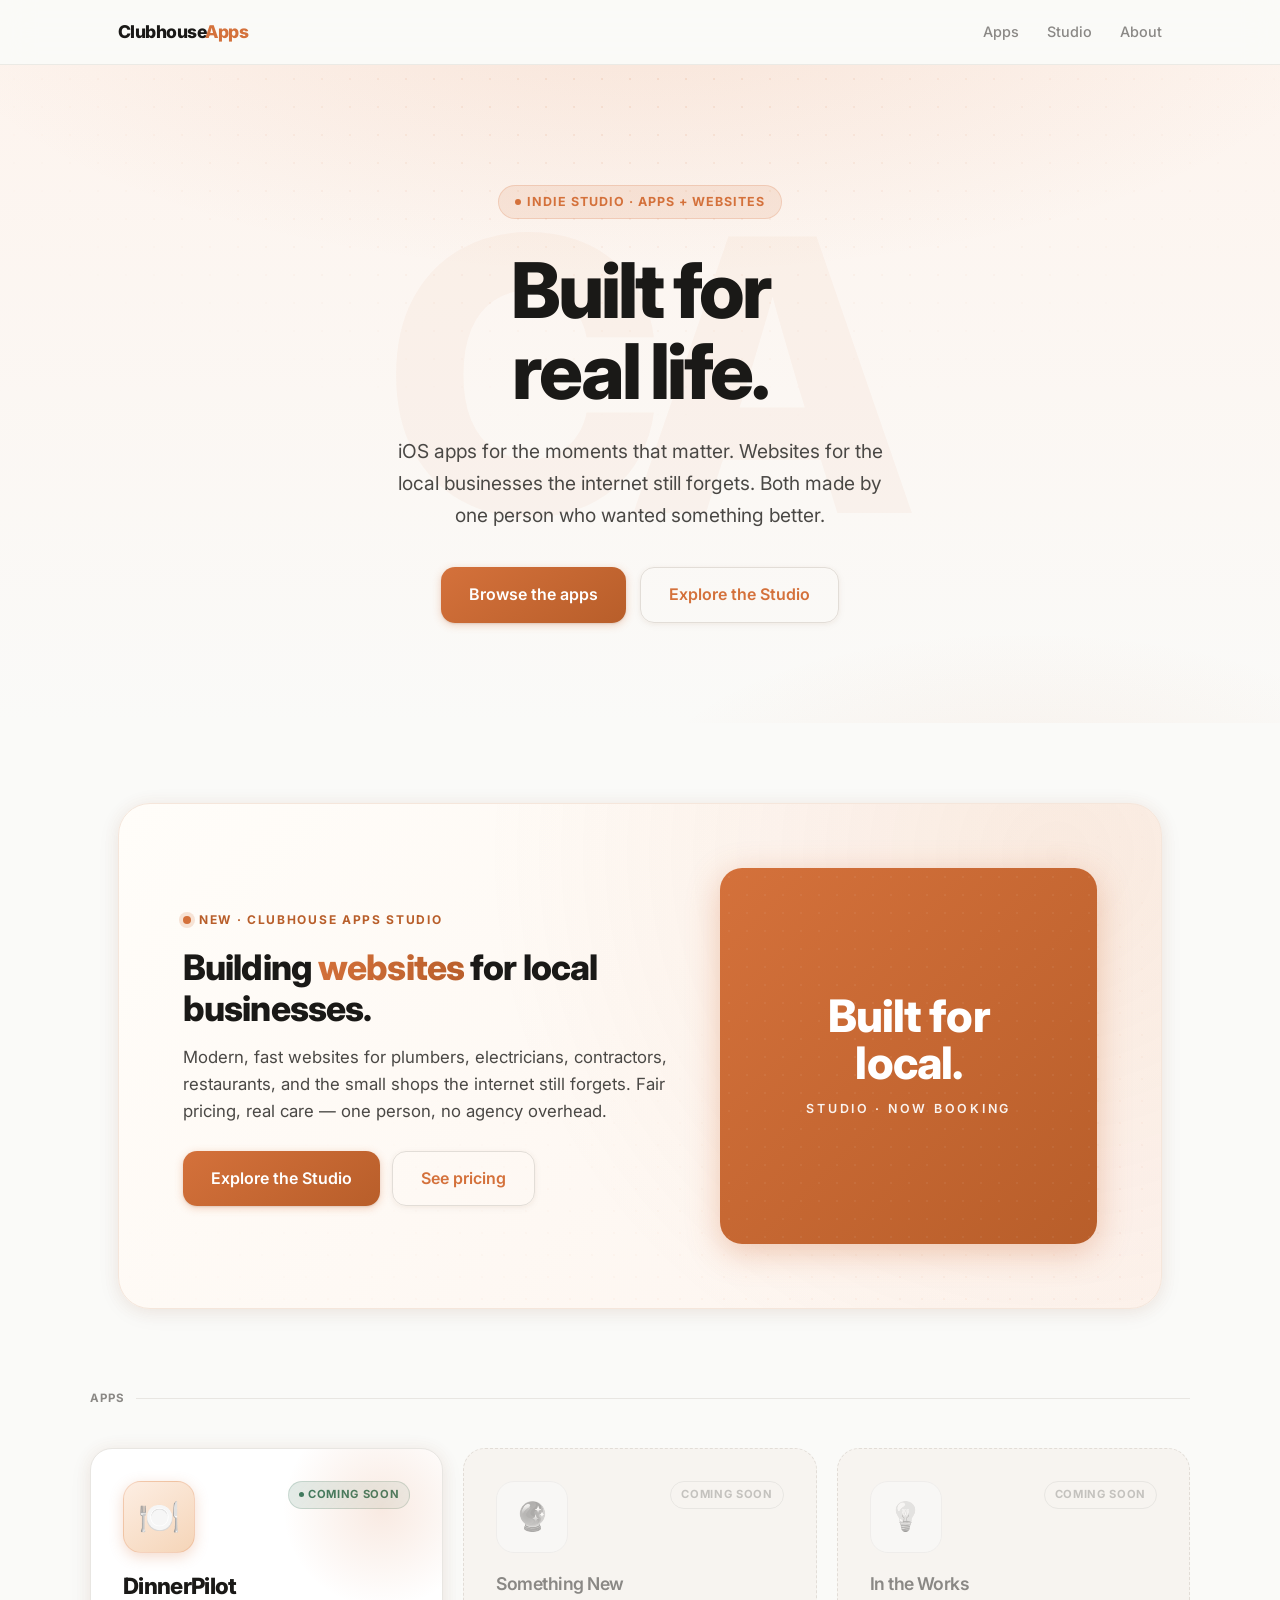
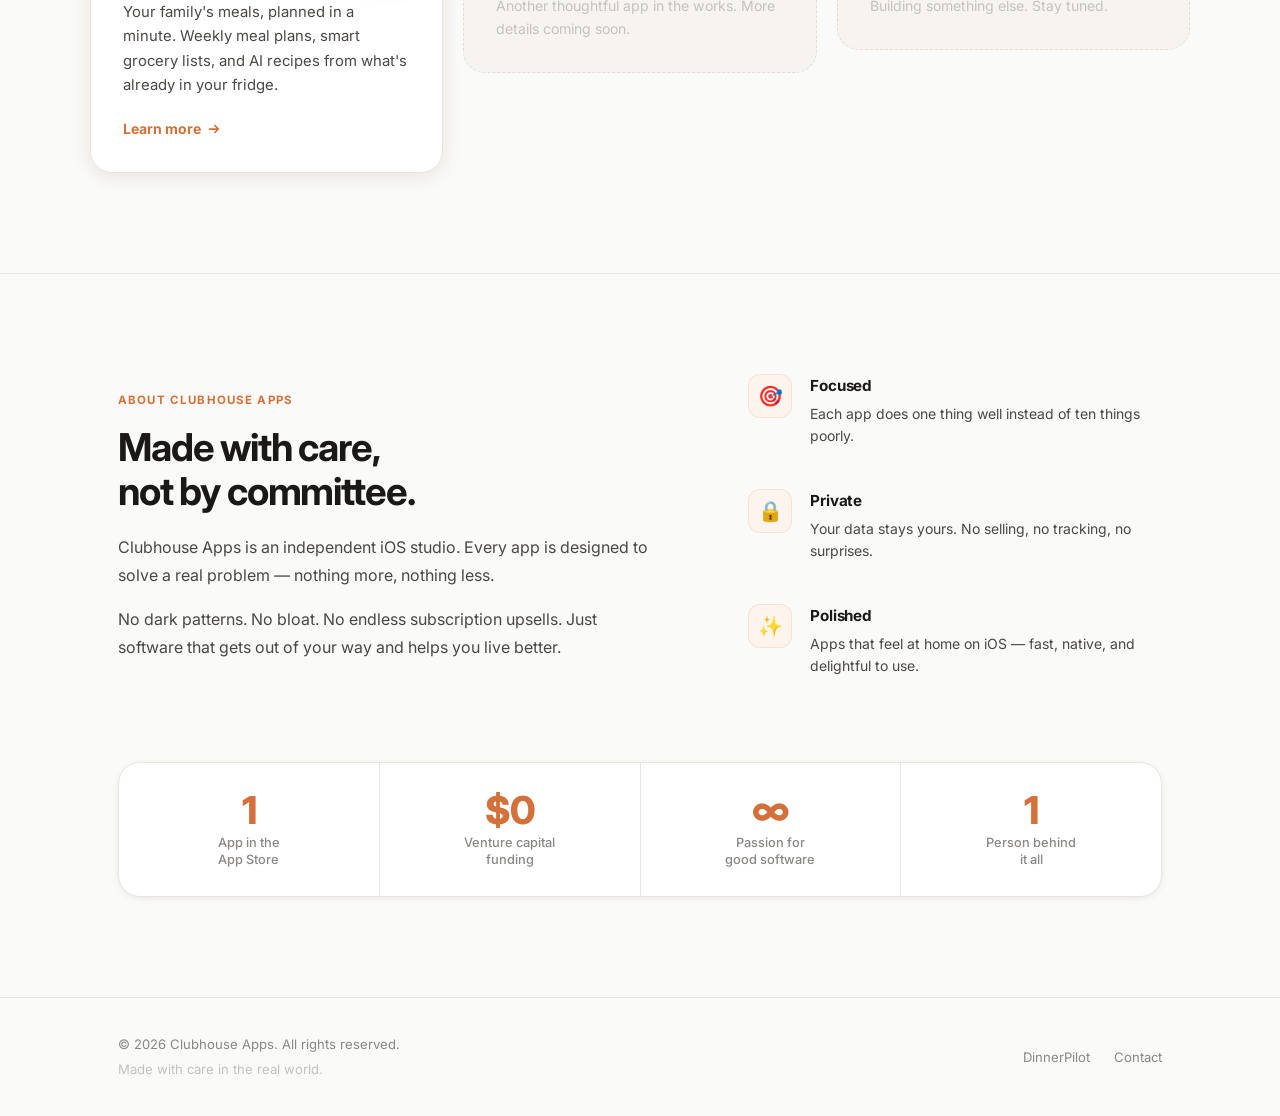
<file: index.html>
<!DOCTYPE html>
<html lang="en">
<head>
  <meta charset="UTF-8" />
  <meta name="viewport" content="width=device-width, initial-scale=1.0" />
  <title>Clubhouse Apps — Apps built for real life</title>
  <meta name="description" content="Clubhouse Apps makes thoughtful iOS apps designed to simplify everyday life for families." />
  <link rel="preconnect" href="https://fonts.googleapis.com" />
  <link rel="preconnect" href="https://fonts.gstatic.com" crossorigin />
  <link href="https://fonts.googleapis.com/css2?family=Inter:wght@400;500;600;700;800&display=swap" rel="stylesheet" />
  <link rel="stylesheet" href="assets/shared.css" />
  <style>

    /* ── Nav ── */
    .wordmark {
      font-size: 1.1rem; font-weight: 800;
      letter-spacing: -0.03em; color: var(--ink);
    }
    .wordmark span { color: var(--dp-orange); }
    .nav-links { display: flex; gap: 28px; }
    .nav-links a {
      font-size: 0.9rem; font-weight: 500;
      color: var(--ink-soft); transition: color 0.15s;
    }
    .nav-links a:hover { color: var(--ink); }

    /* ── Hero ── */
    .hero {
      position: relative; overflow: hidden;
      padding: 120px 0 100px;
      text-align: center;
    }

    /* Warm gradient backdrop */
    .hero::before {
      content: '';
      position: absolute; inset: 0;
      background:
        radial-gradient(ellipse 80% 60% at 50% -10%, rgba(212,113,59,0.12) 0%, transparent 70%),
        radial-gradient(ellipse 50% 40% at 80% 110%, rgba(212,113,59,0.07) 0%, transparent 60%),
        linear-gradient(180deg, var(--dp-orange-pale) 0%, var(--surface) 100%);
      z-index: 0;
    }

    /* Decorative dot-grid */
    .hero::after {
      content: '';
      position: absolute; inset: 0;
      background-image: radial-gradient(circle, rgba(212,113,59,0.12) 1px, transparent 1px);
      background-size: 28px 28px;
      mask-image: radial-gradient(ellipse 70% 70% at 50% 0%, black 0%, transparent 80%);
      -webkit-mask-image: radial-gradient(ellipse 70% 70% at 50% 0%, black 0%, transparent 80%);
      z-index: 0;
    }

    .hero-inner {
      position: relative; z-index: 1;
      max-width: 1100px; margin: 0 auto; padding: 0 28px;
    }

    /* Faint "CA" monogram */
    .hero-monogram {
      position: absolute;
      top: 50%; left: 50%;
      transform: translate(-50%, -55%);
      font-size: clamp(220px, 30vw, 380px);
      font-weight: 800;
      letter-spacing: -0.05em;
      color: rgba(212,113,59,0.05);
      line-height: 1;
      user-select: none;
      pointer-events: none;
      z-index: 0;
    }

    .hero-eyebrow {
      display: inline-flex; align-items: center; gap: 6px;
      background: rgba(212,113,59,0.12);
      border: 1px solid rgba(212,113,59,0.2);
      color: var(--dp-orange);
      font-size: 0.78rem; font-weight: 700;
      letter-spacing: 0.08em; text-transform: uppercase;
      padding: 6px 16px; border-radius: 100px; margin-bottom: 32px;
    }
    .hero-eyebrow::before {
      content: '';
      width: 6px; height: 6px;
      border-radius: 50%;
      background: var(--dp-orange);
    }

    .hero h1 {
      max-width: 780px;
      margin: 0 auto 24px;
    }

    .hero-sub {
      font-size: 1.2rem;
      color: var(--ink-mid);
      max-width: 500px;
      margin: 0 auto 0;
      line-height: 1.65;
    }

    /* ── Section label ── */
    .section-label {
      display: flex; align-items: center; gap: 10px;
      margin-bottom: 40px;
    }
    .section-label span {
      font-size: 0.72rem; font-weight: 700;
      letter-spacing: 0.1em; text-transform: uppercase;
      color: var(--ink-soft);
    }
    .section-label::after {
      content: ''; flex: 1;
      height: 1px; background: var(--border);
    }

    /* ── Apps section ── */
    .apps-section { padding: 80px 0 100px; }

    .apps-grid {
      display: grid;
      grid-template-columns: 1fr 1fr 1fr;
      gap: 20px;
      align-items: start;
    }

    /* Live app card — prominent */
    .app-card {
      padding: 32px;
      display: flex; flex-direction: column; gap: 20px;
      transition: transform 0.22s var(--ease-out), box-shadow 0.22s var(--ease-out);
      position: relative; overflow: hidden;
    }
    .app-card:hover {
      transform: translateY(-6px);
      box-shadow: var(--shadow-float);
    }
    .app-card-live {
      grid-column: 1;
      grid-row: 1;
    }

    /* Warm illustrated bg inside the DinnerPilot card */
    .app-card-live::before {
      content: '';
      position: absolute; top: -40px; right: -40px;
      width: 200px; height: 200px;
      border-radius: 50%;
      background: radial-gradient(circle, rgba(212,113,59,0.15) 0%, transparent 70%);
      pointer-events: none;
    }

    .app-icon-wrap {
      display: flex; align-items: flex-start; justify-content: space-between;
    }
    .app-icon {
      width: 72px; height: 72px; border-radius: 18px;
      display: flex; align-items: center; justify-content: center;
      font-size: 34px; flex-shrink: 0;
      box-shadow: 0 4px 14px rgba(212,113,59,0.25);
    }
    .app-icon.dp {
      background: linear-gradient(145deg, #FDEEE3 0%, #F5D5B8 100%);
      border: 1px solid rgba(212,113,59,0.2);
    }

    .badge {
      display: inline-flex; align-items: center; gap: 4px;
      font-size: 0.7rem; font-weight: 700;
      letter-spacing: 0.06em; text-transform: uppercase;
      padding: 4px 10px; border-radius: 100px;
    }
    .badge-live {
      background: linear-gradient(135deg, rgba(61,122,95,0.15) 0%, rgba(61,122,95,0.08) 100%);
      color: var(--dp-green);
      border: 1px solid rgba(61,122,95,0.2);
    }
    .badge-live::before {
      content: '';
      width: 5px; height: 5px;
      border-radius: 50%;
      background: var(--dp-green);
    }
    .badge-soon {
      background: var(--surface-warm);
      color: var(--ink-faint);
      border: 1px solid var(--border);
    }

    .app-card h2 {
      font-size: 1.4rem; font-weight: 800;
      letter-spacing: -0.03em; line-height: 1.2;
    }
    .app-card p { font-size: 0.93rem; color: var(--ink-mid); line-height: 1.65; flex: 1; }

    .app-card-link {
      display: inline-flex; align-items: center; gap: 6px;
      font-size: 0.88rem; font-weight: 700;
      color: var(--dp-orange);
    }
    .app-card-link svg { transition: transform 0.18s var(--ease-out); }
    .app-card:hover .app-card-link svg { transform: translateX(4px); }

    /* Placeholder cards — clearly secondary */
    .app-card-placeholder {
      opacity: 1;
      background: var(--surface-warm);
      border: 1px dashed var(--border-warm);
      box-shadow: none;
    }
    .app-card-placeholder h2 { color: var(--ink-soft); font-size: 1.1rem; font-weight: 600; }
    .app-card-placeholder p { color: var(--ink-faint); font-size: 0.88rem; }
    .app-card-placeholder .app-icon {
      background: var(--surface);
      border: 1px solid var(--border);
      box-shadow: none;
      filter: saturate(0) opacity(0.5);
    }
    .app-card-placeholder:hover {
      transform: none;
      box-shadow: none;
    }

    /* ── Stats row ── */
    .stats-row {
      display: flex; gap: 0;
      border: 1px solid var(--border);
      border-radius: var(--radius-lg);
      overflow: hidden;
      background: var(--card);
      box-shadow: var(--shadow-soft);
    }
    .stat {
      flex: 1; padding: 28px 24px;
      text-align: center;
      border-right: 1px solid var(--border);
    }
    .stat:last-child { border-right: none; }
    .stat-value {
      font-size: clamp(1.8rem, 3vw, 2.4rem);
      font-weight: 800;
      letter-spacing: -0.04em;
      color: var(--dp-orange);
      line-height: 1;
      margin-bottom: 6px;
    }
    .stat-label {
      font-size: 0.8rem; font-weight: 500;
      color: var(--ink-soft);
      line-height: 1.3;
    }

    /* ── About ── */
    .about-section {
      padding: 80px 0 100px;
      border-top: 1px solid var(--border);
    }
    .about-grid {
      display: grid;
      grid-template-columns: 1.1fr 0.9fr;
      gap: 80px;
      align-items: center;
      margin-bottom: 64px;
    }
    .about-eyebrow {
      font-size: 0.72rem; font-weight: 700;
      letter-spacing: 0.1em; text-transform: uppercase;
      color: var(--dp-orange); margin-bottom: 16px;
    }
    .about-grid h2 { margin-bottom: 20px; }
    .about-grid p { color: var(--ink-mid); margin-bottom: 16px; font-size: 1rem; line-height: 1.75; }
    .about-grid p:last-child { margin-bottom: 0; }

    .values { display: flex; flex-direction: column; gap: 2px; }
    .value {
      display: flex; gap: 18px; align-items: flex-start;
      padding: 20px; border-radius: var(--radius-md);
      transition: background 0.15s;
    }
    .value:hover { background: var(--dp-orange-pale); }
    .value-icon {
      width: 44px; height: 44px; border-radius: 12px;
      background: var(--dp-orange-pale);
      border: 1px solid rgba(212,113,59,0.15);
      color: var(--dp-orange);
      display: flex; align-items: center; justify-content: center;
      font-size: 20px; flex-shrink: 0;
    }
    .value h3 { font-size: 0.95rem; font-weight: 700; margin-bottom: 4px; letter-spacing: -0.01em; }
    .value p { font-size: 0.875rem; color: var(--ink-mid); margin: 0; line-height: 1.6; }

    /* ── Footer ── */
    footer {
      border-top: 1px solid var(--border);
      padding: 36px 0;
    }
    .footer-inner {
      max-width: 1100px; margin: 0 auto; padding: 0 28px;
      display: flex; justify-content: space-between; align-items: center;
      flex-wrap: wrap; gap: 14px;
    }
    .footer-left { display: flex; flex-direction: column; gap: 4px; }
    footer p { font-size: 0.82rem; color: var(--ink-soft); }
    .footer-made {
      font-size: 0.82rem; color: var(--ink-faint);
    }
    .footer-links { display: flex; gap: 24px; align-items: center; }
    .footer-links a {
      font-size: 0.82rem; color: var(--ink-soft);
      transition: color 0.15s;
    }
    .footer-links a:hover { color: var(--ink); }

    /* ── Responsive ── */
    @media (max-width: 860px) {
      .apps-grid { grid-template-columns: 1fr; }
      .about-grid { grid-template-columns: 1fr; gap: 48px; }
      .stats-row { flex-direction: column; border-radius: var(--radius-md); }
      .stat { border-right: none; border-bottom: 1px solid var(--border); }
      .stat:last-child { border-bottom: none; }
    }
    @media (max-width: 600px) {
      .nav-links { display: none; }
      .hero { padding: 80px 0 72px; }
      .footer-inner { flex-direction: column; align-items: flex-start; }
    }
  </style>
</head>
<body>

  <nav>
    <div class="nav-inner">
      <a href="/" class="wordmark">Clubhouse<span>Apps</span></a>
      <div class="nav-links">
        <a href="#apps">Apps</a>
        <a href="/studio/">Studio</a>
        <a href="#about">About</a>
      </div>
    </div>
  </nav>

  <!-- Hero -->
  <section class="hero">
    <div class="hero-monogram">CA</div>
    <div class="hero-inner">
      <div class="hero-eyebrow">Indie Studio · Apps + Websites</div>
      <h1 class="display">Built for<br>real life.</h1>
      <p class="hero-sub">iOS apps for the moments that matter. Websites for the local businesses the internet still forgets. Both made by one person who wanted something better.</p>
      <div class="hero-actions" style="margin-top: 36px; display: flex; gap: 14px; justify-content: center; flex-wrap: wrap;">
        <a href="#apps" class="btn btn-primary">Browse the apps</a>
        <a href="/studio/" class="btn btn-outline">Explore the Studio</a>
      </div>
    </div>
  </section>

  <!-- Studio promo (added 2026-05-30) -->
  <style>
    .studio-promo {
      position: relative;
      margin-top: 80px;
      padding: 64px;
      background:
        radial-gradient(circle at 90% 10%, rgba(212,113,59,.10), transparent 55%),
        linear-gradient(135deg, #FFFDF9 0%, #FDF4EE 100%);
      border: 1px solid var(--dp-orange-light);
      border-radius: var(--radius-xl);
      overflow: hidden;
      display: grid;
      grid-template-columns: 1.3fr 1fr;
      gap: 48px;
      align-items: center;
      box-shadow: var(--shadow-card);
    }
    .studio-promo::before {
      content: "";
      position: absolute;
      inset: 0;
      background-image: radial-gradient(circle, rgba(212,113,59,.06) 1px, transparent 1px);
      background-size: 22px 22px;
      mask-image: linear-gradient(to bottom right, transparent 40%, black 100%);
      -webkit-mask-image: linear-gradient(to bottom right, transparent 40%, black 100%);
      pointer-events: none;
    }
    .studio-promo > * { position: relative; }
    .studio-promo .promo-eyebrow {
      display: inline-flex;
      align-items: center;
      gap: 8px;
      font-size: 0.75rem;
      font-weight: 700;
      letter-spacing: .14em;
      text-transform: uppercase;
      color: var(--dp-orange-deep);
      margin-bottom: 18px;
    }
    .studio-promo .promo-eyebrow .dot {
      width: 8px; height: 8px;
      border-radius: 50%;
      background: var(--dp-orange);
      box-shadow: 0 0 0 4px rgba(212,113,59,.18);
    }
    .studio-promo h3 {
      font-size: clamp(1.6rem, 3vw, 2.2rem);
      font-weight: 800;
      letter-spacing: -0.025em;
      color: var(--ink);
      margin: 0 0 16px;
      line-height: 1.15;
    }
    .studio-promo h3 em {
      font-style: normal;
      background: linear-gradient(120deg, var(--dp-orange), var(--dp-orange-deep));
      -webkit-background-clip: text;
      background-clip: text;
      color: transparent;
    }
    .studio-promo p {
      color: var(--ink-mid);
      margin: 0 0 26px;
      font-size: 1.05rem;
      line-height: 1.6;
      max-width: 520px;
    }
    .studio-promo .promo-actions {
      display: flex;
      gap: 12px;
      flex-wrap: wrap;
    }
    .studio-promo .promo-visual {
      aspect-ratio: 1 / 1;
      background:
        linear-gradient(135deg, var(--dp-orange) 0%, var(--dp-orange-deep) 100%);
      border-radius: var(--radius-lg);
      display: grid;
      place-items: center;
      color: #fff;
      text-align: center;
      padding: 32px;
      box-shadow: var(--shadow-orange);
      position: relative;
      overflow: hidden;
    }
    .studio-promo .promo-visual::after {
      content: "";
      position: absolute;
      inset: 0;
      background-image: radial-gradient(circle, rgba(255,255,255,.10) 1px, transparent 1px);
      background-size: 18px 18px;
      opacity: .5;
    }
    .studio-promo .promo-visual > * { position: relative; }
    .studio-promo .promo-visual .big {
      font-size: clamp(2rem, 4vw, 2.8rem);
      font-weight: 800;
      letter-spacing: -0.02em;
      line-height: 1.05;
      margin-bottom: 12px;
    }
    .studio-promo .promo-visual .sml {
      font-size: 0.78rem;
      letter-spacing: .22em;
      text-transform: uppercase;
      font-weight: 600;
      opacity: .92;
    }
    @media (max-width: 860px) {
      .studio-promo {
        grid-template-columns: 1fr;
        padding: 40px 32px;
        gap: 32px;
      }
      .studio-promo .promo-visual { aspect-ratio: 16/10; order: -1; }
    }
  </style>

  <section>
    <div class="container">
      <div class="studio-promo">
        <div>
          <span class="promo-eyebrow">
            <span class="dot"></span>
            New · Clubhouse Apps Studio
          </span>
          <h3>Building <em>websites</em> for local businesses.</h3>
          <p>Modern, fast websites for plumbers, electricians, contractors, restaurants, and the small shops the internet still forgets. Fair pricing, real care — one person, no agency overhead.</p>
          <div class="promo-actions">
            <a href="studio/" class="btn btn-primary">Explore the Studio</a>
            <a href="studio/#pricing" class="btn btn-outline">See pricing</a>
          </div>
        </div>
        <div class="promo-visual" aria-hidden="true">
          <div>
            <div class="big">Built for<br>local.</div>
            <div class="sml">Studio · Now booking</div>
          </div>
        </div>
      </div>
    </div>
  </section>

  <!-- Apps -->
  <section id="apps" class="apps-section container">
    <div class="section-label">
      <span>Apps</span>
    </div>
    <div class="apps-grid">

      <!-- DinnerPilot — live card -->
      <a href="/dinnerpilot" class="card app-card app-card-live">
        <div class="app-icon-wrap">
          <div class="app-icon dp">🍽️</div>
          <span class="badge badge-live">Coming Soon</span>
        </div>
        <div>
          <h2>DinnerPilot</h2>
          <p>Your family's meals, planned in a minute. Weekly meal plans, smart grocery lists, and AI recipes from what's already in your fridge.</p>
        </div>
        <span class="app-card-link">
          Learn more
          <svg width="14" height="14" fill="none" viewBox="0 0 16 16">
            <path d="M3 8h10M9 4l4 4-4 4" stroke="currentColor" stroke-width="2" stroke-linecap="round" stroke-linejoin="round"/>
          </svg>
        </span>
      </a>

      <!-- Placeholder 2 -->
      <div class="card app-card app-card-placeholder">
        <div class="app-icon-wrap">
          <div class="app-icon" style="font-size:28px;">🔮</div>
          <span class="badge badge-soon">Coming Soon</span>
        </div>
        <div>
          <h2>Something New</h2>
          <p>Another thoughtful app in the works. More details coming soon.</p>
        </div>
      </div>

      <!-- Placeholder 3 -->
      <div class="card app-card app-card-placeholder">
        <div class="app-icon-wrap">
          <div class="app-icon" style="font-size:28px;">💡</div>
          <span class="badge badge-soon">Coming Soon</span>
        </div>
        <div>
          <h2>In the Works</h2>
          <p>Building something else. Stay tuned.</p>
        </div>
      </div>

    </div>
  </section>

  <!-- About -->
  <section id="about" class="about-section">
    <div class="container">

      <div class="about-grid">
        <div>
          <div class="about-eyebrow">About Clubhouse Apps</div>
          <h2 class="headline">Made with care,<br>not by committee.</h2>
          <p>Clubhouse Apps is an independent iOS studio. Every app is designed to solve a real problem — nothing more, nothing less.</p>
          <p>No dark patterns. No bloat. No endless subscription upsells. Just software that gets out of your way and helps you live better.</p>
        </div>
        <div class="values">
          <div class="value">
            <div class="value-icon">🎯</div>
            <div>
              <h3>Focused</h3>
              <p>Each app does one thing well instead of ten things poorly.</p>
            </div>
          </div>
          <div class="value">
            <div class="value-icon">🔒</div>
            <div>
              <h3>Private</h3>
              <p>Your data stays yours. No selling, no tracking, no surprises.</p>
            </div>
          </div>
          <div class="value">
            <div class="value-icon">✨</div>
            <div>
              <h3>Polished</h3>
              <p>Apps that feel at home on iOS — fast, native, and delightful to use.</p>
            </div>
          </div>
        </div>
      </div>

      <!-- Stats row -->
      <div class="stats-row">
        <div class="stat">
          <div class="stat-value">1</div>
          <div class="stat-label">App in the<br>App Store</div>
        </div>
        <div class="stat">
          <div class="stat-value">$0</div>
          <div class="stat-label">Venture capital<br>funding</div>
        </div>
        <div class="stat">
          <div class="stat-value">∞</div>
          <div class="stat-label">Passion for<br>good software</div>
        </div>
        <div class="stat">
          <div class="stat-value">1</div>
          <div class="stat-label">Person behind<br>it all</div>
        </div>
      </div>

    </div>
  </section>

  <footer>
    <div class="footer-inner">
      <div class="footer-left">
        <p>© 2026 Clubhouse Apps. All rights reserved.</p>
        <span class="footer-made">Made with care in the real world.</span>
      </div>
      <div class="footer-links">
        <a href="/dinnerpilot">DinnerPilot</a>
        <a href="mailto:dave@clubhouseapps.com">Contact</a>
      </div>
    </div>
  </footer>

</body>
</html>
</file>
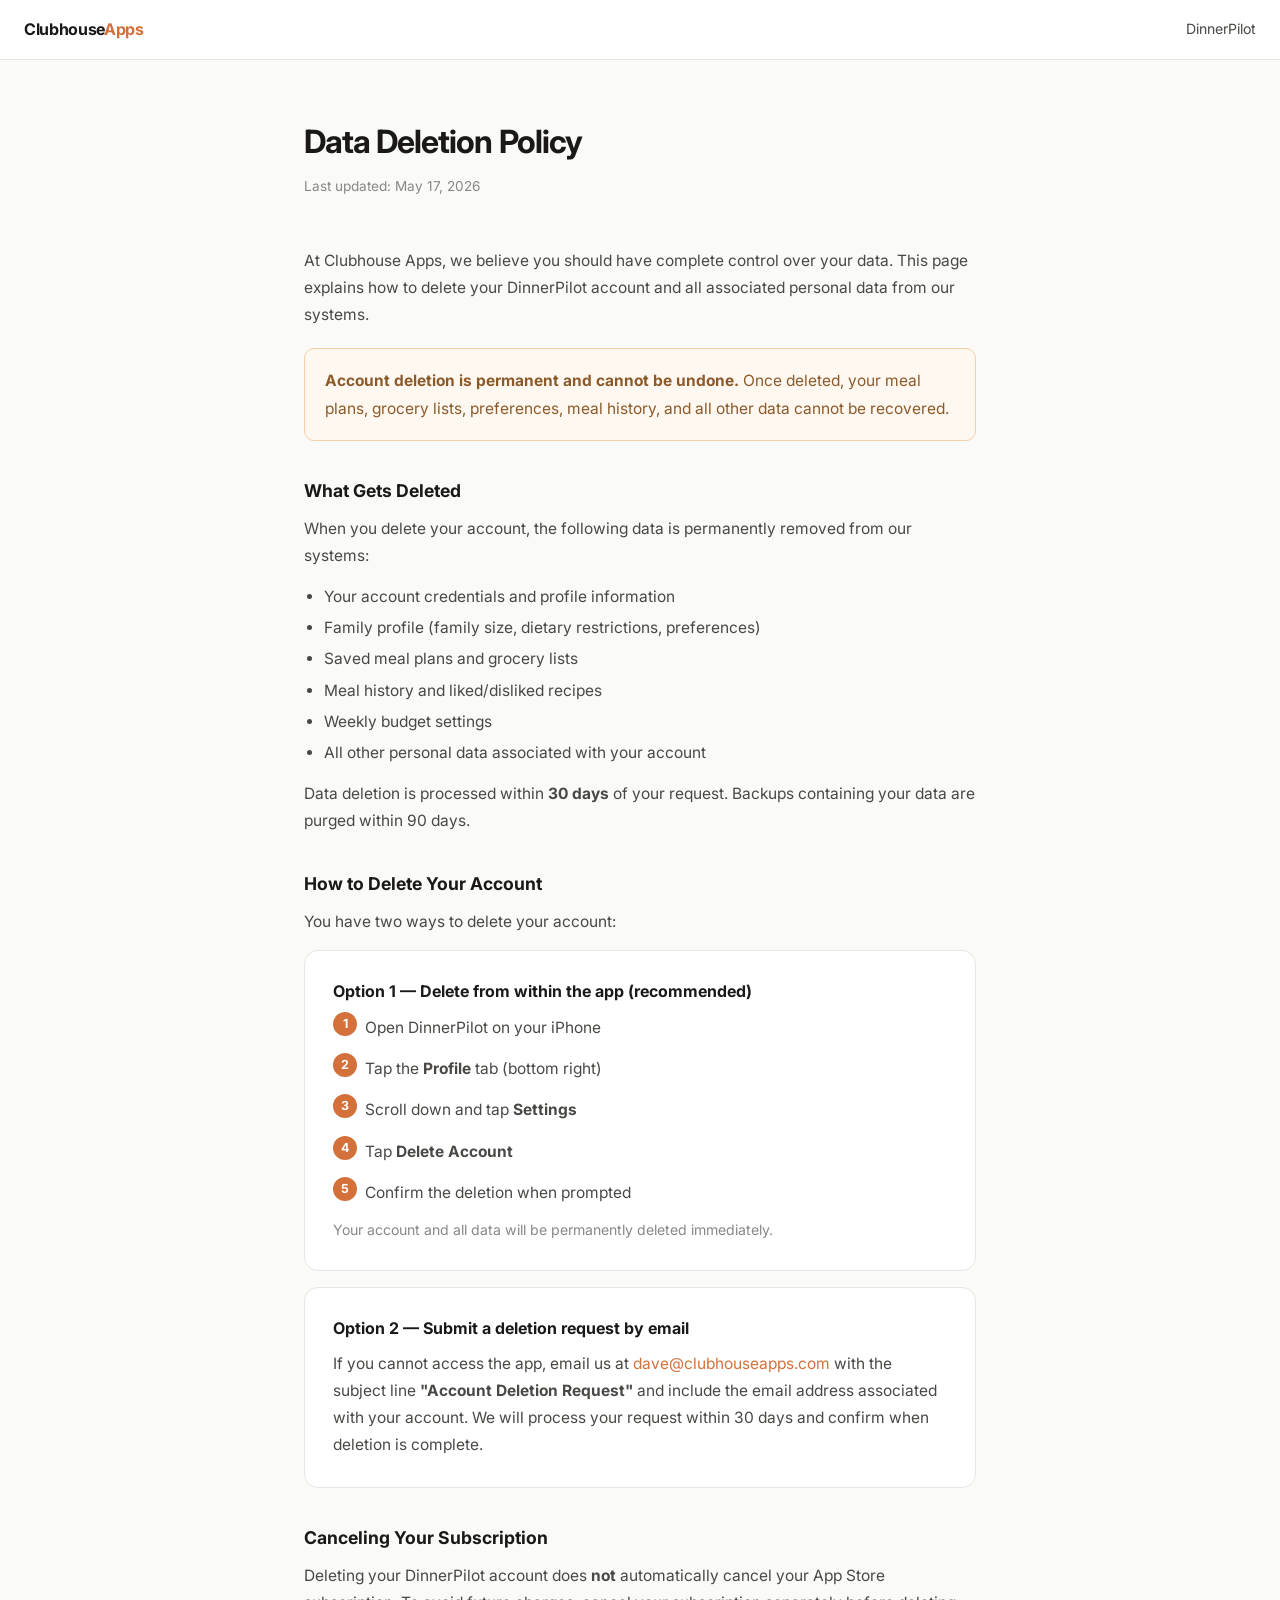
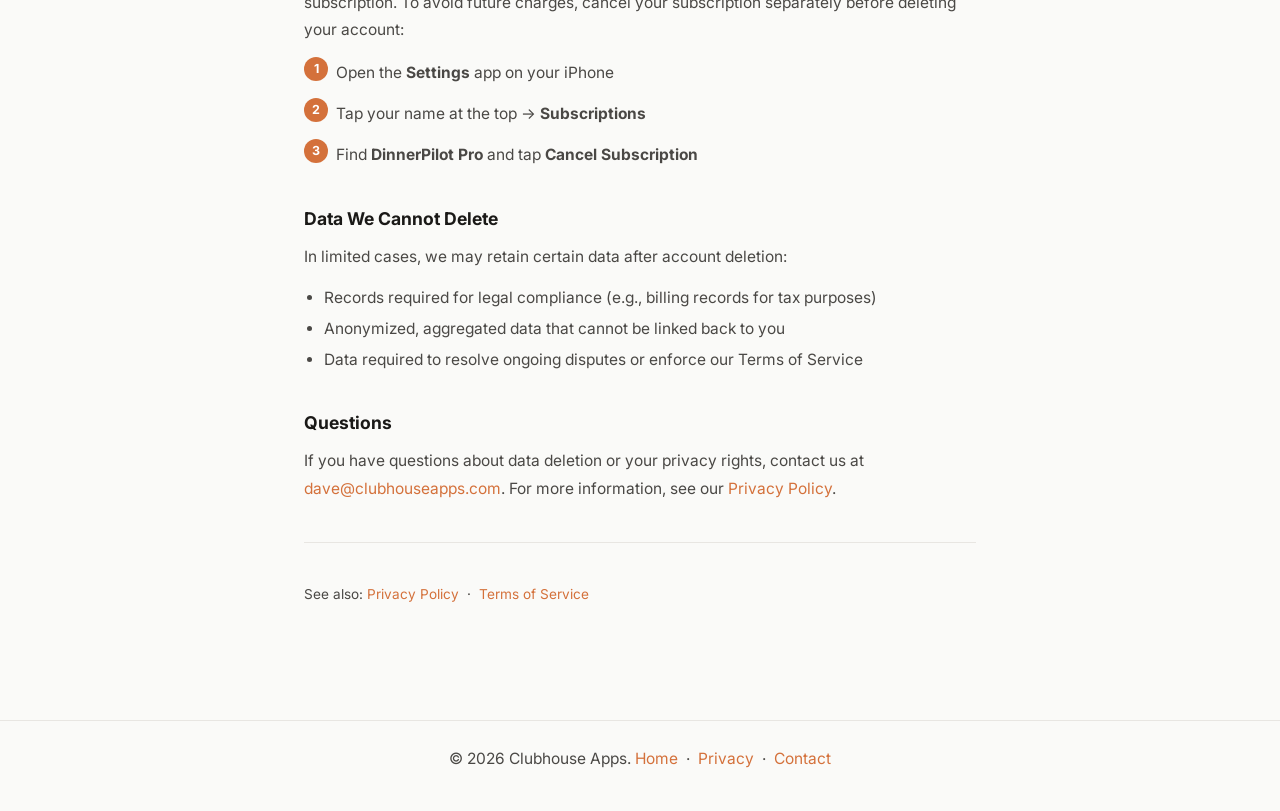
<file: data-deletion/index.html>
<!DOCTYPE html>
<html lang="en">
<head>
  <meta charset="UTF-8" />
  <meta name="viewport" content="width=device-width, initial-scale=1.0" />
  <title>Data Deletion — DinnerPilot &amp; Clubhouse Apps</title>
  <link rel="preconnect" href="https://fonts.googleapis.com" />
  <link href="https://fonts.googleapis.com/css2?family=Inter:wght@400;500;600;700&display=swap" rel="stylesheet" />
  <link rel="stylesheet" href="../assets/shared.css" />
  <style>
    nav { border-bottom: 1px solid var(--border); padding: 0 24px; height: 60px; display: flex; align-items: center; justify-content: space-between; background: var(--card); }
    .wordmark { font-weight: 700; font-size: 1rem; letter-spacing: -0.02em; color: var(--ink); }
    .wordmark span { color: var(--dp-orange); }
    nav a { font-size: 0.88rem; color: var(--ink-mid); }
    .legal-wrap { max-width: 720px; margin: 0 auto; padding: 56px 24px 100px; }
    .legal-wrap h1 { font-size: 2rem; font-weight: 700; letter-spacing: -0.03em; margin-bottom: 8px; }
    .updated { font-size: 0.85rem; color: var(--ink-soft); margin-bottom: 48px; }
    h2 { font-size: 1.1rem; font-weight: 700; margin: 36px 0 10px; color: var(--ink); }
    p { font-size: 0.97rem; color: var(--ink-mid); line-height: 1.75; margin-bottom: 14px; }
    ul { padding-left: 20px; margin-bottom: 14px; }
    li { font-size: 0.97rem; color: var(--ink-mid); line-height: 1.75; margin-bottom: 4px; }
    a { color: var(--dp-orange); text-decoration: none; }
    a:hover { text-decoration: underline; }
    .divider { border: none; border-top: 1px solid var(--border); margin: 40px 0; }
    .method-card { background: var(--card); border: 1px solid var(--border); border-radius: 14px; padding: 28px; margin-bottom: 16px; }
    .method-card h3 { font-size: 1rem; font-weight: 700; margin-bottom: 8px; }
    .method-card p { margin-bottom: 0; }
    .step-num { display: inline-flex; align-items: center; justify-content: center; width: 24px; height: 24px; border-radius: 50%; background: var(--dp-orange); color: #fff; font-size: 0.78rem; font-weight: 700; margin-right: 8px; flex-shrink: 0; }
    .step { display: flex; align-items: flex-start; margin-bottom: 12px; }
    .step p { margin-bottom: 0; padding-top: 2px; }
    .warning-box { background: #FFF8F0; border: 1px solid #F5D0A9; border-radius: 10px; padding: 18px 20px; margin: 20px 0; }
    .warning-box p { margin: 0; color: #8B5A2B; }
    footer { border-top: 1px solid var(--border); padding: 24px; text-align: center; font-size: 0.82rem; color: var(--ink-soft); }
  </style>
</head>
<body>
<nav>
  <a href="/" class="wordmark">Clubhouse<span>Apps</span></a>
  <a href="/dinnerpilot">DinnerPilot</a>
</nav>

<div class="legal-wrap">
  <h1>Data Deletion Policy</h1>
  <p class="updated">Last updated: May 17, 2026</p>

  <p>At Clubhouse Apps, we believe you should have complete control over your data. This page explains how to delete your DinnerPilot account and all associated personal data from our systems.</p>

  <div class="warning-box">
    <p><strong>Account deletion is permanent and cannot be undone.</strong> Once deleted, your meal plans, grocery lists, preferences, meal history, and all other data cannot be recovered.</p>
  </div>

  <h2>What Gets Deleted</h2>
  <p>When you delete your account, the following data is permanently removed from our systems:</p>
  <ul>
    <li>Your account credentials and profile information</li>
    <li>Family profile (family size, dietary restrictions, preferences)</li>
    <li>Saved meal plans and grocery lists</li>
    <li>Meal history and liked/disliked recipes</li>
    <li>Weekly budget settings</li>
    <li>All other personal data associated with your account</li>
  </ul>
  <p>Data deletion is processed within <strong>30 days</strong> of your request. Backups containing your data are purged within 90 days.</p>

  <h2>How to Delete Your Account</h2>
  <p>You have two ways to delete your account:</p>

  <div class="method-card">
    <h3>Option 1 — Delete from within the app (recommended)</h3>
    <div class="step"><span class="step-num">1</span><p>Open DinnerPilot on your iPhone</p></div>
    <div class="step"><span class="step-num">2</span><p>Tap the <strong>Profile</strong> tab (bottom right)</p></div>
    <div class="step"><span class="step-num">3</span><p>Scroll down and tap <strong>Settings</strong></p></div>
    <div class="step"><span class="step-num">4</span><p>Tap <strong>Delete Account</strong></p></div>
    <div class="step"><span class="step-num">5</span><p>Confirm the deletion when prompted</p></div>
    <p style="margin-top:12px; font-size:0.88rem; color:var(--ink-soft);">Your account and all data will be permanently deleted immediately.</p>
  </div>

  <div class="method-card">
    <h3>Option 2 — Submit a deletion request by email</h3>
    <p>If you cannot access the app, email us at <a href="mailto:dave@clubhouseapps.com">dave@clubhouseapps.com</a> with the subject line <strong>"Account Deletion Request"</strong> and include the email address associated with your account. We will process your request within 30 days and confirm when deletion is complete.</p>
  </div>

  <h2>Canceling Your Subscription</h2>
  <p>Deleting your DinnerPilot account does <strong>not</strong> automatically cancel your App Store subscription. To avoid future charges, cancel your subscription separately before deleting your account:</p>
  <div class="step"><span class="step-num">1</span><p>Open the <strong>Settings</strong> app on your iPhone</p></div>
  <div class="step"><span class="step-num">2</span><p>Tap your name at the top → <strong>Subscriptions</strong></p></div>
  <div class="step"><span class="step-num">3</span><p>Find <strong>DinnerPilot Pro</strong> and tap <strong>Cancel Subscription</strong></p></div>

  <h2>Data We Cannot Delete</h2>
  <p>In limited cases, we may retain certain data after account deletion:</p>
  <ul>
    <li>Records required for legal compliance (e.g., billing records for tax purposes)</li>
    <li>Anonymized, aggregated data that cannot be linked back to you</li>
    <li>Data required to resolve ongoing disputes or enforce our Terms of Service</li>
  </ul>

  <h2>Questions</h2>
  <p>If you have questions about data deletion or your privacy rights, contact us at <a href="mailto:dave@clubhouseapps.com">dave@clubhouseapps.com</a>. For more information, see our <a href="/privacy">Privacy Policy</a>.</p>

  <hr class="divider" />
  <p style="font-size:0.85rem;">See also: <a href="/privacy">Privacy Policy</a> &nbsp;·&nbsp; <a href="/terms">Terms of Service</a></p>
</div>

<footer>
  <p>© 2026 Clubhouse Apps. <a href="/">Home</a> &nbsp;·&nbsp; <a href="/privacy">Privacy</a> &nbsp;·&nbsp; <a href="mailto:dave@clubhouseapps.com">Contact</a></p>
</footer>
</body>
</html>
</file>
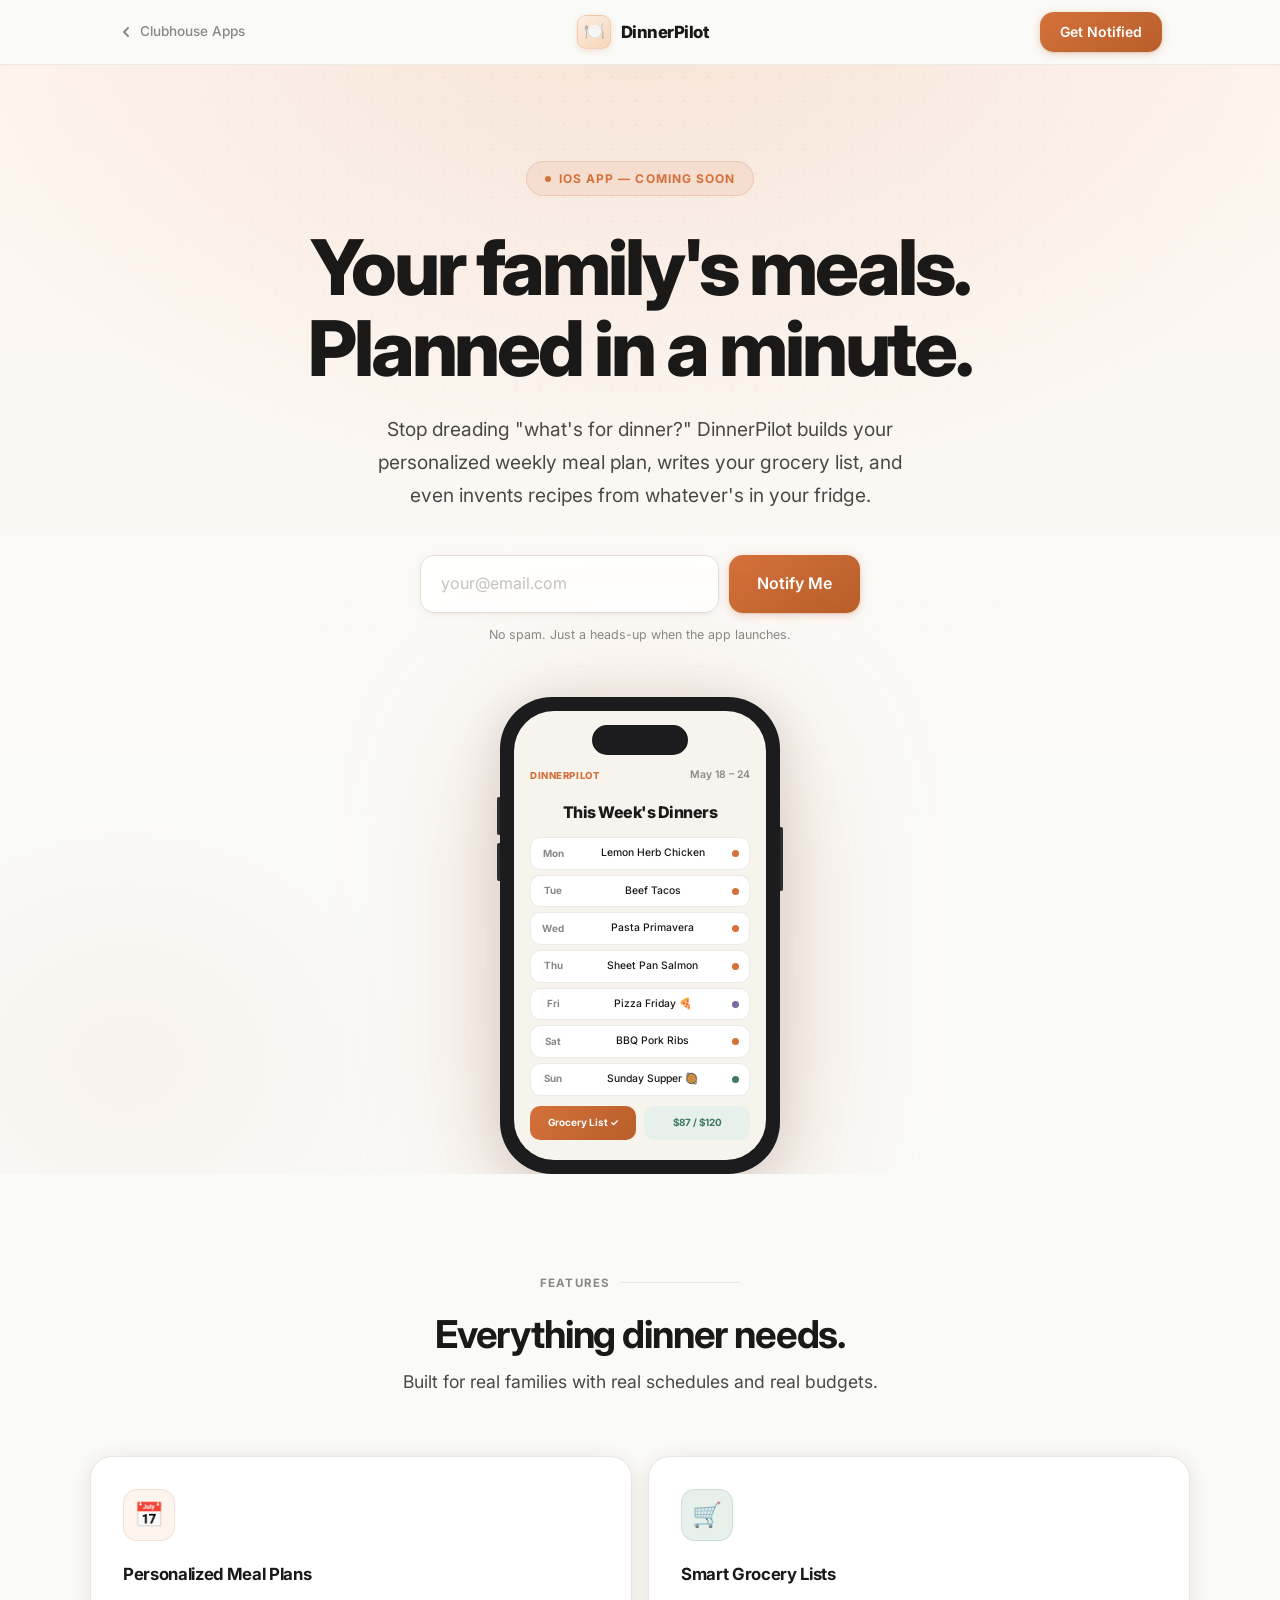
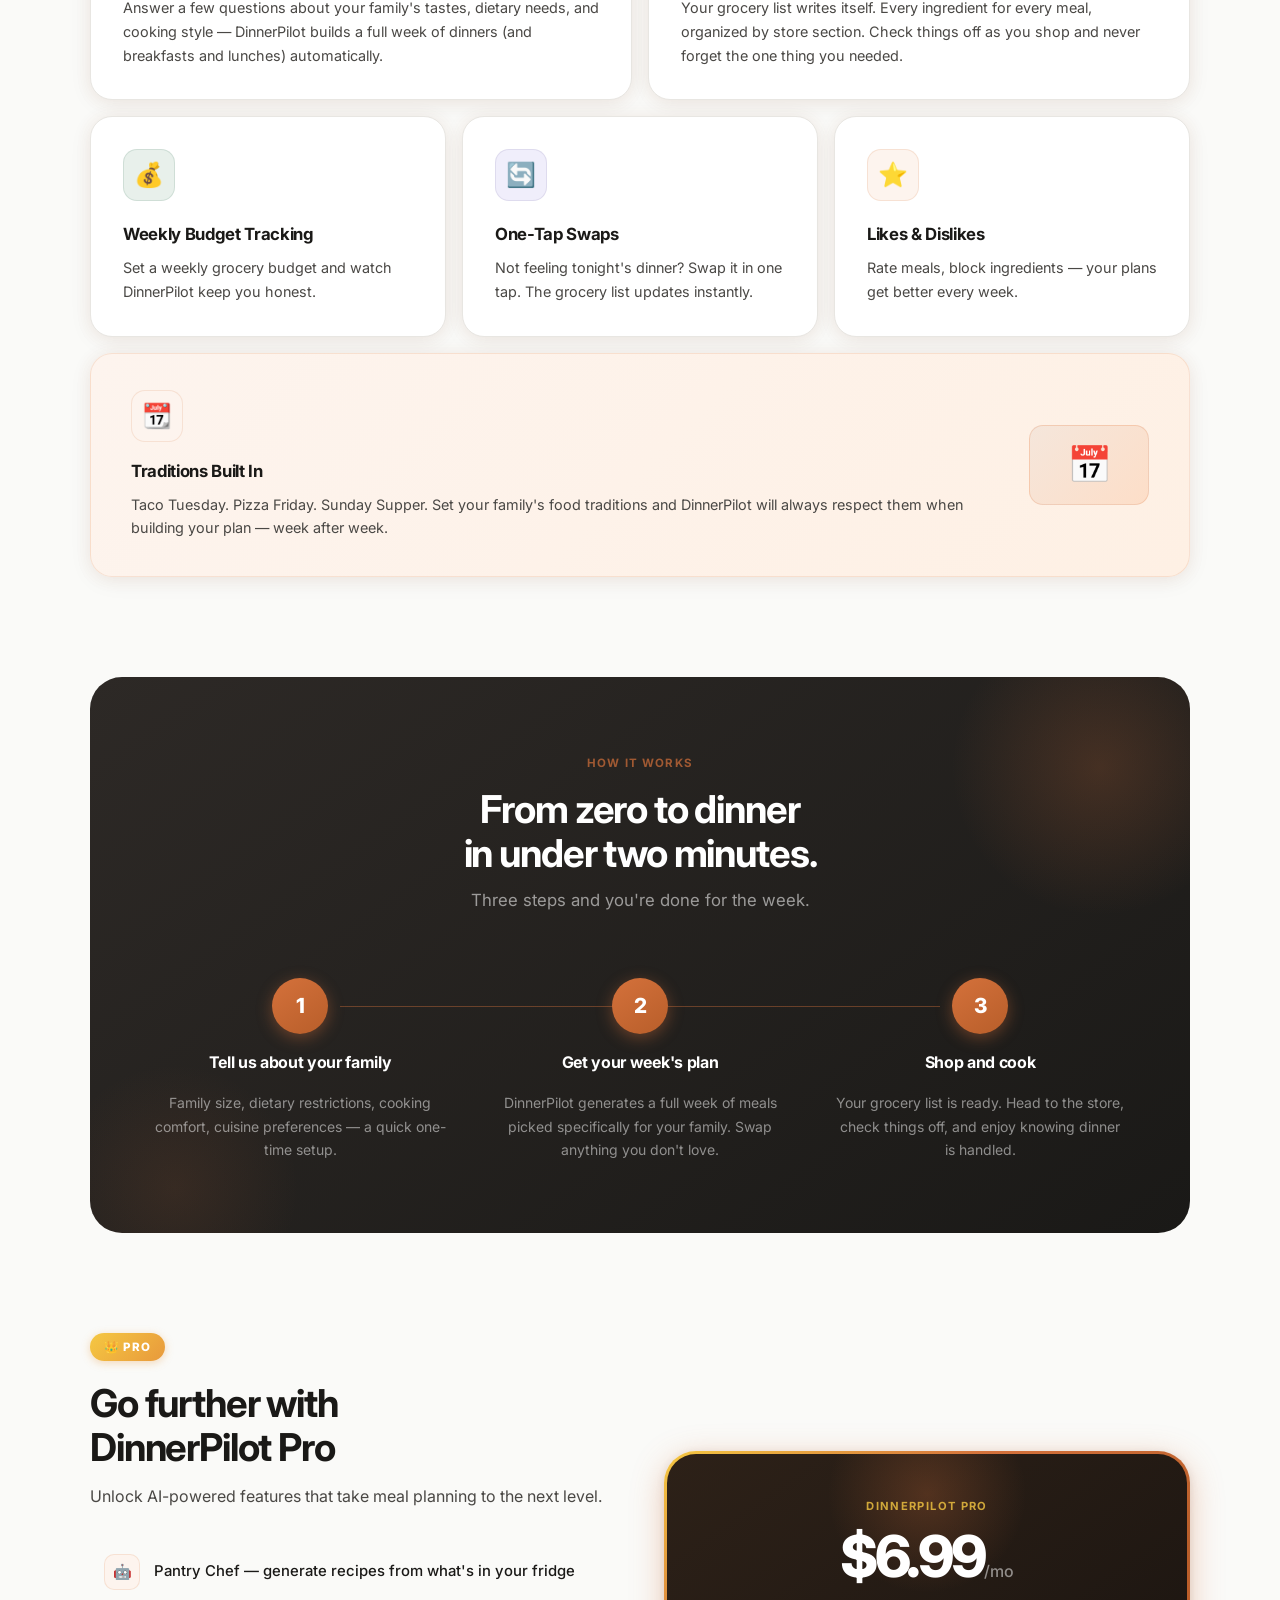
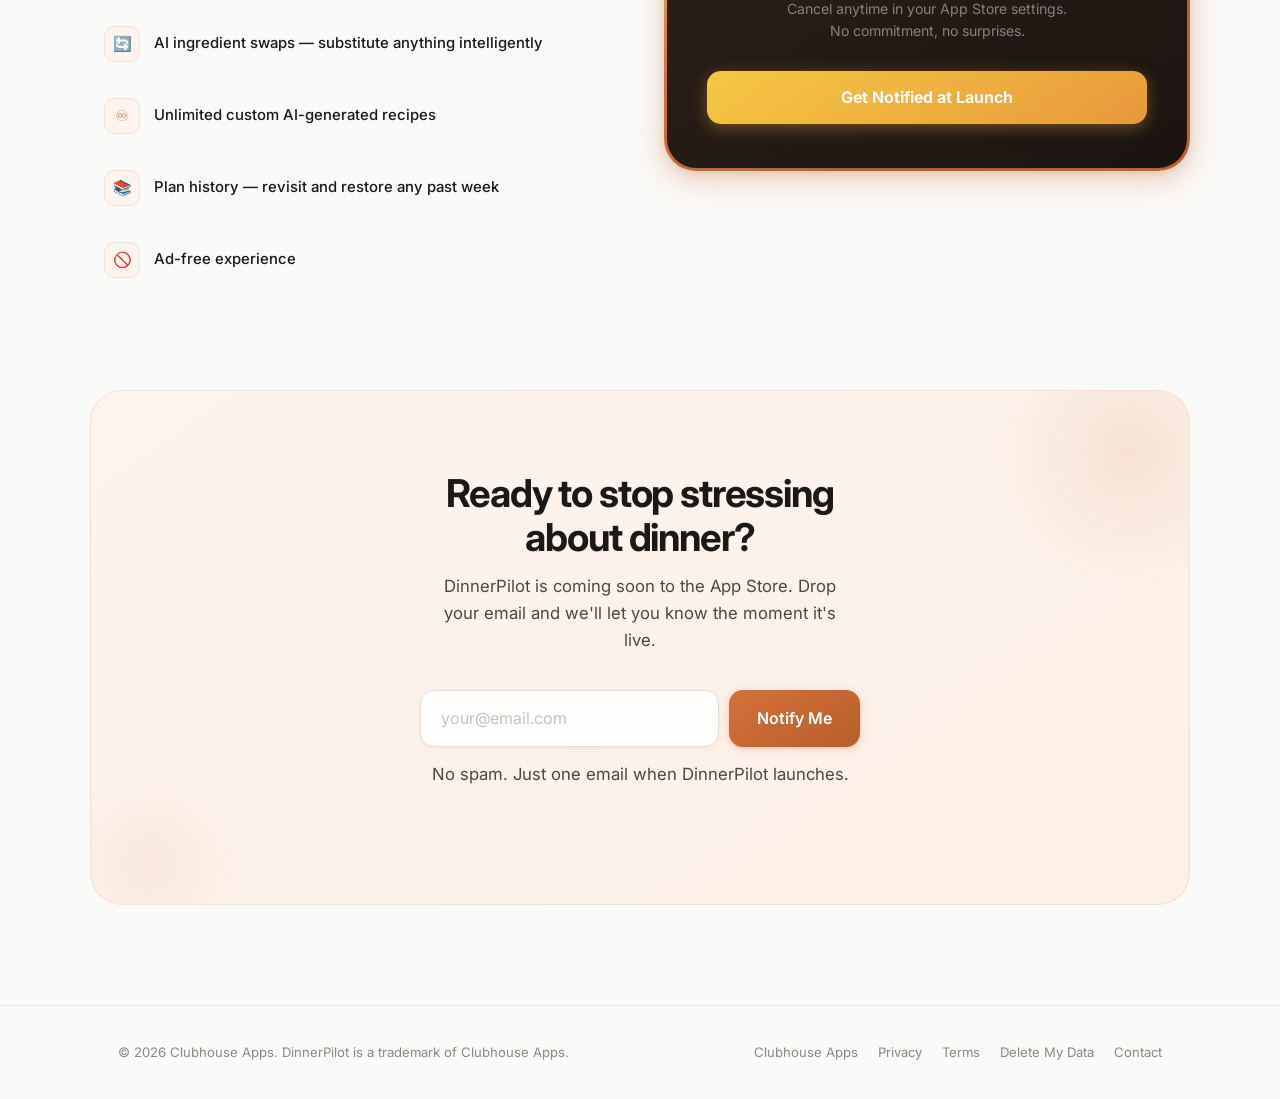
<file: dinnerpilot/index.html>
<!DOCTYPE html>
<html lang="en">
<head>
  <meta charset="UTF-8" />
  <meta name="viewport" content="width=device-width, initial-scale=1.0" />
  <title>DinnerPilot — Your family's meals. Planned in a minute.</title>
  <meta name="description" content="DinnerPilot creates personalized weekly meal plans for your family, builds your grocery list automatically, and uses AI to turn what's already in your fridge into dinner." />
  <meta property="og:title" content="DinnerPilot — Your family's meals. Planned in a minute." />
  <meta property="og:description" content="Personalized meal plans, smart grocery lists, and AI recipes from what's in your fridge." />
  <meta property="og:type" content="website" />
  <link rel="preconnect" href="https://fonts.googleapis.com" />
  <link rel="preconnect" href="https://fonts.gstatic.com" crossorigin />
  <link href="https://fonts.googleapis.com/css2?family=Inter:wght@400;500;600;700;800&display=swap" rel="stylesheet" />
  <link rel="stylesheet" href="../assets/shared.css" />
  <style>

    /* ── Nav ── */
    .nav-back {
      display: flex; align-items: center; gap: 6px;
      font-size: 0.85rem; font-weight: 500; color: var(--ink-soft);
      transition: color 0.15s;
    }
    .nav-back:hover { color: var(--ink); }
    .app-wordmark {
      display: flex; align-items: center; gap: 10px;
      font-size: 1.05rem; font-weight: 800; letter-spacing: -0.03em;
    }
    .app-wordmark-icon {
      width: 34px; height: 34px;
      background: linear-gradient(145deg, #FDEEE3 0%, #F5D5B8 100%);
      border: 1px solid rgba(212,113,59,0.2);
      border-radius: 9px;
      display: flex; align-items: center; justify-content: center;
      font-size: 17px;
      box-shadow: 0 2px 6px rgba(212,113,59,0.2);
    }
    .btn-sm { padding: 9px 20px; font-size: 0.875rem; }

    /* ── Hero ── */
    .hero {
      position: relative; overflow: hidden;
      padding: 96px 0 0;
      text-align: center;
    }
    .hero::before {
      content: '';
      position: absolute; inset: 0;
      background:
        radial-gradient(ellipse 90% 70% at 50% -5%, rgba(212,113,59,0.14) 0%, transparent 65%),
        radial-gradient(ellipse 40% 40% at 10% 90%, rgba(212,113,59,0.06) 0%, transparent 60%),
        linear-gradient(180deg, #FDF6F0 0%, var(--surface) 70%);
      z-index: 0;
    }
    .hero::after {
      content: '';
      position: absolute; inset: 0;
      background-image: radial-gradient(circle, rgba(212,113,59,0.1) 1px, transparent 1px);
      background-size: 24px 24px;
      mask-image: radial-gradient(ellipse 80% 80% at 50% 0%, black 0%, transparent 75%);
      -webkit-mask-image: radial-gradient(ellipse 80% 80% at 50% 0%, black 0%, transparent 75%);
      z-index: 0;
    }
    .hero-inner {
      position: relative; z-index: 1;
      max-width: 1100px; margin: 0 auto; padding: 0 28px;
    }

    .hero-eyebrow {
      display: inline-flex; align-items: center; gap: 8px;
      background: rgba(212,113,59,0.1);
      border: 1px solid rgba(212,113,59,0.2);
      color: var(--dp-orange);
      font-size: 0.75rem; font-weight: 700;
      letter-spacing: 0.09em; text-transform: uppercase;
      padding: 7px 18px; border-radius: 100px; margin-bottom: 32px;
    }
    .hero-eyebrow-dot {
      width: 6px; height: 6px; border-radius: 50%;
      background: var(--dp-orange);
      animation: pulse 2s ease-in-out infinite;
    }
    @keyframes pulse {
      0%, 100% { opacity: 1; transform: scale(1); }
      50% { opacity: 0.5; transform: scale(0.8); }
    }

    .hero h1 {
      max-width: 820px; margin: 0 auto 24px;
    }

    .hero-sub {
      font-size: 1.2rem; color: var(--ink-mid);
      max-width: 540px; margin: 0 auto 44px;
      line-height: 1.7;
    }

    /* Email form */
    .notify-form {
      display: flex; gap: 10px; max-width: 440px;
      margin: 0 auto; flex-wrap: wrap; justify-content: center;
    }
    .notify-form input {
      flex: 1; min-width: 220px;
      padding: 15px 20px; border-radius: var(--radius-md);
      border: 1.5px solid var(--border-warm);
      background: rgba(255,255,255,0.9);
      backdrop-filter: blur(8px);
      font: inherit; font-size: 1rem; color: var(--ink);
      outline: none;
      transition: border-color 0.18s, box-shadow 0.18s;
      box-shadow: var(--shadow-soft);
    }
    .notify-form input:focus {
      border-color: var(--dp-orange);
      box-shadow: 0 0 0 3px rgba(212,113,59,0.12), var(--shadow-soft);
    }
    .notify-form input::placeholder { color: var(--ink-faint); }
    .form-note {
      font-size: 0.78rem; color: var(--ink-soft);
      margin-top: 12px; text-align: center;
    }

    /* ── Phone mockup ── */
    .phone-section {
      position: relative; z-index: 1;
      display: flex; justify-content: center;
      padding: 52px 0 0;
    }

    .phone-outer {
      position: relative;
      /* Phone glow */
      filter: drop-shadow(0 32px 80px rgba(212,113,59,0.22)) drop-shadow(0 8px 24px rgba(0,0,0,0.14));
    }

    .phone-frame {
      width: 280px;
      background: #1C1C1E;
      border-radius: 52px;
      padding: 14px;
      position: relative;
    }
    /* Side buttons */
    .phone-frame::before {
      content: '';
      position: absolute; left: -3px; top: 100px;
      width: 3px; height: 38px;
      background: #2C2C2E; border-radius: 2px 0 0 2px;
      box-shadow: 0 46px 0 #2C2C2E;
    }
    .phone-frame::after {
      content: '';
      position: absolute; right: -3px; top: 130px;
      width: 3px; height: 64px;
      background: #2C2C2E; border-radius: 0 2px 2px 0;
    }

    .phone-screen {
      background: #F7F4EE;
      border-radius: 40px;
      overflow: hidden;
      padding: 0;
      position: relative;
    }

    /* Dynamic island */
    .phone-island {
      position: absolute; top: 14px; left: 50%; transform: translateX(-50%);
      width: 96px; height: 30px;
      background: #1C1C1E; border-radius: 20px;
      z-index: 10;
    }

    .phone-content {
      padding: 56px 16px 20px;
    }

    .phone-status {
      display: flex; align-items: center; justify-content: space-between;
      margin-bottom: 16px;
    }
    .phone-app-name {
      font-size: 0.6rem; font-weight: 800;
      letter-spacing: 0.06em; text-transform: uppercase;
      color: var(--dp-orange);
    }
    .phone-week-label {
      font-size: 0.65rem; font-weight: 600; color: var(--ink-soft);
    }

    .phone-heading {
      font-size: 1rem; font-weight: 800;
      letter-spacing: -0.03em; color: var(--ink);
      margin-bottom: 12px;
    }

    .phone-week {
      display: flex; flex-direction: column; gap: 5px;
    }
    .phone-day {
      display: flex; align-items: center;
      background: #fff;
      border-radius: 10px; padding: 7px 10px;
      border: 1px solid rgba(232,230,226,0.8);
    }
    .phone-day-name {
      font-size: 0.62rem; font-weight: 700;
      color: var(--ink-soft); width: 24px; flex-shrink: 0;
    }
    .phone-day-meal {
      font-size: 0.65rem; font-weight: 500; color: var(--ink);
      flex: 1; padding-left: 8px;
    }
    .phone-day-dot {
      width: 7px; height: 7px; border-radius: 50%;
      background: var(--dp-orange); flex-shrink: 0;
    }

    .phone-bottom-row {
      display: flex; gap: 8px; margin-top: 10px;
    }
    .phone-chip {
      flex: 1; border-radius: 10px; padding: 9px 8px;
      font-size: 0.62rem; font-weight: 700; text-align: center;
    }
    .phone-chip-orange {
      background: linear-gradient(135deg, var(--dp-orange), var(--dp-orange-deep));
      color: #fff;
    }
    .phone-chip-green {
      background: var(--dp-green-light); color: var(--dp-green);
    }

    /* ── Section label ── */
    .section-label {
      display: flex; align-items: center; gap: 10px;
      margin-bottom: 48px;
    }
    .section-label span {
      font-size: 0.72rem; font-weight: 700;
      letter-spacing: 0.1em; text-transform: uppercase;
      color: var(--ink-soft); white-space: nowrap;
    }
    .section-label::after {
      content: ''; flex: 1;
      height: 1px; background: var(--border);
    }

    /* ── Features — editorial bento layout ── */
    .features-section { padding: 100px 0; }

    .features-header { text-align: center; margin-bottom: 60px; }
    .features-header h2 { margin-bottom: 12px; }
    .features-header p { font-size: 1.1rem; color: var(--ink-mid); max-width: 480px; margin: 0 auto; }

    .bento {
      display: grid;
      grid-template-columns: repeat(6, 1fr);
      grid-template-rows: auto;
      gap: 16px;
    }

    .bento-card {
      background: var(--card);
      border: 1px solid var(--border);
      border-radius: var(--radius-lg);
      padding: 32px;
      box-shadow: var(--shadow-card);
      transition: transform 0.22s var(--ease-out), box-shadow 0.22s var(--ease-out);
    }
    .bento-card:hover {
      transform: translateY(-4px);
      box-shadow: var(--shadow-float);
    }

    /* Wide cards span 3 columns */
    .bento-wide { grid-column: span 3; }
    /* Narrow cards span 2 columns */
    .bento-narrow { grid-column: span 2; }
    /* Full-width accent card */
    .bento-accent {
      grid-column: span 6;
      background: linear-gradient(135deg, var(--dp-orange-pale) 0%, #FEF0E4 100%);
      border-color: rgba(212,113,59,0.15);
      display: flex; align-items: center; gap: 48px;
      padding: 36px 40px;
    }
    .bento-accent-content { flex: 1; }
    .bento-accent-visual {
      flex-shrink: 0;
      width: 120px; height: 80px;
      background: linear-gradient(135deg, var(--dp-orange-light), #FDDEC8);
      border-radius: var(--radius-md);
      border: 1px solid rgba(212,113,59,0.2);
      display: flex; align-items: center; justify-content: center;
      font-size: 36px;
    }

    .feature-icon {
      width: 52px; height: 52px; border-radius: 14px;
      display: flex; align-items: center; justify-content: center;
      font-size: 24px; margin-bottom: 20px;
    }
    .fi-orange { background: var(--dp-orange-pale); border: 1px solid rgba(212,113,59,0.15); }
    .fi-green  { background: var(--dp-green-light);  border: 1px solid rgba(61,122,95,0.15); }
    .fi-purple { background: #F0EEFB; border: 1px solid rgba(123,107,158,0.15); }

    .bento-card h3 {
      font-size: 1.05rem; font-weight: 700;
      letter-spacing: -0.02em; margin-bottom: 8px;
    }
    .bento-card p { font-size: 0.9rem; color: var(--ink-mid); line-height: 1.65; }

    /* ── How it works ── */
    .how-section { padding: 0 0 100px; }

    .how-wrap {
      background: linear-gradient(145deg, #2D2926 0%, #1A1917 100%);
      border-radius: var(--radius-xl);
      padding: 72px 64px;
      position: relative; overflow: hidden;
    }
    .how-wrap::before {
      content: '';
      position: absolute; top: -60px; right: -60px;
      width: 300px; height: 300px; border-radius: 50%;
      background: radial-gradient(circle, rgba(212,113,59,0.2) 0%, transparent 70%);
      pointer-events: none;
    }
    .how-wrap::after {
      content: '';
      position: absolute; bottom: -80px; left: -40px;
      width: 250px; height: 250px; border-radius: 50%;
      background: radial-gradient(circle, rgba(212,113,59,0.1) 0%, transparent 70%);
      pointer-events: none;
    }

    .how-header {
      text-align: center; margin-bottom: 64px;
      position: relative; z-index: 1;
    }
    .how-header h2 { color: #fff; margin-bottom: 12px; }
    .how-header p { color: rgba(255,255,255,0.55); font-size: 1.05rem; }

    .steps {
      display: grid; grid-template-columns: repeat(3, 1fr); gap: 48px;
      position: relative; z-index: 1;
    }
    /* Connector line between steps */
    .steps::before {
      content: '';
      position: absolute; top: 28px; left: calc(16.66% + 24px); right: calc(16.66% + 24px);
      height: 1px; background: linear-gradient(90deg, rgba(212,113,59,0.4) 0%, rgba(212,113,59,0.4) 100%);
      z-index: 0;
    }

    .step {
      display: flex; flex-direction: column; align-items: center;
      text-align: center; gap: 16px;
      position: relative; z-index: 1;
    }
    .step-num {
      width: 56px; height: 56px; border-radius: 50%;
      background: linear-gradient(145deg, var(--dp-orange), var(--dp-orange-deep));
      color: #fff;
      display: flex; align-items: center; justify-content: center;
      font-size: 1.3rem; font-weight: 800; letter-spacing: -0.03em;
      box-shadow: 0 4px 16px rgba(212,113,59,0.4);
      flex-shrink: 0;
    }
    .step h3 {
      font-size: 1rem; font-weight: 700;
      color: #fff; letter-spacing: -0.02em;
    }
    .step p { font-size: 0.875rem; color: rgba(255,255,255,0.5); line-height: 1.65; }

    /* ── Pro section ── */
    .pro-section-wrap { padding: 0 0 100px; }

    .pro-section {
      display: grid; grid-template-columns: 1fr 1fr; gap: 48px; align-items: center;
    }

    .pro-badge {
      display: inline-flex; align-items: center; gap: 6px;
      background: linear-gradient(135deg, #F5C842, #E8993C);
      color: #fff; font-size: 0.72rem; font-weight: 800;
      letter-spacing: 0.08em; text-transform: uppercase;
      padding: 5px 14px; border-radius: 100px; margin-bottom: 20px;
      box-shadow: 0 2px 8px rgba(232,153,60,0.35);
    }

    .pro-section h2 { margin-bottom: 14px; }
    .pro-section .sub { color: var(--ink-mid); margin-bottom: 32px; line-height: 1.65; }

    .pro-features { display: flex; flex-direction: column; gap: 12px; margin-bottom: 0; }
    .pro-feature {
      display: flex; align-items: center; gap: 14px;
      padding: 12px 14px; border-radius: var(--radius-md);
      transition: background 0.15s;
    }
    .pro-feature:hover { background: var(--dp-orange-pale); }
    .pro-feature-icon {
      width: 36px; height: 36px; border-radius: 10px;
      background: var(--dp-orange-pale);
      border: 1px solid rgba(212,113,59,0.15);
      color: var(--dp-orange);
      display: flex; align-items: center; justify-content: center;
      font-size: 15px; flex-shrink: 0;
    }
    .pro-feature span {
      font-size: 0.93rem; font-weight: 500; color: var(--ink);
    }

    /* Premium pricing card */
    .pro-card {
      border-radius: var(--radius-xl);
      padding: 3px; /* border thickness trick */
      background: linear-gradient(145deg, #F5C842, var(--dp-orange), var(--dp-orange-deep), #C85E2A);
      box-shadow: var(--shadow-orange), 0 2px 8px rgba(0,0,0,0.1);
    }
    .pro-card-inner {
      background: linear-gradient(145deg, #2D2118 0%, #1A1410 100%);
      border-radius: calc(var(--radius-xl) - 3px);
      padding: 44px 40px;
      text-align: center;
      position: relative; overflow: hidden;
    }
    .pro-card-inner::before {
      content: '';
      position: absolute; top: -60px; left: 50%; transform: translateX(-50%);
      width: 200px; height: 200px; border-radius: 50%;
      background: radial-gradient(circle, rgba(212,113,59,0.25) 0%, transparent 70%);
      pointer-events: none;
    }
    .pro-card-label {
      font-size: 0.7rem; font-weight: 700; letter-spacing: 0.12em;
      text-transform: uppercase; color: rgba(245,200,66,0.8);
      margin-bottom: 12px; position: relative; z-index: 1;
    }
    .price {
      font-size: 3.6rem; font-weight: 800; letter-spacing: -0.05em;
      color: #fff; line-height: 1;
      position: relative; z-index: 1;
    }
    .price span {
      font-size: 1rem; font-weight: 500;
      color: rgba(255,255,255,0.5);
      letter-spacing: 0;
    }
    .pro-card-desc {
      color: rgba(255,255,255,0.45); margin: 12px 0 28px;
      font-size: 0.88rem; line-height: 1.6;
      position: relative; z-index: 1;
    }
    .btn-pro {
      background: linear-gradient(145deg, #F5C842, #E8993C);
      color: #fff; font-weight: 700;
      box-shadow: 0 4px 16px rgba(232,153,60,0.4);
      width: 100%; justify-content: center;
      border-radius: var(--radius-md);
      position: relative; z-index: 1;
    }
    .btn-pro:hover {
      box-shadow: 0 8px 28px rgba(232,153,60,0.5);
    }

    /* ── Bottom CTA ── */
    .bottom-cta {
      padding: 0 0 100px;
      text-align: center;
    }
    .bottom-cta-wrap {
      background: linear-gradient(145deg, var(--dp-orange-pale) 0%, #FDF0E6 100%);
      border: 1px solid rgba(212,113,59,0.15);
      border-radius: var(--radius-xl);
      padding: 80px 40px;
      position: relative; overflow: hidden;
    }
    .bottom-cta-wrap::before {
      content: '';
      position: absolute; top: -80px; right: -80px;
      width: 280px; height: 280px; border-radius: 50%;
      background: radial-gradient(circle, rgba(212,113,59,0.12) 0%, transparent 70%);
      pointer-events: none;
    }
    .bottom-cta-wrap::after {
      content: '';
      position: absolute; bottom: -60px; left: -40px;
      width: 200px; height: 200px; border-radius: 50%;
      background: radial-gradient(circle, rgba(212,113,59,0.08) 0%, transparent 70%);
      pointer-events: none;
    }
    .bottom-cta h2 {
      position: relative; z-index: 1;
      margin-bottom: 14px;
    }
    .bottom-cta p {
      color: var(--ink-mid); margin-bottom: 36px;
      font-size: 1.05rem; max-width: 420px;
      margin-left: auto; margin-right: auto;
      position: relative; z-index: 1;
    }
    .bottom-cta .notify-form {
      position: relative; z-index: 1;
    }
    .bottom-cta .form-note {
      position: relative; z-index: 1;
    }

    /* ── Footer ── */
    footer { border-top: 1px solid var(--border); padding: 36px 0; }
    .footer-inner {
      max-width: 1100px; margin: 0 auto; padding: 0 28px;
      display: flex; justify-content: space-between; align-items: center;
      flex-wrap: wrap; gap: 14px;
    }
    footer p { font-size: 0.82rem; color: var(--ink-soft); }
    .footer-links { display: flex; gap: 20px; flex-wrap: wrap; }
    .footer-links a { font-size: 0.82rem; color: var(--ink-soft); transition: color 0.15s; }
    .footer-links a:hover { color: var(--ink); }

    /* ── Responsive ── */
    @media (max-width: 900px) {
      .bento-wide    { grid-column: span 6; }
      .bento-narrow  { grid-column: span 3; }
      .bento-accent  { flex-direction: column; gap: 24px; }
      .steps::before { display: none; }
      .how-wrap { padding: 52px 32px; }
      .pro-section { grid-template-columns: 1fr; }
    }
    @media (max-width: 600px) {
      .nav-back-label { display: none; }
      .bento-narrow { grid-column: span 6; }
      .steps { grid-template-columns: 1fr; gap: 32px; }
      .how-wrap { padding: 40px 24px; }
      .bottom-cta-wrap { padding: 52px 24px; }
      .footer-inner { flex-direction: column; align-items: flex-start; }
    }
  </style>
</head>
<body>

  <nav>
    <div class="nav-inner">
      <a href="/" class="nav-back">
        <svg width="16" height="16" fill="none" viewBox="0 0 16 16">
          <path d="M10 12L6 8l4-4" stroke="currentColor" stroke-width="1.8" stroke-linecap="round" stroke-linejoin="round"/>
        </svg>
        <span class="nav-back-label">Clubhouse Apps</span>
      </a>
      <div class="app-wordmark">
        <div class="app-wordmark-icon">🍽️</div>
        DinnerPilot
      </div>
      <div>
        <a href="#notify" class="btn btn-primary btn-sm">Get Notified</a>
      </div>
    </div>
  </nav>

  <!-- Hero -->
  <section class="hero">
    <div class="hero-inner">
      <div class="hero-eyebrow">
        <span class="hero-eyebrow-dot"></span>
        iOS App — Coming Soon
      </div>
      <h1 class="display">Your family's meals.<br>Planned in a minute.</h1>
      <p class="hero-sub">Stop dreading "what's for dinner?" DinnerPilot builds your personalized weekly meal plan, writes your grocery list, and even invents recipes from whatever's in your fridge.</p>

      <div id="notify">
        <form class="notify-form" action="https://formspree.io/f/REPLACE_WITH_FORMSPREE_ID" method="POST">
          <input type="email" name="email" placeholder="your@email.com" required />
          <button type="submit" class="btn btn-primary">Notify Me</button>
        </form>
        <p class="form-note">No spam. Just a heads-up when the app launches.</p>
      </div>

      <!-- Phone mockup -->
      <div class="phone-section">
        <div class="phone-outer">
          <div class="phone-frame">
            <div class="phone-screen">
              <div class="phone-island"></div>
              <div class="phone-content">

                <div class="phone-status">
                  <span class="phone-app-name">DinnerPilot</span>
                  <span class="phone-week-label">May 18 – 24</span>
                </div>

                <div class="phone-heading">This Week's Dinners</div>

                <div class="phone-week">
                  <div class="phone-day">
                    <span class="phone-day-name">Mon</span>
                    <span class="phone-day-meal">Lemon Herb Chicken</span>
                    <span class="phone-day-dot"></span>
                  </div>
                  <div class="phone-day">
                    <span class="phone-day-name">Tue</span>
                    <span class="phone-day-meal">Beef Tacos</span>
                    <span class="phone-day-dot"></span>
                  </div>
                  <div class="phone-day">
                    <span class="phone-day-name">Wed</span>
                    <span class="phone-day-meal">Pasta Primavera</span>
                    <span class="phone-day-dot"></span>
                  </div>
                  <div class="phone-day">
                    <span class="phone-day-name">Thu</span>
                    <span class="phone-day-meal">Sheet Pan Salmon</span>
                    <span class="phone-day-dot"></span>
                  </div>
                  <div class="phone-day">
                    <span class="phone-day-name">Fri</span>
                    <span class="phone-day-meal">Pizza Friday 🍕</span>
                    <span class="phone-day-dot" style="background:var(--dp-purple);"></span>
                  </div>
                  <div class="phone-day">
                    <span class="phone-day-name">Sat</span>
                    <span class="phone-day-meal">BBQ Pork Ribs</span>
                    <span class="phone-day-dot"></span>
                  </div>
                  <div class="phone-day">
                    <span class="phone-day-name">Sun</span>
                    <span class="phone-day-meal">Sunday Supper 🥘</span>
                    <span class="phone-day-dot" style="background:var(--dp-green);"></span>
                  </div>
                </div>

                <div class="phone-bottom-row">
                  <div class="phone-chip phone-chip-orange">Grocery List ✓</div>
                  <div class="phone-chip phone-chip-green">$87 / $120</div>
                </div>

              </div>
            </div>
          </div>
        </div>
      </div>
    </div>
  </section>

  <!-- Features -->
  <section class="features-section container">
    <div class="features-header">
      <div class="section-label" style="justify-content:center; max-width:200px; margin:0 auto 20px;">
        <span>Features</span>
      </div>
      <h2 class="headline">Everything dinner needs.</h2>
      <p>Built for real families with real schedules and real budgets.</p>
    </div>

    <div class="bento">

      <!-- Wide: Meal Plans -->
      <div class="bento-card bento-wide">
        <div class="feature-icon fi-orange">📅</div>
        <h3>Personalized Meal Plans</h3>
        <p>Answer a few questions about your family's tastes, dietary needs, and cooking style — DinnerPilot builds a full week of dinners (and breakfasts and lunches) automatically.</p>
      </div>

      <!-- Wide: Grocery Lists -->
      <div class="bento-card bento-wide">
        <div class="feature-icon fi-green">🛒</div>
        <h3>Smart Grocery Lists</h3>
        <p>Your grocery list writes itself. Every ingredient for every meal, organized by store section. Check things off as you shop and never forget the one thing you needed.</p>
      </div>

      <!-- Narrow: Budget -->
      <div class="bento-card bento-narrow">
        <div class="feature-icon fi-green">💰</div>
        <h3>Weekly Budget Tracking</h3>
        <p>Set a weekly grocery budget and watch DinnerPilot keep you honest.</p>
      </div>

      <!-- Narrow: Swaps -->
      <div class="bento-card bento-narrow">
        <div class="feature-icon fi-purple">🔄</div>
        <h3>One-Tap Swaps</h3>
        <p>Not feeling tonight's dinner? Swap it in one tap. The grocery list updates instantly.</p>
      </div>

      <!-- Narrow: Likes -->
      <div class="bento-card bento-narrow">
        <div class="feature-icon fi-orange">⭐</div>
        <h3>Likes &amp; Dislikes</h3>
        <p>Rate meals, block ingredients — your plans get better every week.</p>
      </div>

      <!-- Full-width accent: Traditions -->
      <div class="bento-card bento-accent">
        <div class="bento-accent-content">
          <div class="feature-icon fi-orange" style="margin-bottom:16px;">📆</div>
          <h3>Traditions Built In</h3>
          <p>Taco Tuesday. Pizza Friday. Sunday Supper. Set your family's food traditions and DinnerPilot will always respect them when building your plan — week after week.</p>
        </div>
        <div class="bento-accent-visual">📅</div>
      </div>

    </div>
  </section>

  <!-- How it works -->
  <section class="how-section container">
    <div class="how-wrap">
      <div class="how-header">
        <div style="display:inline-block; font-size:0.72rem; font-weight:700; letter-spacing:0.1em; text-transform:uppercase; color:rgba(212,113,59,0.7); margin-bottom:14px;">How it works</div>
        <h2 class="headline">From zero to dinner<br>in under two minutes.</h2>
        <p>Three steps and you're done for the week.</p>
      </div>
      <div class="steps">
        <div class="step">
          <div class="step-num">1</div>
          <h3>Tell us about your family</h3>
          <p>Family size, dietary restrictions, cooking comfort, cuisine preferences — a quick one-time setup.</p>
        </div>
        <div class="step">
          <div class="step-num">2</div>
          <h3>Get your week's plan</h3>
          <p>DinnerPilot generates a full week of meals picked specifically for your family. Swap anything you don't love.</p>
        </div>
        <div class="step">
          <div class="step-num">3</div>
          <h3>Shop and cook</h3>
          <p>Your grocery list is ready. Head to the store, check things off, and enjoy knowing dinner is handled.</p>
        </div>
      </div>
    </div>
  </section>

  <!-- Pro -->
  <section class="pro-section-wrap container">
    <div class="pro-section">
      <div>
        <div class="pro-badge">👑 Pro</div>
        <h2 class="headline">Go further with<br>DinnerPilot Pro</h2>
        <p class="sub">Unlock AI-powered features that take meal planning to the next level.</p>
        <div class="pro-features">
          <div class="pro-feature">
            <div class="pro-feature-icon">🤖</div>
            <span>Pantry Chef — generate recipes from what's in your fridge</span>
          </div>
          <div class="pro-feature">
            <div class="pro-feature-icon">🔄</div>
            <span>AI ingredient swaps — substitute anything intelligently</span>
          </div>
          <div class="pro-feature">
            <div class="pro-feature-icon">♾️</div>
            <span>Unlimited custom AI-generated recipes</span>
          </div>
          <div class="pro-feature">
            <div class="pro-feature-icon">📚</div>
            <span>Plan history — revisit and restore any past week</span>
          </div>
          <div class="pro-feature">
            <div class="pro-feature-icon">🚫</div>
            <span>Ad-free experience</span>
          </div>
        </div>
      </div>

      <div class="pro-card">
        <div class="pro-card-inner">
          <div class="pro-card-label">DinnerPilot Pro</div>
          <div class="price">$6.99<span>/mo</span></div>
          <p class="pro-card-desc">Cancel anytime in your App Store settings.<br>No commitment, no surprises.</p>
          <a href="#notify" class="btn btn-pro">Get Notified at Launch</a>
        </div>
      </div>

    </div>
  </section>

  <!-- Bottom CTA -->
  <section class="bottom-cta container">
    <div class="bottom-cta-wrap">
      <h2 class="headline">Ready to stop stressing<br>about dinner?</h2>
      <p>DinnerPilot is coming soon to the App Store. Drop your email and we'll let you know the moment it's live.</p>
      <form class="notify-form" action="https://formspree.io/f/REPLACE_WITH_FORMSPREE_ID" method="POST" style="margin:0 auto 0;">
        <input type="email" name="email" placeholder="your@email.com" required />
        <button type="submit" class="btn btn-primary">Notify Me</button>
      </form>
      <p class="form-note" style="margin-top:14px;">No spam. Just one email when DinnerPilot launches.</p>
    </div>
  </section>

  <footer>
    <div class="footer-inner">
      <p>© 2026 Clubhouse Apps. DinnerPilot is a trademark of Clubhouse Apps.</p>
      <div class="footer-links">
        <a href="/">Clubhouse Apps</a>
        <a href="/dinnerpilot/privacy">Privacy</a>
        <a href="/dinnerpilot/terms">Terms</a>
        <a href="/dinnerpilot/data-deletion">Delete My Data</a>
        <a href="mailto:dave@clubhouseapps.com">Contact</a>
      </div>
    </div>
  </footer>

</body>
</html>
</file>
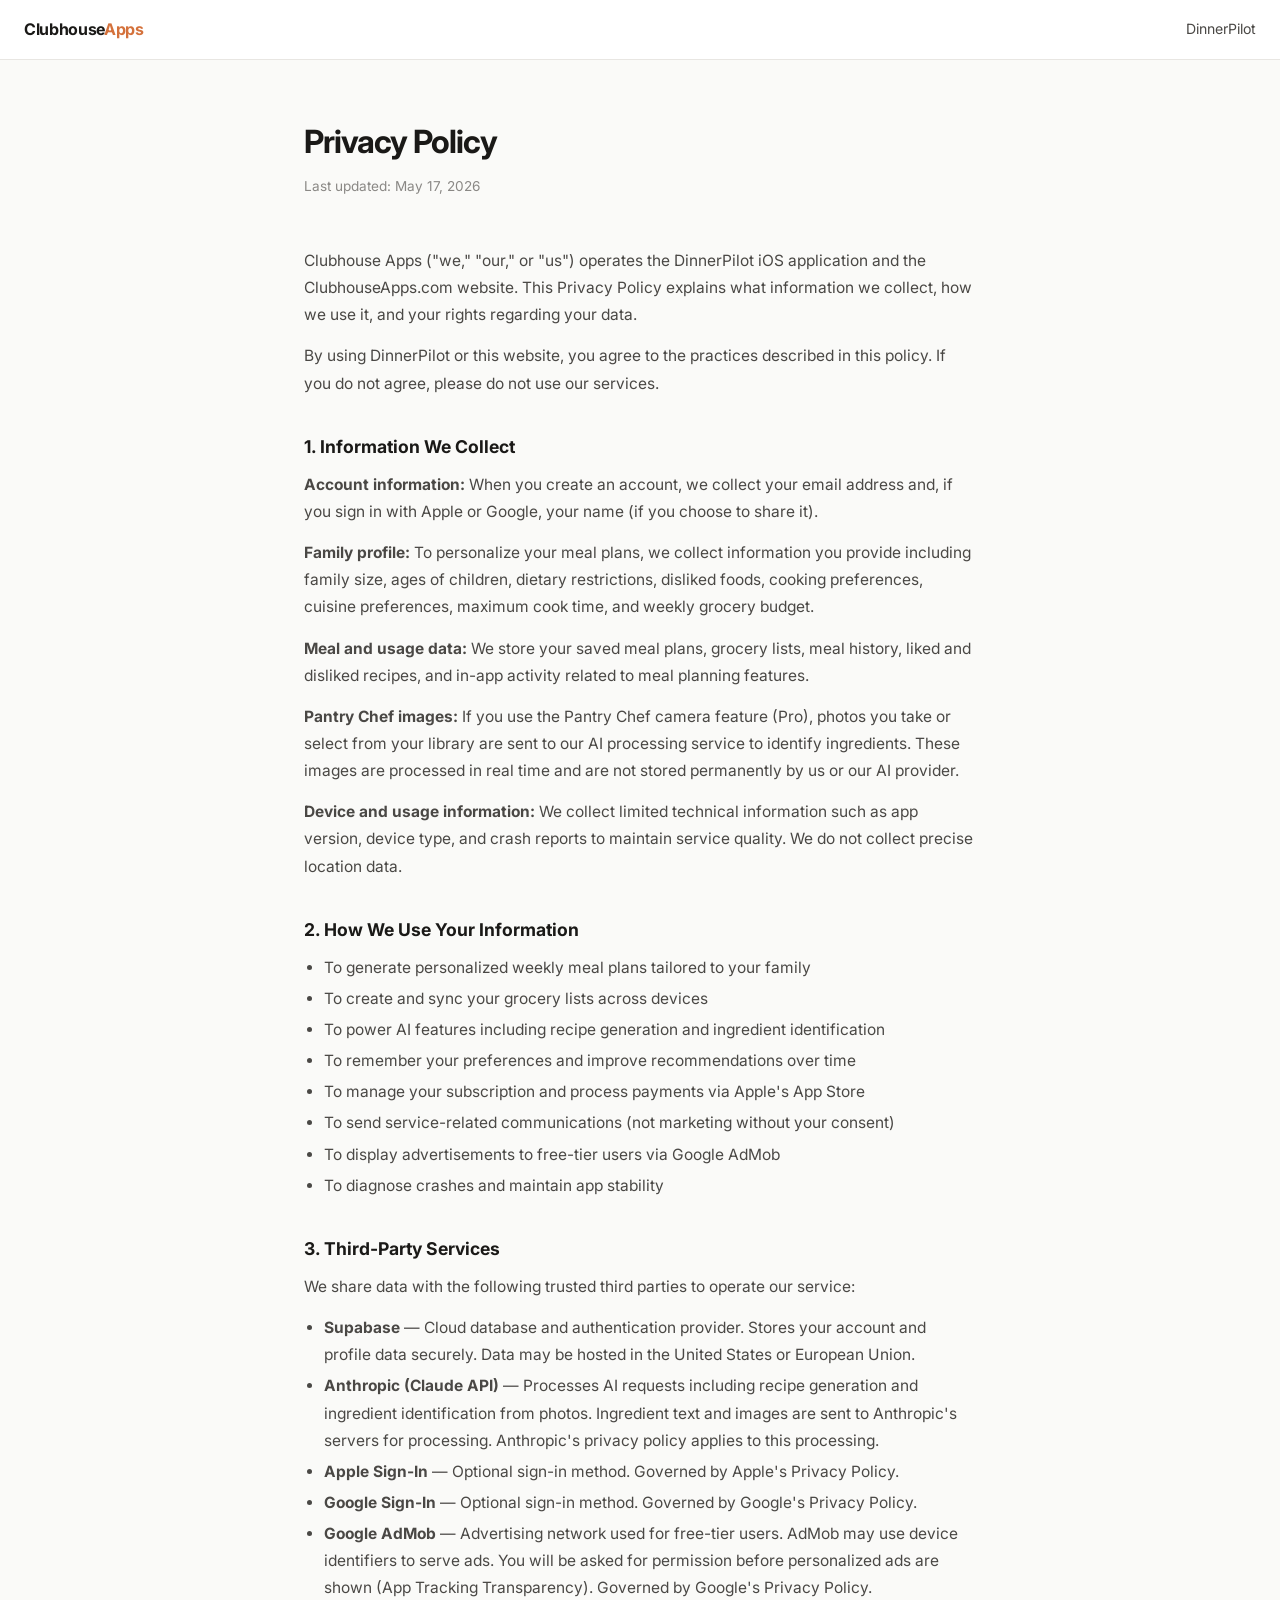
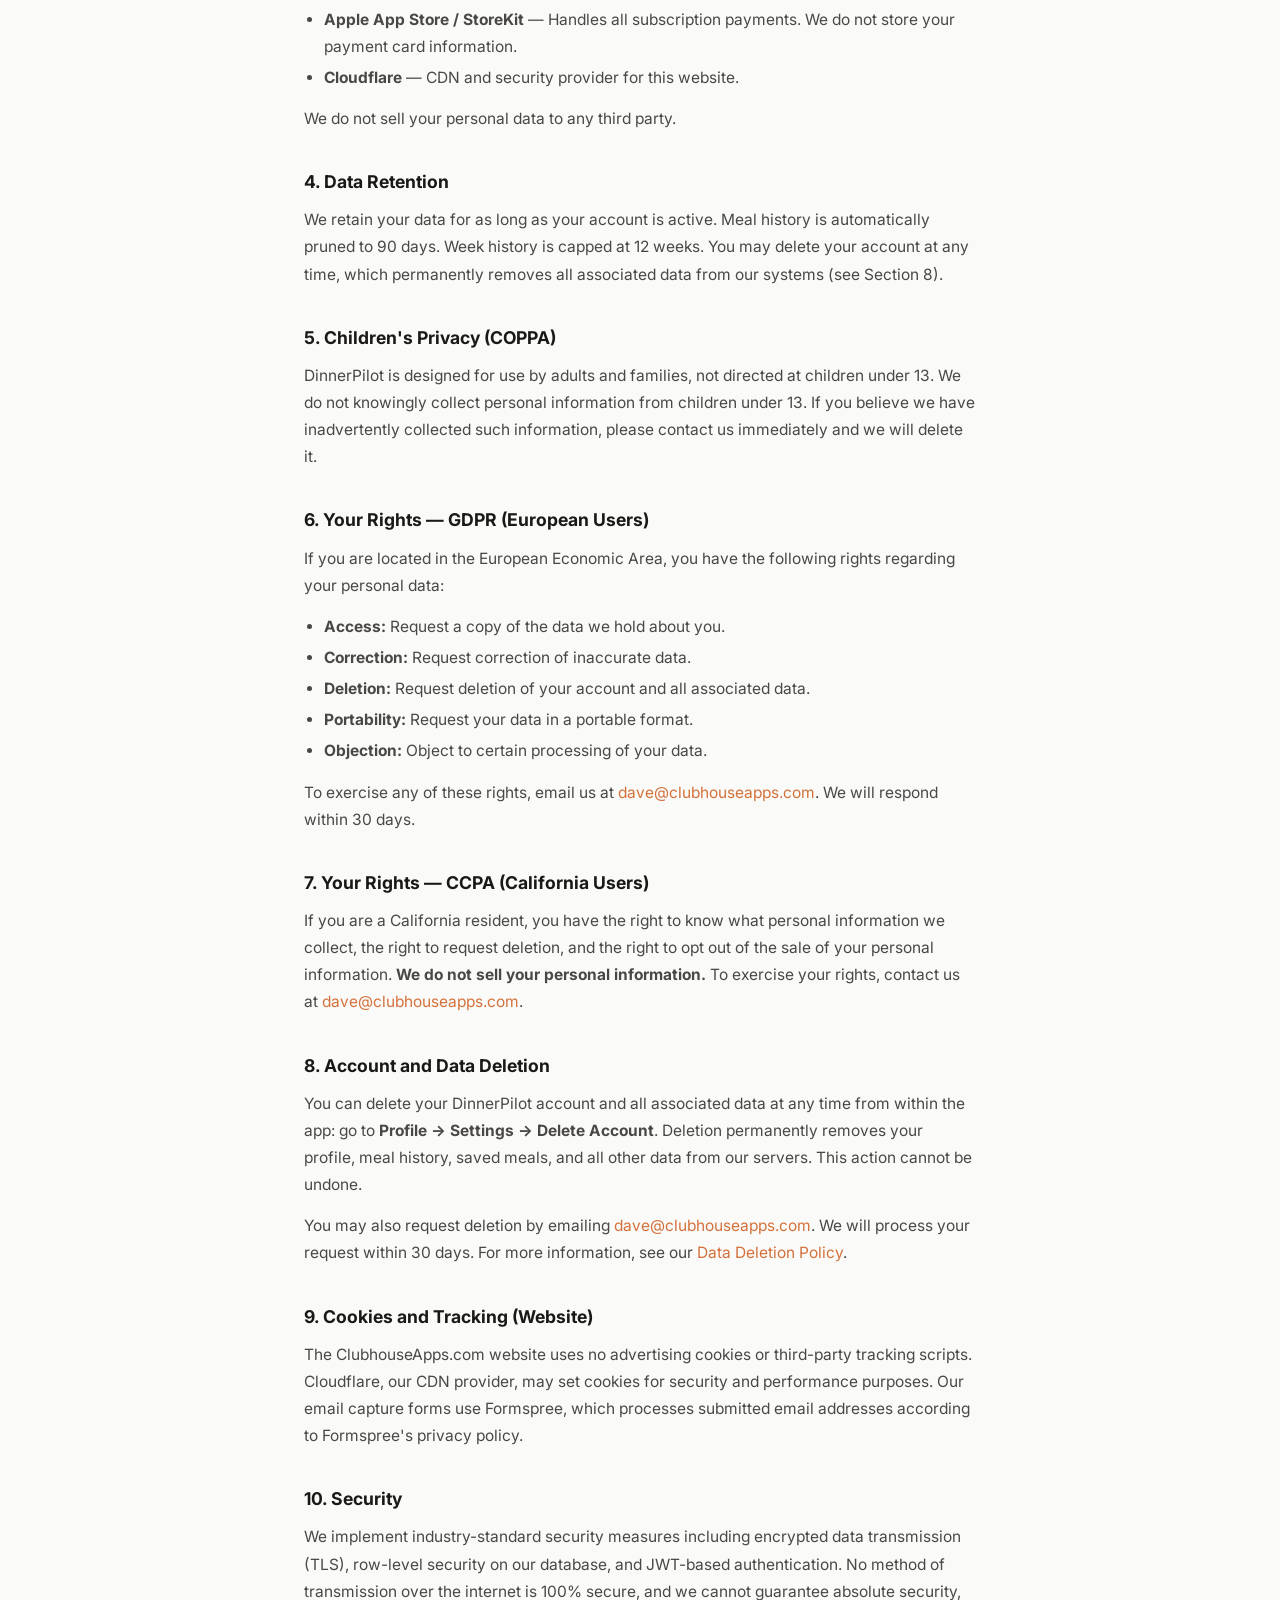
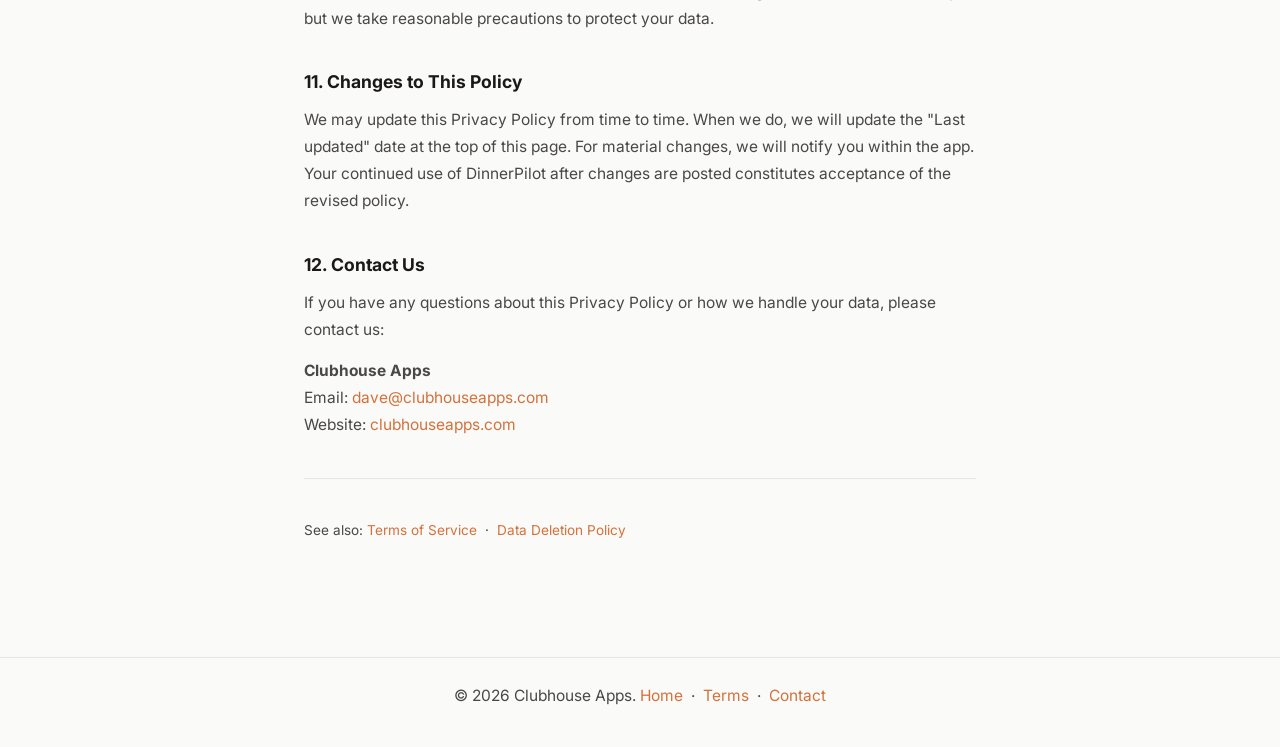
<file: privacy/index.html>
<!DOCTYPE html>
<html lang="en">
<head>
  <meta charset="UTF-8" />
  <meta name="viewport" content="width=device-width, initial-scale=1.0" />
  <title>Privacy Policy — DinnerPilot &amp; Clubhouse Apps</title>
  <meta name="description" content="Privacy Policy for DinnerPilot and Clubhouse Apps." />
  <link rel="preconnect" href="https://fonts.googleapis.com" />
  <link href="https://fonts.googleapis.com/css2?family=Inter:wght@400;500;600;700&display=swap" rel="stylesheet" />
  <link rel="stylesheet" href="../assets/shared.css" />
  <style>
    nav { border-bottom: 1px solid var(--border); padding: 0 24px; height: 60px; display: flex; align-items: center; justify-content: space-between; background: var(--card); }
    .wordmark { font-weight: 700; font-size: 1rem; letter-spacing: -0.02em; color: var(--ink); }
    .wordmark span { color: var(--dp-orange); }
    nav a { font-size: 0.88rem; color: var(--ink-mid); }
    .legal-wrap { max-width: 720px; margin: 0 auto; padding: 56px 24px 100px; }
    .legal-wrap h1 { font-size: 2rem; font-weight: 700; letter-spacing: -0.03em; margin-bottom: 8px; }
    .updated { font-size: 0.85rem; color: var(--ink-soft); margin-bottom: 48px; }
    h2 { font-size: 1.1rem; font-weight: 700; margin: 36px 0 10px; color: var(--ink); }
    p { font-size: 0.97rem; color: var(--ink-mid); line-height: 1.75; margin-bottom: 14px; }
    ul { padding-left: 20px; margin-bottom: 14px; }
    li { font-size: 0.97rem; color: var(--ink-mid); line-height: 1.75; margin-bottom: 4px; }
    a { color: var(--dp-orange); text-decoration: none; }
    a:hover { text-decoration: underline; }
    .divider { border: none; border-top: 1px solid var(--border); margin: 40px 0; }
    footer { border-top: 1px solid var(--border); padding: 24px; text-align: center; font-size: 0.82rem; color: var(--ink-soft); }
  </style>
</head>
<body>
<nav>
  <a href="/" class="wordmark">Clubhouse<span>Apps</span></a>
  <a href="/dinnerpilot">DinnerPilot</a>
</nav>

<div class="legal-wrap">
  <h1>Privacy Policy</h1>
  <p class="updated">Last updated: May 17, 2026</p>

  <p>Clubhouse Apps ("we," "our," or "us") operates the DinnerPilot iOS application and the ClubhouseApps.com website. This Privacy Policy explains what information we collect, how we use it, and your rights regarding your data.</p>
  <p>By using DinnerPilot or this website, you agree to the practices described in this policy. If you do not agree, please do not use our services.</p>

  <h2>1. Information We Collect</h2>
  <p><strong>Account information:</strong> When you create an account, we collect your email address and, if you sign in with Apple or Google, your name (if you choose to share it).</p>
  <p><strong>Family profile:</strong> To personalize your meal plans, we collect information you provide including family size, ages of children, dietary restrictions, disliked foods, cooking preferences, cuisine preferences, maximum cook time, and weekly grocery budget.</p>
  <p><strong>Meal and usage data:</strong> We store your saved meal plans, grocery lists, meal history, liked and disliked recipes, and in-app activity related to meal planning features.</p>
  <p><strong>Pantry Chef images:</strong> If you use the Pantry Chef camera feature (Pro), photos you take or select from your library are sent to our AI processing service to identify ingredients. These images are processed in real time and are not stored permanently by us or our AI provider.</p>
  <p><strong>Device and usage information:</strong> We collect limited technical information such as app version, device type, and crash reports to maintain service quality. We do not collect precise location data.</p>

  <h2>2. How We Use Your Information</h2>
  <ul>
    <li>To generate personalized weekly meal plans tailored to your family</li>
    <li>To create and sync your grocery lists across devices</li>
    <li>To power AI features including recipe generation and ingredient identification</li>
    <li>To remember your preferences and improve recommendations over time</li>
    <li>To manage your subscription and process payments via Apple's App Store</li>
    <li>To send service-related communications (not marketing without your consent)</li>
    <li>To display advertisements to free-tier users via Google AdMob</li>
    <li>To diagnose crashes and maintain app stability</li>
  </ul>

  <h2>3. Third-Party Services</h2>
  <p>We share data with the following trusted third parties to operate our service:</p>
  <ul>
    <li><strong>Supabase</strong> — Cloud database and authentication provider. Stores your account and profile data securely. Data may be hosted in the United States or European Union.</li>
    <li><strong>Anthropic (Claude API)</strong> — Processes AI requests including recipe generation and ingredient identification from photos. Ingredient text and images are sent to Anthropic's servers for processing. Anthropic's privacy policy applies to this processing.</li>
    <li><strong>Apple Sign-In</strong> — Optional sign-in method. Governed by Apple's Privacy Policy.</li>
    <li><strong>Google Sign-In</strong> — Optional sign-in method. Governed by Google's Privacy Policy.</li>
    <li><strong>Google AdMob</strong> — Advertising network used for free-tier users. AdMob may use device identifiers to serve ads. You will be asked for permission before personalized ads are shown (App Tracking Transparency). Governed by Google's Privacy Policy.</li>
    <li><strong>Apple App Store / StoreKit</strong> — Handles all subscription payments. We do not store your payment card information.</li>
    <li><strong>Cloudflare</strong> — CDN and security provider for this website.</li>
  </ul>
  <p>We do not sell your personal data to any third party.</p>

  <h2>4. Data Retention</h2>
  <p>We retain your data for as long as your account is active. Meal history is automatically pruned to 90 days. Week history is capped at 12 weeks. You may delete your account at any time, which permanently removes all associated data from our systems (see Section 8).</p>

  <h2>5. Children's Privacy (COPPA)</h2>
  <p>DinnerPilot is designed for use by adults and families, not directed at children under 13. We do not knowingly collect personal information from children under 13. If you believe we have inadvertently collected such information, please contact us immediately and we will delete it.</p>

  <h2>6. Your Rights — GDPR (European Users)</h2>
  <p>If you are located in the European Economic Area, you have the following rights regarding your personal data:</p>
  <ul>
    <li><strong>Access:</strong> Request a copy of the data we hold about you.</li>
    <li><strong>Correction:</strong> Request correction of inaccurate data.</li>
    <li><strong>Deletion:</strong> Request deletion of your account and all associated data.</li>
    <li><strong>Portability:</strong> Request your data in a portable format.</li>
    <li><strong>Objection:</strong> Object to certain processing of your data.</li>
  </ul>
  <p>To exercise any of these rights, email us at <a href="mailto:dave@clubhouseapps.com">dave@clubhouseapps.com</a>. We will respond within 30 days.</p>

  <h2>7. Your Rights — CCPA (California Users)</h2>
  <p>If you are a California resident, you have the right to know what personal information we collect, the right to request deletion, and the right to opt out of the sale of your personal information. <strong>We do not sell your personal information.</strong> To exercise your rights, contact us at <a href="mailto:dave@clubhouseapps.com">dave@clubhouseapps.com</a>.</p>

  <h2>8. Account and Data Deletion</h2>
  <p>You can delete your DinnerPilot account and all associated data at any time from within the app: go to <strong>Profile → Settings → Delete Account</strong>. Deletion permanently removes your profile, meal history, saved meals, and all other data from our servers. This action cannot be undone.</p>
  <p>You may also request deletion by emailing <a href="mailto:dave@clubhouseapps.com">dave@clubhouseapps.com</a>. We will process your request within 30 days. For more information, see our <a href="/data-deletion">Data Deletion Policy</a>.</p>

  <h2>9. Cookies and Tracking (Website)</h2>
  <p>The ClubhouseApps.com website uses no advertising cookies or third-party tracking scripts. Cloudflare, our CDN provider, may set cookies for security and performance purposes. Our email capture forms use Formspree, which processes submitted email addresses according to Formspree's privacy policy.</p>

  <h2>10. Security</h2>
  <p>We implement industry-standard security measures including encrypted data transmission (TLS), row-level security on our database, and JWT-based authentication. No method of transmission over the internet is 100% secure, and we cannot guarantee absolute security, but we take reasonable precautions to protect your data.</p>

  <h2>11. Changes to This Policy</h2>
  <p>We may update this Privacy Policy from time to time. When we do, we will update the "Last updated" date at the top of this page. For material changes, we will notify you within the app. Your continued use of DinnerPilot after changes are posted constitutes acceptance of the revised policy.</p>

  <h2>12. Contact Us</h2>
  <p>If you have any questions about this Privacy Policy or how we handle your data, please contact us:</p>
  <p><strong>Clubhouse Apps</strong><br />
  Email: <a href="mailto:dave@clubhouseapps.com">dave@clubhouseapps.com</a><br />
  Website: <a href="https://clubhouseapps.com">clubhouseapps.com</a></p>

  <hr class="divider" />
  <p style="font-size:0.85rem;">See also: <a href="/terms">Terms of Service</a> &nbsp;·&nbsp; <a href="/data-deletion">Data Deletion Policy</a></p>
</div>

<footer>
  <p>© 2026 Clubhouse Apps. <a href="/">Home</a> &nbsp;·&nbsp; <a href="/terms">Terms</a> &nbsp;·&nbsp; <a href="mailto:dave@clubhouseapps.com">Contact</a></p>
</footer>
</body>
</html>
</file>
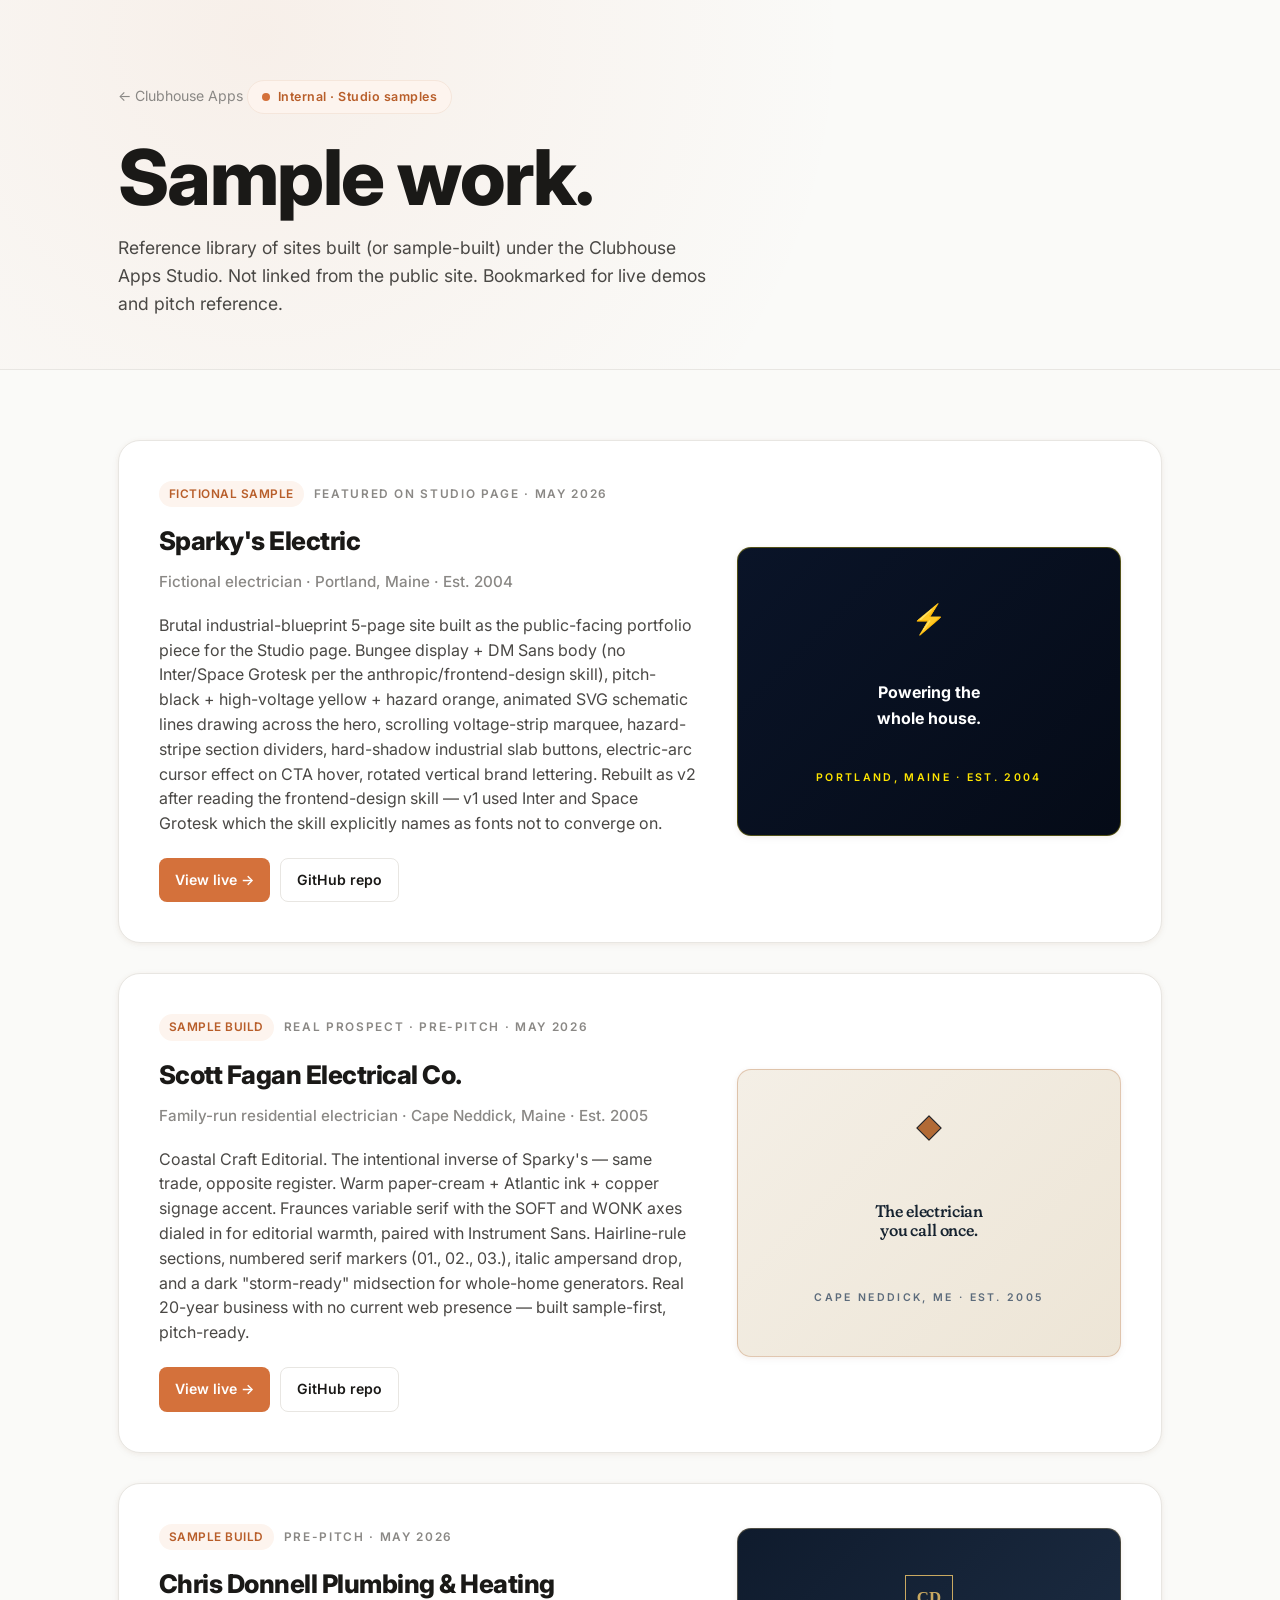
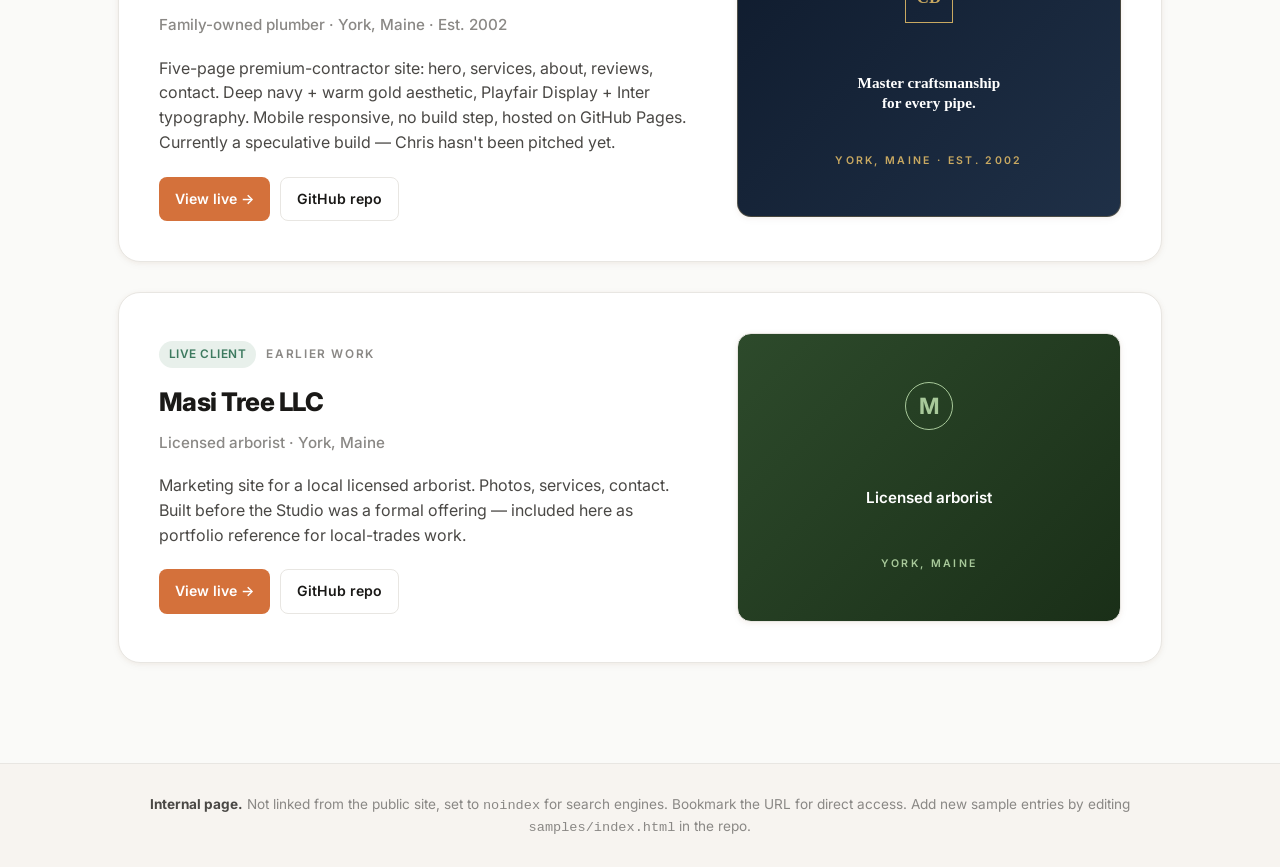
<file: samples/index.html>
<!DOCTYPE html>
<html lang="en">
<head>
  <meta charset="UTF-8" />
  <meta name="viewport" content="width=device-width, initial-scale=1" />
  <title>Samples — Clubhouse Apps Studio</title>
  <meta name="description" content="Private samples and portfolio reference." />
  <!-- KEEP THIS PAGE OUT OF SEARCH INDEXES -->
  <meta name="robots" content="noindex, nofollow, noarchive, nosnippet" />
  <meta name="googlebot" content="noindex, nofollow, noarchive, nosnippet" />

  <link rel="preconnect" href="https://fonts.googleapis.com">
  <link rel="preconnect" href="https://fonts.gstatic.com" crossorigin>
  <link href="https://fonts.googleapis.com/css2?family=Inter:wght@400;500;600;700;800&family=Fraunces:opsz,wght@9..144,400;9..144,500&display=swap" rel="stylesheet">
  <link rel="stylesheet" href="../assets/shared.css">

  <style>
    .samples-hero {
      padding: 80px 0 50px;
      background:
        radial-gradient(circle at 20% 10%, rgba(212,113,59,.08), transparent 55%),
        var(--surface);
      border-bottom: 1px solid var(--border);
    }
    .samples-hero .eyebrow {
      display: inline-flex;
      align-items: center;
      gap: 8px;
      padding: 6px 14px;
      background: var(--dp-orange-pale);
      border: 1px solid var(--dp-orange-light);
      border-radius: 999px;
      color: var(--dp-orange-deep);
      font-size: 0.78rem;
      font-weight: 600;
      letter-spacing: .04em;
      margin-bottom: 22px;
    }
    .samples-hero .eyebrow .dot {
      width: 8px; height: 8px;
      border-radius: 50%;
      background: var(--dp-orange);
    }
    .samples-hero h1 {
      max-width: 720px;
      margin: 0 0 16px;
      letter-spacing: -0.02em;
    }
    .samples-hero p {
      color: var(--ink-mid);
      font-size: 1.1rem;
      max-width: 600px;
      margin: 0;
    }
    .samples-hero .back {
      display: inline-flex;
      align-items: center;
      gap: 6px;
      font-size: 0.88rem;
      color: var(--ink-soft);
      margin-bottom: 30px;
      text-decoration: none;
      transition: color .15s;
    }
    .samples-hero .back:hover { color: var(--dp-orange-deep); }

    .samples-grid {
      padding: 70px 0 100px;
      display: grid;
      gap: 30px;
    }

    .sample-card {
      background: var(--card);
      border: 1px solid var(--border);
      border-radius: var(--radius-lg);
      padding: 40px 40px;
      box-shadow: var(--shadow-soft);
      display: grid;
      grid-template-columns: 1.4fr 1fr;
      gap: 40px;
      align-items: center;
      transition: box-shadow .25s, transform .25s;
    }
    .sample-card:hover {
      box-shadow: var(--shadow-card);
      transform: translateY(-2px);
    }

    .sample-meta {
      display: flex;
      align-items: center;
      gap: 10px;
      font-size: 0.74rem;
      letter-spacing: .14em;
      text-transform: uppercase;
      color: var(--ink-soft);
      font-weight: 600;
      margin-bottom: 14px;
    }
    .sample-meta .tag {
      padding: 4px 10px;
      background: var(--dp-green-light);
      color: var(--dp-green);
      border-radius: 999px;
      letter-spacing: .04em;
    }
    .sample-meta .tag.spec { background: var(--dp-orange-pale); color: var(--dp-orange-deep); }
    .sample-meta .tag.live { background: var(--dp-green-light); color: var(--dp-green); }

    .sample-card h2 {
      font-size: 1.6rem;
      font-weight: 800;
      letter-spacing: -0.02em;
      color: var(--ink);
      margin: 0 0 8px;
    }
    .sample-card .subtitle {
      color: var(--ink-soft);
      font-size: 0.95rem;
      margin: 0 0 18px;
      font-weight: 500;
    }
    .sample-card p.desc {
      color: var(--ink-mid);
      margin: 0 0 22px;
      line-height: 1.55;
    }

    .sample-links {
      display: flex;
      gap: 10px;
      flex-wrap: wrap;
    }
    .sample-links a {
      display: inline-flex;
      align-items: center;
      gap: 6px;
      padding: 10px 16px;
      font-size: 0.88rem;
      font-weight: 600;
      border-radius: 8px;
      text-decoration: none;
      transition: all .15s;
    }
    .sample-links a.live {
      background: var(--dp-orange);
      color: #fff;
    }
    .sample-links a.live:hover {
      background: var(--dp-orange-deep);
      transform: translateY(-1px);
    }
    .sample-links a.repo {
      background: transparent;
      color: var(--ink);
      border: 1.5px solid var(--border);
    }
    .sample-links a.repo:hover {
      border-color: var(--ink);
      background: var(--surface-warm);
    }

    .sample-preview {
      aspect-ratio: 4/3;
      border-radius: var(--radius-md);
      overflow: hidden;
      border: 1px solid var(--border);
      box-shadow: var(--shadow-soft);
      display: grid;
      place-items: center;
      padding: 28px;
      text-align: center;
      position: relative;
    }
    .sample-preview.chris {
      background: linear-gradient(135deg, #0F1B2D 0%, #1F3047 100%);
      color: #fff;
      border-color: rgba(201,169,97,.3);
    }
    .sample-preview.chris .brand-mark {
      width: 48px; height: 48px;
      border: 1.5px solid #C9A961;
      display: grid; place-items: center;
      color: #C9A961;
      font-family: Georgia, serif;
      font-weight: 700;
      font-size: 1.05rem;
      margin-bottom: 16px;
    }
    .sample-preview.chris h4 {
      color: #fff;
      font-family: Georgia, serif;
      font-weight: 600;
      font-size: 0.95rem;
      margin: 0 0 6px;
      line-height: 1.3;
    }
    .sample-preview.chris .small {
      color: #C9A961;
      font-size: 0.66rem;
      letter-spacing: .22em;
      text-transform: uppercase;
      font-weight: 600;
    }

    .sample-preview.masi {
      background: linear-gradient(135deg, #2D4A2B 0%, #1A2F18 100%);
      color: #fff;
    }
    .sample-preview.masi .brand-mark {
      width: 48px; height: 48px;
      border: 1.5px solid #A8C99A;
      display: grid; place-items: center;
      color: #A8C99A;
      font-weight: 700;
      font-size: 1.4rem;
      margin-bottom: 16px;
      border-radius: 50%;
    }
    .sample-preview.masi h4 {
      color: #fff;
      font-weight: 600;
      font-size: 0.95rem;
      margin: 0 0 6px;
    }
    .sample-preview.masi .small {
      color: #A8C99A;
      font-size: 0.66rem;
      letter-spacing: .22em;
      text-transform: uppercase;
      font-weight: 600;
    }

    @media (max-width: 760px) {
      .sample-card {
        grid-template-columns: 1fr;
        padding: 32px 28px;
        gap: 28px;
      }
      .sample-preview { aspect-ratio: 16/10; order: -1; }
      .samples-hero { padding: 60px 0 40px; }
      .samples-grid { padding: 50px 0 70px; }
    }

    .private-note {
      background: var(--surface-warm);
      border-top: 1px solid var(--border);
      padding: 30px 0;
      text-align: center;
      color: var(--ink-soft);
      font-size: 0.85rem;
    }
    .private-note strong { color: var(--ink-mid); }
  </style>
</head>
<body>

  <section class="samples-hero">
    <div class="container">
      <a href="/" class="back">← Clubhouse Apps</a>
      <div class="eyebrow">
        <span class="dot"></span>
        Internal · Studio samples
      </div>
      <h1 class="display">Sample work.</h1>
      <p>Reference library of sites built (or sample-built) under the Clubhouse Apps Studio. Not linked from the public site. Bookmarked for live demos and pitch reference.</p>
    </div>
  </section>

  <div class="container">
    <div class="samples-grid">

      <article class="sample-card">
        <div>
          <div class="sample-meta">
            <span class="tag spec">Fictional sample</span>
            <span>Featured on Studio page · May 2026</span>
          </div>
          <h2>Sparky's Electric</h2>
          <p class="subtitle">Fictional electrician · Portland, Maine · Est. 2004</p>
          <p class="desc">Brutal industrial-blueprint 5-page site built as the public-facing portfolio piece for the Studio page. Bungee display + DM Sans body (no Inter/Space Grotesk per the anthropic/frontend-design skill), pitch-black + high-voltage yellow + hazard orange, animated SVG schematic lines drawing across the hero, scrolling voltage-strip marquee, hazard-stripe section dividers, hard-shadow industrial slab buttons, electric-arc cursor effect on CTA hover, rotated vertical brand lettering. Rebuilt as v2 after reading the frontend-design skill — v1 used Inter and Space Grotesk which the skill explicitly names as fonts not to converge on.</p>
          <div class="sample-links">
            <a href="https://ybmedwm-stack.github.io/sparkys-electric/" class="live" target="_blank" rel="noopener">View live →</a>
            <a href="https://github.com/ybmedwm-stack/sparkys-electric" class="repo" target="_blank" rel="noopener">GitHub repo</a>
          </div>
        </div>
        <div class="sample-preview" style="background: linear-gradient(135deg, #0A1428 0%, #050B17 100%); color: #fff; border-color: rgba(255, 230, 0, 0.3);">
          <div class="brand-mark" style="border-color: #FFE600; color: #FFE600; font-family: 'Inter', sans-serif; font-size: 1.8rem; font-weight: 800;">⚡</div>
          <h4 style="color: #fff; font-family: 'Inter', sans-serif; font-weight: 700;">Powering the<br>whole house.</h4>
          <div class="small" style="color: #FFE600; font-size: 0.66rem; letter-spacing: .22em; text-transform: uppercase; font-weight: 600;">Portland, Maine · Est. 2004</div>
        </div>
      </article>

      <article class="sample-card">
        <div>
          <div class="sample-meta">
            <span class="tag spec">Sample build</span>
            <span>Real prospect · pre-pitch · May 2026</span>
          </div>
          <h2>Scott Fagan Electrical Co.</h2>
          <p class="subtitle">Family-run residential electrician · Cape Neddick, Maine · Est. 2005</p>
          <p class="desc">Coastal Craft Editorial. The intentional inverse of Sparky's — same trade, opposite register. Warm paper-cream + Atlantic ink + copper signage accent. Fraunces variable serif with the SOFT and WONK axes dialed in for editorial warmth, paired with Instrument Sans. Hairline-rule sections, numbered serif markers (01., 02., 03.), italic ampersand drop, and a dark "storm-ready" midsection for whole-home generators. Real 20-year business with no current web presence — built sample-first, pitch-ready.</p>
          <div class="sample-links">
            <a href="https://ybmedwm-stack.github.io/scott-fagan-electrical/" class="live" target="_blank" rel="noopener">View live →</a>
            <a href="https://github.com/ybmedwm-stack/scott-fagan-electrical" class="repo" target="_blank" rel="noopener">GitHub repo</a>
          </div>
        </div>
        <div class="sample-preview" style="background: linear-gradient(135deg, #F4EFE6 0%, #EDE5D6 100%); color: #162330; border-color: rgba(178, 106, 53, 0.3);">
          <div class="brand-mark" style="border: 1px solid #162330; color: #B26A35; background: #B26A35; width: 18px; height: 18px; transform: rotate(45deg); padding: 0; margin-bottom: 22px;"></div>
          <h4 style="color: #162330; font-family: 'Fraunces', Georgia, serif; font-weight: 500; font-size: 1.05rem; line-height: 1.1; font-variation-settings: 'opsz' 60, 'SOFT' 100, 'WONK' 2; letter-spacing: -0.01em;">The electrician<br>you call once.</h4>
          <div class="small" style="color: #5C6B7B; font-size: 0.66rem; letter-spacing: .22em; text-transform: uppercase; font-weight: 600; margin-top: 8px;">Cape Neddick, ME · Est. 2005</div>
        </div>
      </article>

      <article class="sample-card">
        <div>
          <div class="sample-meta">
            <span class="tag spec">Sample build</span>
            <span>Pre-pitch · May 2026</span>
          </div>
          <h2>Chris Donnell Plumbing &amp; Heating</h2>
          <p class="subtitle">Family-owned plumber · York, Maine · Est. 2002</p>
          <p class="desc">Five-page premium-contractor site: hero, services, about, reviews, contact. Deep navy + warm gold aesthetic, Playfair Display + Inter typography. Mobile responsive, no build step, hosted on GitHub Pages. Currently a speculative build — Chris hasn't been pitched yet.</p>
          <div class="sample-links">
            <a href="https://ybmedwm-stack.github.io/chris-donnell-plumbing/" class="live" target="_blank" rel="noopener">View live →</a>
            <a href="https://github.com/ybmedwm-stack/chris-donnell-plumbing" class="repo" target="_blank" rel="noopener">GitHub repo</a>
          </div>
        </div>
        <div class="sample-preview chris">
          <div class="brand-mark">CD</div>
          <h4>Master craftsmanship<br>for every pipe.</h4>
          <div class="small">York, Maine · Est. 2002</div>
        </div>
      </article>

      <article class="sample-card">
        <div>
          <div class="sample-meta">
            <span class="tag live">Live client</span>
            <span>Earlier work</span>
          </div>
          <h2>Masi Tree LLC</h2>
          <p class="subtitle">Licensed arborist · York, Maine</p>
          <p class="desc">Marketing site for a local licensed arborist. Photos, services, contact. Built before the Studio was a formal offering — included here as portfolio reference for local-trades work.</p>
          <div class="sample-links">
            <a href="https://ybmedwm-stack.github.io/masi-tree-website/" class="live" target="_blank" rel="noopener">View live →</a>
            <a href="https://github.com/ybmedwm-stack/masi-tree-website" class="repo" target="_blank" rel="noopener">GitHub repo</a>
          </div>
        </div>
        <div class="sample-preview masi">
          <div class="brand-mark">M</div>
          <h4>Licensed arborist</h4>
          <div class="small">York, Maine</div>
        </div>
      </article>

    </div>
  </div>

  <div class="private-note">
    <div class="container">
      <strong>Internal page.</strong> Not linked from the public site, set to <code>noindex</code> for search engines. Bookmark the URL for direct access. Add new sample entries by editing <code>samples/index.html</code> in the repo.
    </div>
  </div>

</body>
</html>
</file>
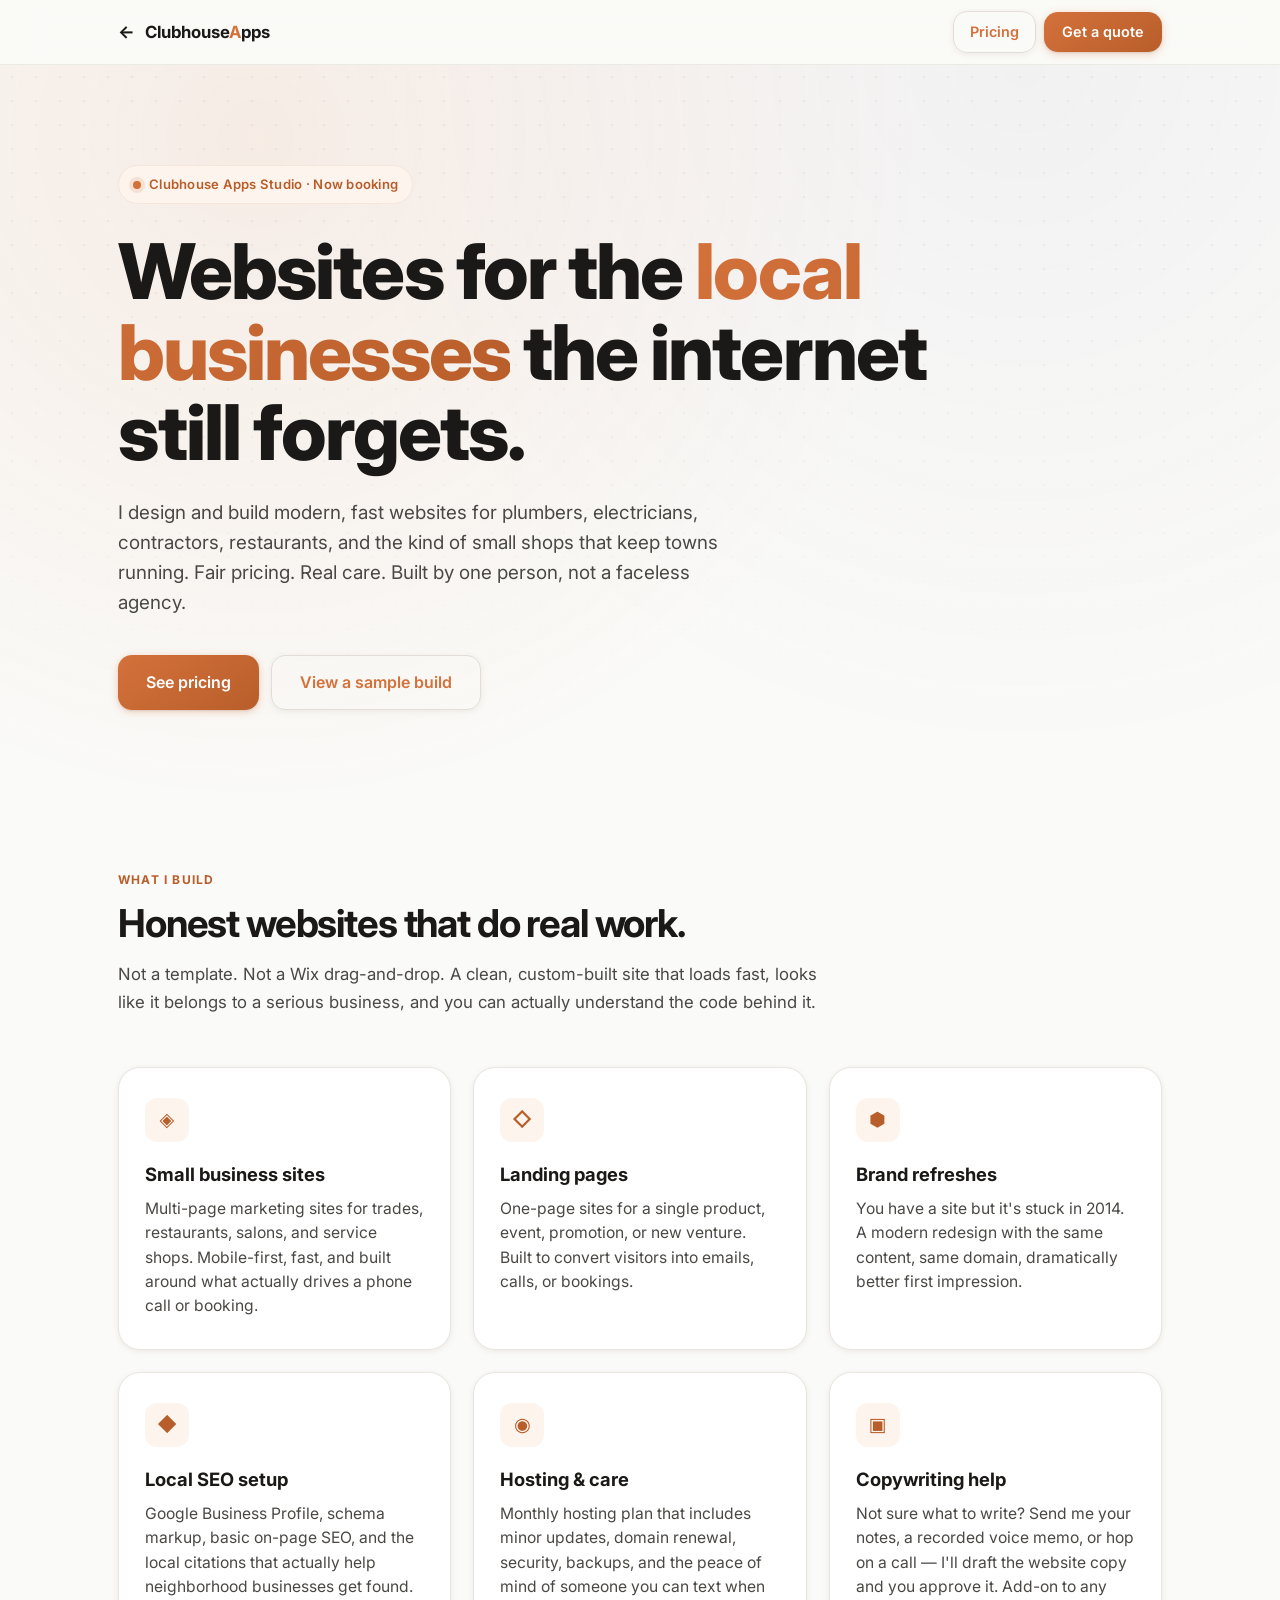
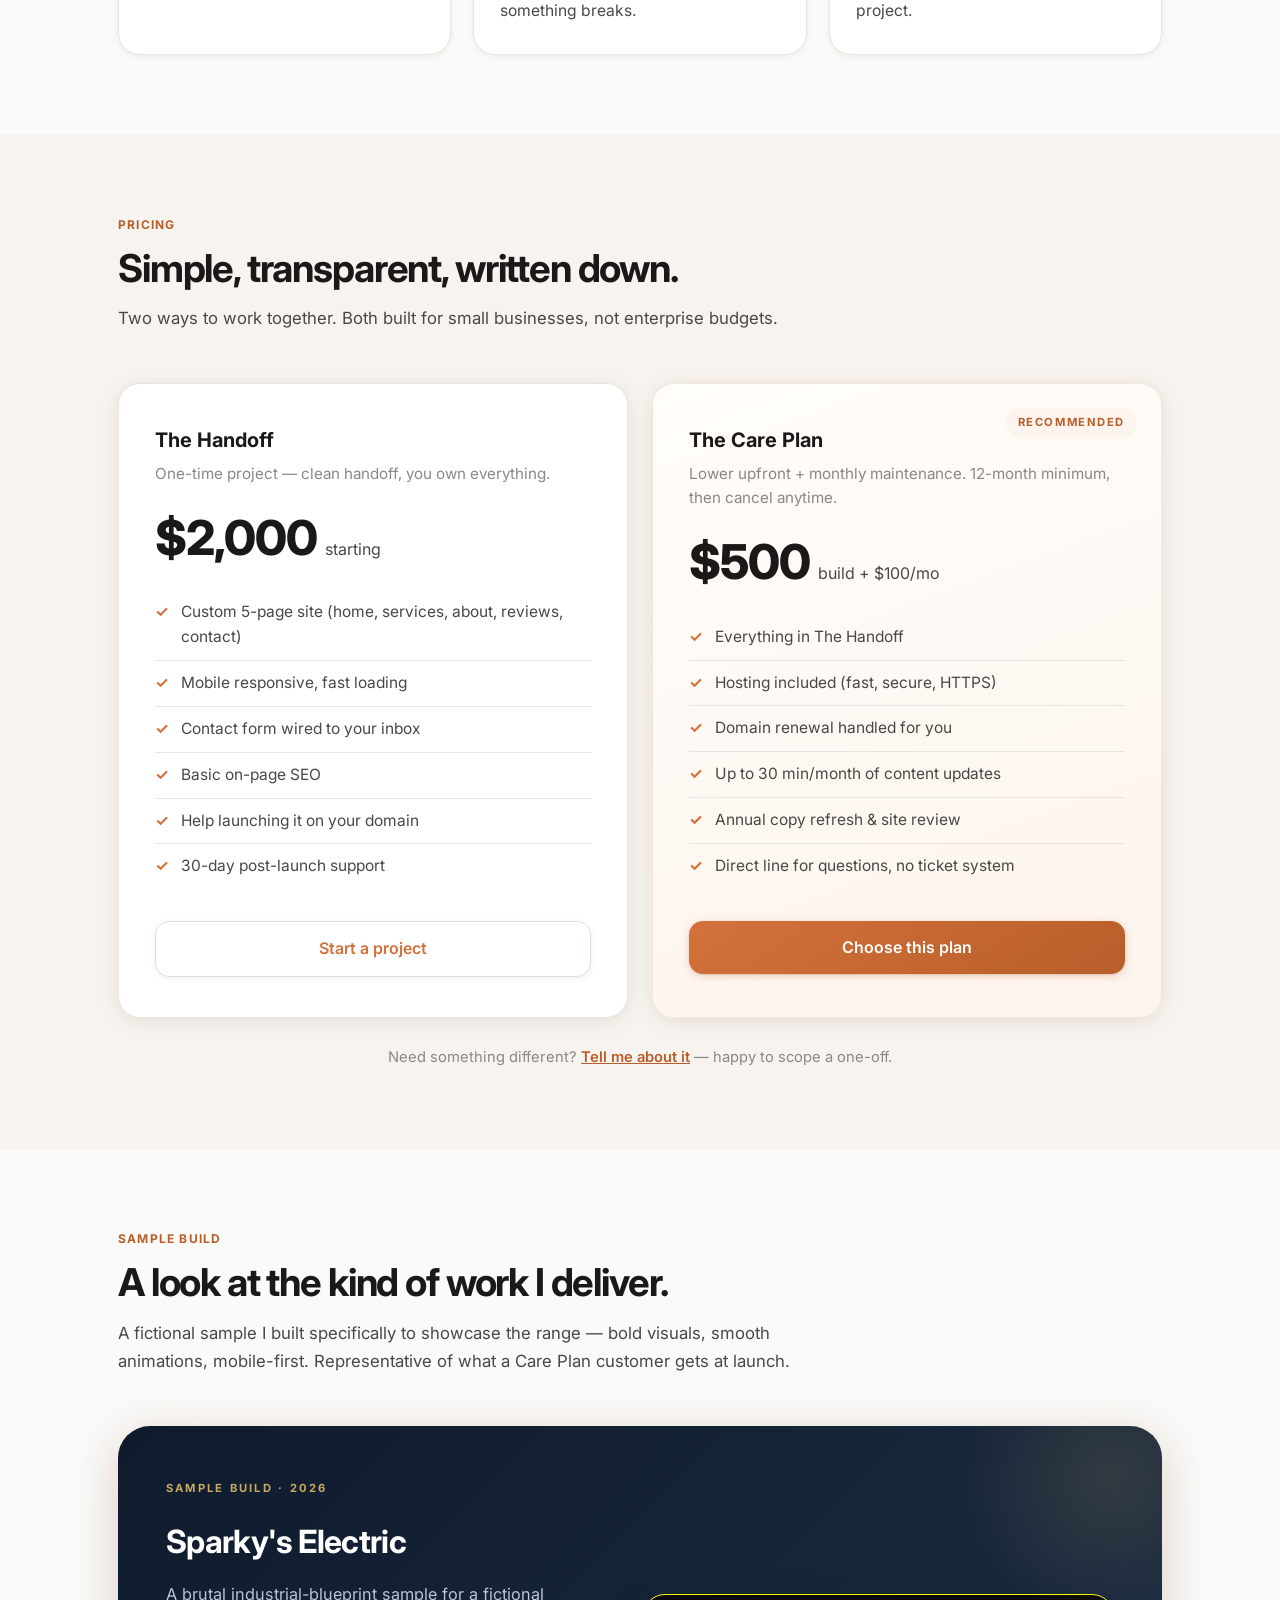
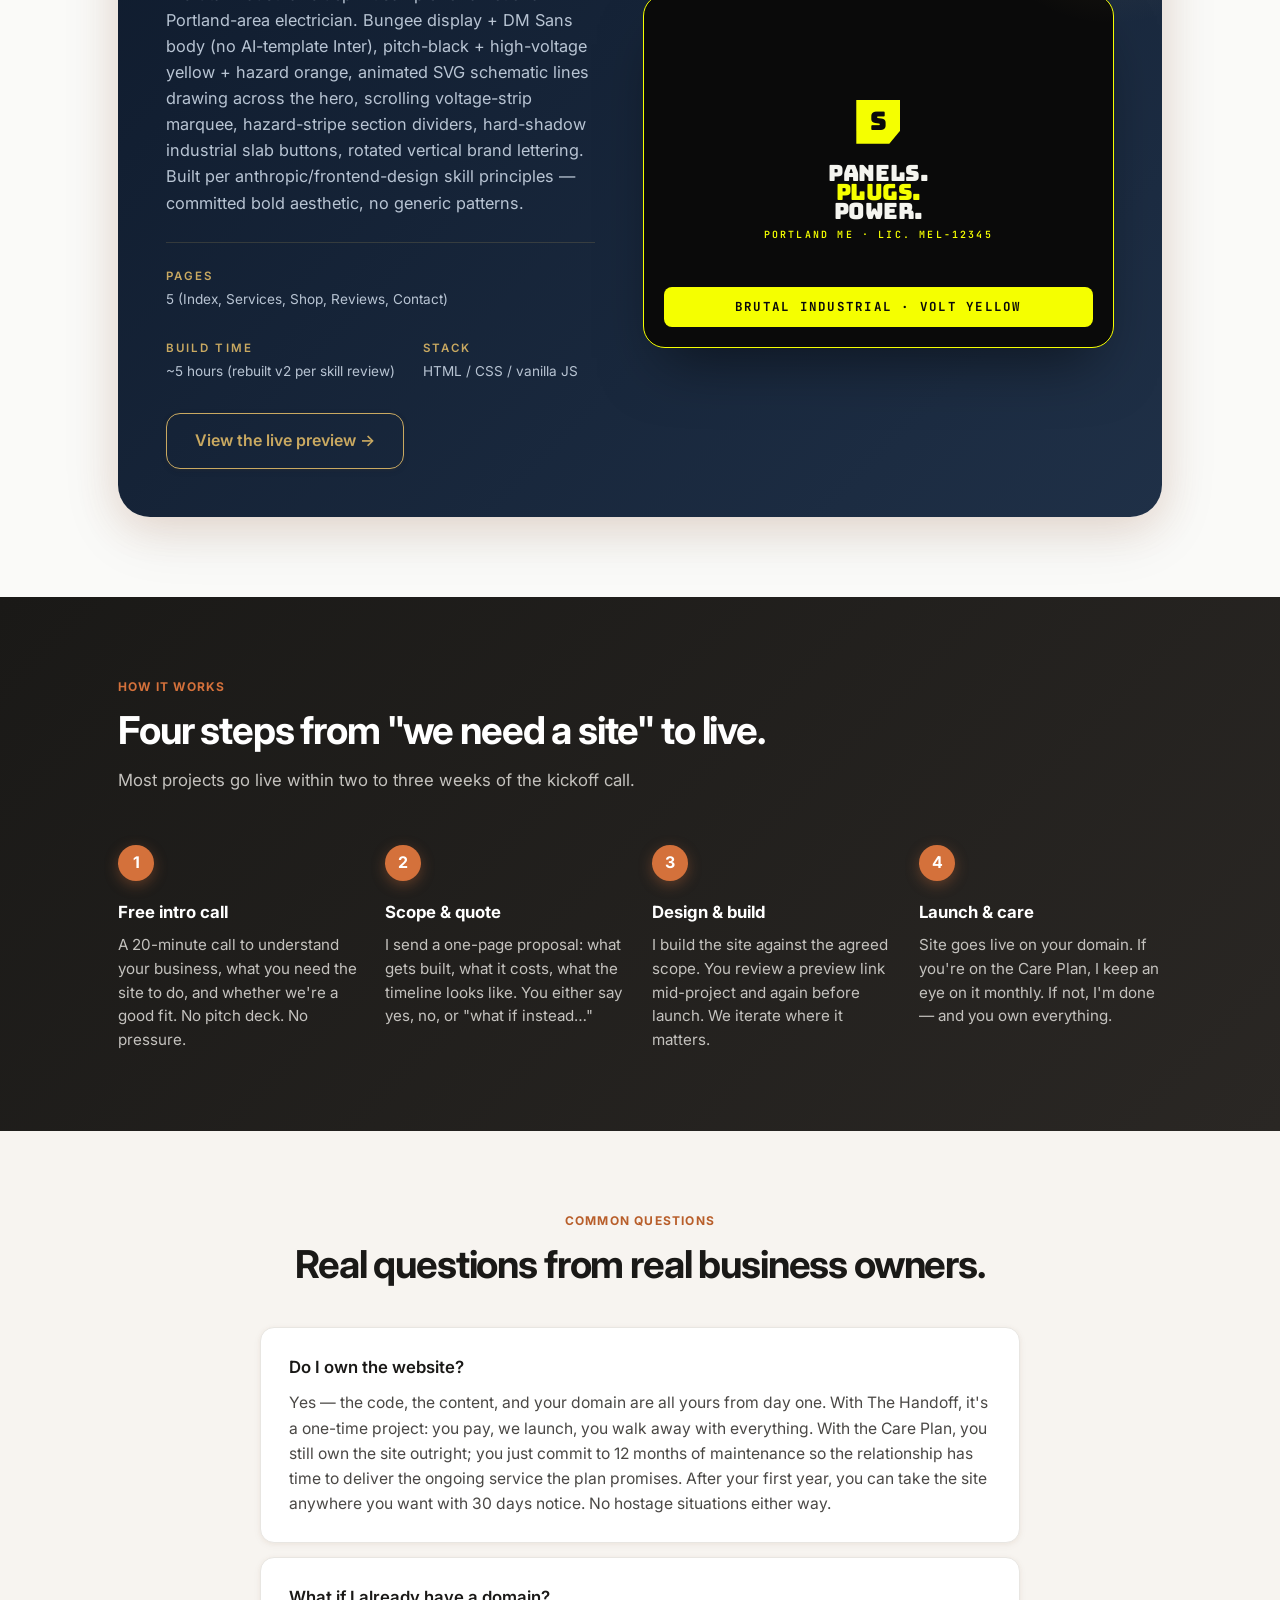
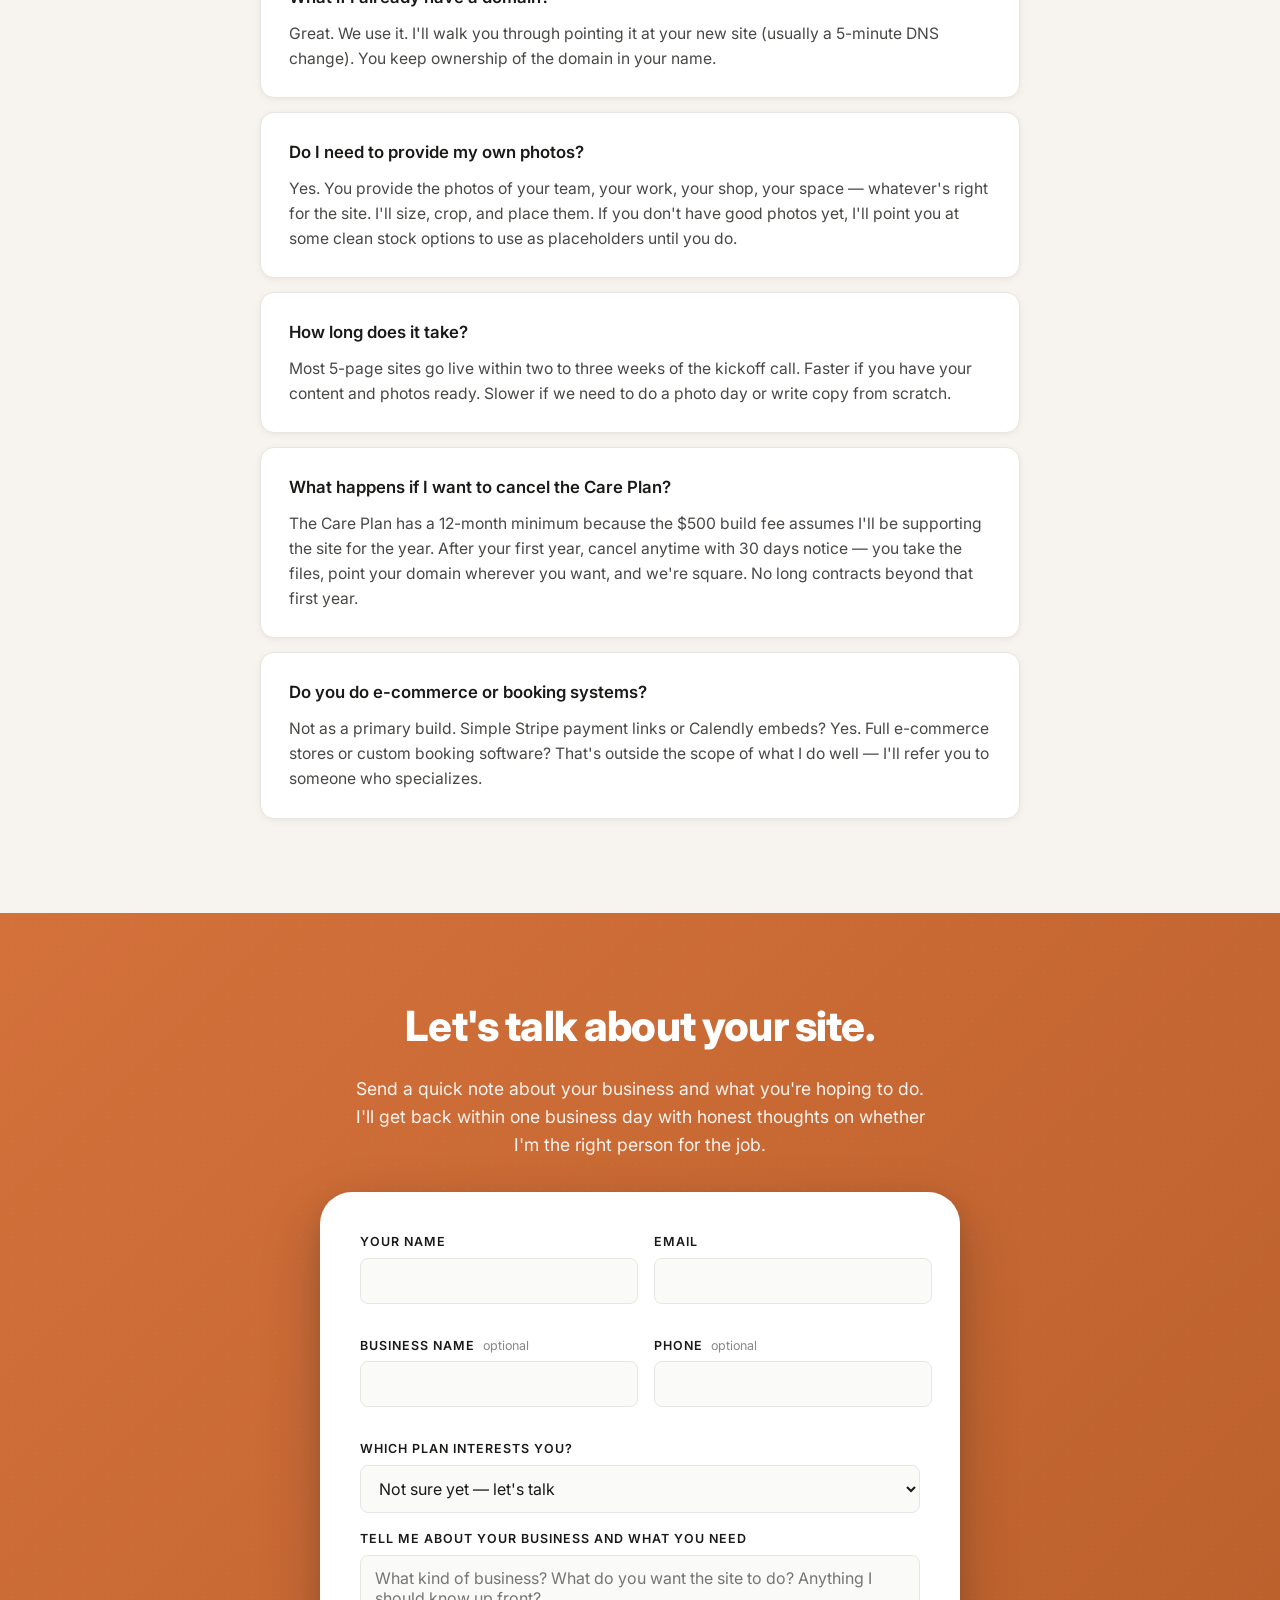
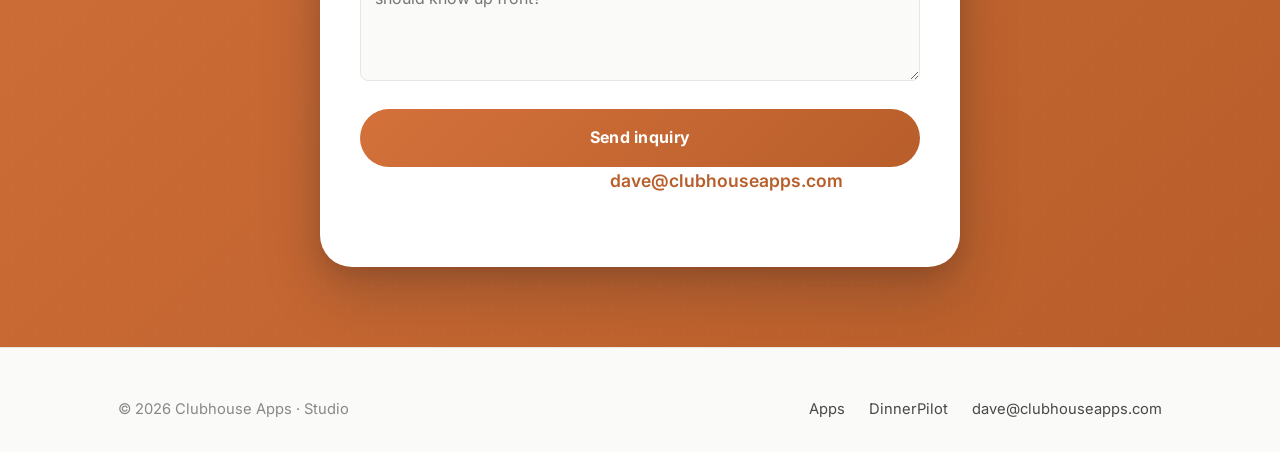
<file: studio/index.html>
<!DOCTYPE html>
<html lang="en">
<head>
  <meta charset="UTF-8" />
  <meta name="viewport" content="width=device-width, initial-scale=1" />
  <title>Studio — Websites for local businesses · Clubhouse Apps</title>
  <meta name="description" content="Clubhouse Apps Studio designs and builds simple, modern websites for local small businesses — trades, restaurants, and service shops. Fair pricing. Real maker. No agency overhead." />
  <link rel="preconnect" href="https://fonts.googleapis.com">
  <link rel="preconnect" href="https://fonts.gstatic.com" crossorigin>
  <link href="https://fonts.googleapis.com/css2?family=Inter:wght@400;500;600;700;800&family=Bungee&family=JetBrains+Mono:wght@500;600;700&display=swap" rel="stylesheet">
  <link rel="stylesheet" href="../assets/shared.css">

  <style>
    /* Studio page — local styles */

    .studio-hero {
      position: relative;
      padding: 100px 0 80px;
      background:
        radial-gradient(circle at 20% 10%, rgba(212,113,59,.10), transparent 55%),
        radial-gradient(circle at 80% 0%, rgba(123,107,158,.06), transparent 55%),
        var(--surface);
      overflow: hidden;
    }
    .studio-hero::before {
      content: "";
      position: absolute;
      inset: 0;
      background-image:
        radial-gradient(circle, rgba(26,25,23,.05) 1px, transparent 1px);
      background-size: 24px 24px;
      mask-image: linear-gradient(to bottom, black 30%, transparent 90%);
      -webkit-mask-image: linear-gradient(to bottom, black 30%, transparent 90%);
      pointer-events: none;
    }
    .studio-hero .container { position: relative; }
    .studio-eyebrow {
      display: inline-flex;
      align-items: center;
      gap: 8px;
      padding: 8px 14px;
      background: var(--dp-orange-pale);
      border: 1px solid var(--dp-orange-light);
      border-radius: 999px;
      color: var(--dp-orange-deep);
      font-size: 0.82rem;
      font-weight: 600;
      letter-spacing: .02em;
      margin-bottom: 28px;
    }
    .studio-eyebrow .dot {
      width: 8px; height: 8px;
      border-radius: 50%;
      background: var(--dp-orange);
      box-shadow: 0 0 0 4px rgba(212,113,59,.15);
    }
    .studio-hero h1 {
      max-width: 820px;
      margin: 0 0 24px;
      letter-spacing: -0.025em;
    }
    .studio-hero h1 em {
      font-style: normal;
      background: linear-gradient(120deg, var(--dp-orange), var(--dp-orange-deep));
      -webkit-background-clip: text;
      background-clip: text;
      color: transparent;
    }
    .studio-hero p.lede {
      max-width: 620px;
      color: var(--ink-mid);
      font-size: 1.18rem;
      margin: 0 0 36px;
    }
    .studio-hero .hero-actions {
      display: flex;
      gap: 12px;
      flex-wrap: wrap;
    }

    /* Section base */
    section.studio-section {
      padding: 80px 0;
    }
    section.studio-section.warm { background: var(--surface-warm); }
    section.studio-section.dark {
      background: linear-gradient(135deg, #1A1917 0%, #2A2724 100%);
      color: #F7F4F0;
    }
    section.studio-section.dark .headline { color: #FFF; }
    section.studio-section.dark .body { color: #C4C2BE; }
    section.studio-section.dark .overline { color: var(--dp-orange); }

    .section-head { max-width: 720px; margin: 0 0 50px; }
    .section-head .overline { color: var(--dp-orange-deep); margin-bottom: 12px; display: block; }
    .section-head .headline { margin: 0 0 14px; }
    .section-head .body { color: var(--ink-mid); }

    /* Services grid */
    .services-bento {
      display: grid;
      grid-template-columns: repeat(3, 1fr);
      gap: 22px;
    }
    .svc {
      background: var(--card);
      border: 1px solid var(--border);
      border-radius: var(--radius-lg);
      padding: 30px 26px;
      box-shadow: var(--shadow-soft);
      transition: transform .2s, box-shadow .2s;
    }
    .svc:hover {
      transform: translateY(-2px);
      box-shadow: var(--shadow-card);
    }
    .svc-icon {
      width: 44px; height: 44px;
      display: grid; place-items: center;
      background: var(--dp-orange-pale);
      color: var(--dp-orange-deep);
      border-radius: 12px;
      font-size: 1.2rem;
      margin-bottom: 18px;
      font-weight: 700;
    }
    .svc h3 { margin: 0 0 8px; font-size: 1.15rem; font-weight: 700; color: var(--ink); }
    .svc p { margin: 0; color: var(--ink-mid); font-size: 0.98rem; line-height: 1.55; }

    /* Pricing */
    .pricing-grid {
      display: grid;
      grid-template-columns: 1fr 1fr;
      gap: 24px;
    }
    .price-card {
      background: var(--card);
      border: 1px solid var(--border);
      border-radius: var(--radius-lg);
      padding: 40px 36px;
      position: relative;
      box-shadow: var(--shadow-card);
    }
    .price-card.featured {
      background: linear-gradient(160deg, #FFFDF9 0%, #FDF4EE 100%);
      border-color: var(--dp-orange-light);
    }
    .price-card .tag {
      position: absolute;
      top: 24px;
      right: 24px;
      font-size: 0.7rem;
      font-weight: 700;
      letter-spacing: .14em;
      text-transform: uppercase;
      color: var(--dp-orange-deep);
      background: var(--dp-orange-pale);
      padding: 6px 12px;
      border-radius: 999px;
    }
    .price-card h3 { margin: 0 0 6px; font-size: 1.25rem; font-weight: 700; }
    .price-card .price-sub { color: var(--ink-soft); font-size: 0.95rem; margin: 0 0 28px; }
    .price-card .price {
      display: flex;
      align-items: baseline;
      gap: 8px;
      margin-bottom: 28px;
    }
    .price-card .price .num {
      font-size: 3rem;
      font-weight: 800;
      letter-spacing: -0.02em;
      color: var(--ink);
      line-height: 1;
    }
    .price-card .price .unit { color: var(--ink-mid); font-size: 1rem; }
    .price-card ul {
      list-style: none;
      padding: 0;
      margin: 0 0 32px;
    }
    .price-card ul li {
      padding: 10px 0;
      border-bottom: 1px solid var(--border);
      color: var(--ink-mid);
      font-size: 0.97rem;
      display: flex;
      align-items: flex-start;
      gap: 12px;
    }
    .price-card ul li:last-child { border-bottom: none; }
    .price-card ul li::before {
      content: "✓";
      color: var(--dp-orange);
      font-weight: 700;
      flex-shrink: 0;
    }
    .price-note {
      text-align: center;
      color: var(--ink-soft);
      font-size: 0.92rem;
      margin-top: 28px;
    }

    /* Sample build */
    .sample-card {
      background: linear-gradient(135deg, #0F1B2D 0%, #1F3047 100%);
      border-radius: var(--radius-xl);
      padding: 48px;
      color: #fff;
      display: grid;
      grid-template-columns: 1fr 1.1fr;
      gap: 48px;
      align-items: center;
      box-shadow: var(--shadow-float);
      overflow: hidden;
      position: relative;
    }
    .sample-card::after {
      content: "";
      position: absolute;
      top: -100px; right: -100px;
      width: 300px; height: 300px;
      background: radial-gradient(circle, rgba(201,169,97,.15), transparent 70%);
      pointer-events: none;
    }
    .sample-tag {
      display: inline-block;
      font-size: 0.7rem;
      font-weight: 700;
      letter-spacing: .2em;
      text-transform: uppercase;
      color: #C9A961;
      margin-bottom: 18px;
    }
    .sample-card h3 {
      font-size: 2rem;
      font-weight: 700;
      letter-spacing: -0.02em;
      margin: 0 0 14px;
      color: #fff;
    }
    .sample-card p { color: #B8C4D3; margin: 0 0 26px; font-size: 1.02rem; line-height: 1.6; }
    .sample-card .meta {
      display: flex;
      gap: 28px;
      flex-wrap: wrap;
      margin-bottom: 30px;
      padding-top: 24px;
      border-top: 1px solid rgba(201,169,97,.18);
    }
    .sample-card .meta div { font-size: 0.85rem; color: #B8C4D3; }
    .sample-card .meta strong {
      display: block;
      color: #C9A961;
      font-size: 0.72rem;
      letter-spacing: .18em;
      text-transform: uppercase;
      margin-bottom: 4px;
      font-weight: 600;
    }
    .sample-mock {
      aspect-ratio: 4 / 3;
      background:
        linear-gradient(135deg, rgba(11,22,38,.4), rgba(11,22,38,.7)),
        linear-gradient(135deg, #1F3047, #0B1626);
      border-radius: var(--radius-lg);
      border: 1px solid rgba(201,169,97,.25);
      position: relative;
      overflow: hidden;
      box-shadow: 0 30px 60px -20px rgba(0,0,0,.5);
      display: flex;
      flex-direction: column;
      justify-content: center;
      align-items: center;
      padding: 30px;
      text-align: center;
    }
    .sample-mock .mock-brand {
      width: 56px; height: 56px;
      border: 2px solid #C9A961;
      display: grid; place-items: center;
      color: #C9A961;
      font-weight: 700;
      font-size: 1.3rem;
      margin-bottom: 20px;
      font-family: Georgia, serif;
    }
    .sample-mock h4 {
      color: #fff;
      font-size: 1.05rem;
      margin: 0 0 6px;
      font-weight: 600;
    }
    .sample-mock .mock-sub {
      color: #C9A961;
      font-size: 0.7rem;
      letter-spacing: .22em;
      text-transform: uppercase;
      font-weight: 600;
    }
    .sample-mock .mock-tag {
      position: absolute;
      bottom: 20px;
      left: 20px;
      right: 20px;
      padding: 10px 16px;
      background: rgba(201,169,97,.15);
      border: 1px solid rgba(201,169,97,.3);
      border-radius: 8px;
      color: #C9A961;
      font-size: 0.78rem;
      font-weight: 500;
    }
    .sample-card .btn-outline {
      background: transparent;
      border: 1.5px solid #C9A961;
      color: #C9A961;
    }
    .sample-card .btn-outline:hover {
      background: #C9A961;
      color: #0B1626;
    }

    /* Process */
    .process-grid {
      display: grid;
      grid-template-columns: repeat(4, 1fr);
      gap: 24px;
      position: relative;
    }
    .process-step {
      position: relative;
    }
    .step-num {
      width: 36px; height: 36px;
      background: var(--dp-orange);
      color: #fff;
      border-radius: 50%;
      display: grid; place-items: center;
      font-weight: 700;
      font-size: 1rem;
      margin-bottom: 18px;
      box-shadow: 0 4px 14px rgba(212,113,59,.35);
    }
    .process-step h4 { margin: 0 0 8px; font-size: 1.05rem; font-weight: 700; color: var(--ink); }
    .process-step p { margin: 0; font-size: 0.95rem; color: var(--ink-mid); line-height: 1.55; }
    /* Dark-section overrides for process steps */
    section.studio-section.dark .process-step h4 { color: #FFFFFF; }
    section.studio-section.dark .process-step p { color: #C4C2BE; }

    /* FAQ */
    .faq-grid {
      max-width: 760px;
      margin: 0 auto;
    }
    .faq-item {
      background: var(--card);
      border: 1px solid var(--border);
      border-radius: var(--radius-md);
      padding: 26px 28px;
      margin-bottom: 14px;
      box-shadow: var(--shadow-soft);
    }
    .faq-item h4 {
      margin: 0 0 10px;
      font-size: 1.05rem;
      font-weight: 600;
      color: var(--ink);
    }
    .faq-item p {
      margin: 0;
      color: var(--ink-mid);
      font-size: 0.98rem;
      line-height: 1.6;
    }

    /* Final CTA */
    .final-cta {
      background:
        linear-gradient(135deg, var(--dp-orange) 0%, var(--dp-orange-deep) 100%);
      color: #fff;
      padding: 80px 0;
      text-align: center;
      position: relative;
      overflow: hidden;
    }
    .final-cta::before {
      content: "";
      position: absolute;
      inset: 0;
      background-image:
        radial-gradient(circle, rgba(255,255,255,.08) 1px, transparent 1px);
      background-size: 24px 24px;
      opacity: .4;
      pointer-events: none;
    }
    .final-cta .container { position: relative; }
    .final-cta h2 {
      color: #fff;
      margin: 0 0 16px;
      font-size: clamp(1.8rem, 3.5vw, 2.6rem);
      font-weight: 800;
      letter-spacing: -0.02em;
    }
    .final-cta p {
      max-width: 580px;
      margin: 0 auto 32px;
      color: rgba(255,255,255,.92);
      font-size: 1.1rem;
    }
    .final-cta .btn-light {
      background: #fff;
      color: var(--dp-orange-deep);
      padding: 16px 32px;
      border-radius: 999px;
      font-weight: 700;
      border: none;
      cursor: pointer;
      font-size: 1rem;
      transition: transform .15s, box-shadow .15s;
      text-decoration: none;
      display: inline-block;
    }
    .final-cta .btn-light:hover {
      transform: translateY(-1px);
      box-shadow: 0 12px 30px rgba(0,0,0,.18);
    }

    /* Inquiry form */
    .contact-form-card {
      background: #fff;
      border-radius: var(--radius-xl);
      padding: 40px;
      max-width: 640px;
      margin: 32px auto 0;
      box-shadow: 0 24px 60px rgba(11,22,38,.22), 0 8px 20px rgba(0,0,0,.10);
      text-align: left;
    }
    .form-row { display: grid; gap: 16px; margin-bottom: 16px; }
    .form-row.two { grid-template-columns: 1fr 1fr; }
    .form-field {
      display: flex;
      flex-direction: column;
      gap: 6px;
      margin-bottom: 16px;
    }
    .form-field label {
      font-size: 0.78rem;
      font-weight: 600;
      letter-spacing: .08em;
      text-transform: uppercase;
      color: var(--ink);
    }
    .form-field label .opt {
      font-weight: 400;
      text-transform: none;
      letter-spacing: 0;
      color: var(--ink-soft);
      font-size: 0.78rem;
      margin-left: 4px;
    }
    .form-field input,
    .form-field select,
    .form-field textarea {
      font-family: inherit;
      font-size: 1rem;
      padding: 12px 14px;
      background: var(--surface);
      border: 1.5px solid var(--border);
      border-radius: var(--radius-sm);
      color: var(--ink);
      transition: border-color .15s, box-shadow .15s;
    }
    .form-field input:focus,
    .form-field select:focus,
    .form-field textarea:focus {
      outline: none;
      border-color: var(--dp-orange);
      box-shadow: 0 0 0 3px rgba(212,113,59,.18);
    }
    .form-field textarea { resize: vertical; min-height: 120px; }
    .form-submit {
      width: 100%;
      background: linear-gradient(135deg, var(--dp-orange) 0%, var(--dp-orange-deep) 100%);
      color: #fff;
      border: none;
      padding: 16px 24px;
      font-size: 1rem;
      font-weight: 700;
      border-radius: 999px;
      cursor: pointer;
      letter-spacing: .02em;
      margin-top: 12px;
      transition: transform .15s, box-shadow .15s;
      font-family: inherit;
    }
    .form-submit:hover {
      transform: translateY(-1px);
      box-shadow: 0 12px 30px rgba(11,22,38,.22);
    }
    .form-alt {
      text-align: center;
      font-size: 0.88rem;
      color: var(--ink-mid);
      margin: 18px 0 0;
    }
    .form-alt a {
      color: var(--dp-orange-deep);
      font-weight: 600;
    }
    @media (max-width: 540px) {
      .form-row.two { grid-template-columns: 1fr; }
      .contact-form-card { padding: 28px 22px; }
    }

    /* Responsive */
    @media (max-width: 860px) {
      .services-bento { grid-template-columns: 1fr; }
      .pricing-grid { grid-template-columns: 1fr; }
      .process-grid { grid-template-columns: 1fr 1fr; }
      .sample-card { grid-template-columns: 1fr; padding: 32px; }
      .sample-mock { aspect-ratio: 16/10; }
      .studio-hero { padding: 70px 0 50px; }
      section.studio-section { padding: 60px 0; }
    }
    @media (max-width: 520px) {
      .process-grid { grid-template-columns: 1fr; }
      .price-card { padding: 30px 24px; }
    }
  </style>
</head>
<body>

  <nav>
    <div class="nav-inner container">
      <a href="../" style="display:inline-flex;align-items:center;gap:10px;text-decoration:none;color:var(--ink);font-weight:700;font-size:1.05rem">
        <span style="font-size:1.1rem">←</span>
        <span>Clubhouse<span style="color:var(--dp-orange)">A</span>pps</span>
      </a>
      <div style="display:flex;gap:8px;align-items:center">
        <a href="#pricing" class="btn btn-outline btn-sm" style="padding:8px 16px;font-size:.9rem">Pricing</a>
        <a href="#contact" class="btn btn-primary btn-sm" style="padding:8px 18px;font-size:.9rem">Get a quote</a>
      </div>
    </div>
  </nav>

  <section class="studio-hero">
    <div class="container">
      <div class="studio-eyebrow">
        <span class="dot"></span>
        Clubhouse Apps Studio · Now booking
      </div>
      <h1 class="display">Websites for the <em>local businesses</em> the internet still forgets.</h1>
      <p class="lede">I design and build modern, fast websites for plumbers, electricians, contractors, restaurants, and the kind of small shops that keep towns running. Fair pricing. Real care. Built by one person, not a faceless agency.</p>
      <div class="hero-actions">
        <a href="#pricing" class="btn btn-primary">See pricing</a>
        <a href="#sample" class="btn btn-outline">View a sample build</a>
      </div>
    </div>
  </section>

  <section class="studio-section">
    <div class="container">
      <div class="section-head">
        <span class="overline">What I build</span>
        <h2 class="headline">Honest websites that do real work.</h2>
        <p class="body">Not a template. Not a Wix drag-and-drop. A clean, custom-built site that loads fast, looks like it belongs to a serious business, and you can actually understand the code behind it.</p>
      </div>

      <div class="services-bento">
        <div class="svc">
          <div class="svc-icon">◈</div>
          <h3>Small business sites</h3>
          <p>Multi-page marketing sites for trades, restaurants, salons, and service shops. Mobile-first, fast, and built around what actually drives a phone call or booking.</p>
        </div>
        <div class="svc">
          <div class="svc-icon">◇</div>
          <h3>Landing pages</h3>
          <p>One-page sites for a single product, event, promotion, or new venture. Built to convert visitors into emails, calls, or bookings.</p>
        </div>
        <div class="svc">
          <div class="svc-icon">⬢</div>
          <h3>Brand refreshes</h3>
          <p>You have a site but it's stuck in 2014. A modern redesign with the same content, same domain, dramatically better first impression.</p>
        </div>
        <div class="svc">
          <div class="svc-icon">◆</div>
          <h3>Local SEO setup</h3>
          <p>Google Business Profile, schema markup, basic on-page SEO, and the local citations that actually help neighborhood businesses get found.</p>
        </div>
        <div class="svc">
          <div class="svc-icon">◉</div>
          <h3>Hosting & care</h3>
          <p>Monthly hosting plan that includes minor updates, domain renewal, security, backups, and the peace of mind of someone you can text when something breaks.</p>
        </div>
        <div class="svc">
          <div class="svc-icon">▣</div>
          <h3>Copywriting help</h3>
          <p>Not sure what to write? Send me your notes, a recorded voice memo, or hop on a call — I'll draft the website copy and you approve it. Add-on to any project.</p>
        </div>
      </div>
    </div>
  </section>

  <section class="studio-section warm" id="pricing">
    <div class="container">
      <div class="section-head">
        <span class="overline">Pricing</span>
        <h2 class="headline">Simple, transparent, written down.</h2>
        <p class="body">Two ways to work together. Both built for small businesses, not enterprise budgets.</p>
      </div>

      <div class="pricing-grid">
        <div class="price-card">
          <h3>The Handoff</h3>
          <p class="price-sub">One-time project — clean handoff, you own everything.</p>
          <div class="price">
            <span class="num">$2,000</span>
            <span class="unit">starting</span>
          </div>
          <ul>
            <li>Custom 5-page site (home, services, about, reviews, contact)</li>
            <li>Mobile responsive, fast loading</li>
            <li>Contact form wired to your inbox</li>
            <li>Basic on-page SEO</li>
            <li>Help launching it on your domain</li>
            <li>30-day post-launch support</li>
          </ul>
          <a href="#contact" class="btn btn-outline" style="width:100%;text-align:center;display:block">Start a project</a>
        </div>

        <div class="price-card featured">
          <span class="tag">Recommended</span>
          <h3>The Care Plan</h3>
          <p class="price-sub">Lower upfront + monthly maintenance. 12-month minimum, then cancel anytime.</p>
          <div class="price">
            <span class="num">$500</span>
            <span class="unit">build + $100/mo</span>
          </div>
          <ul>
            <li>Everything in The Handoff</li>
            <li>Hosting included (fast, secure, HTTPS)</li>
            <li>Domain renewal handled for you</li>
            <li>Up to 30 min/month of content updates</li>
            <li>Annual copy refresh &amp; site review</li>
            <li>Direct line for questions, no ticket system</li>
          </ul>
          <a href="#contact" class="btn btn-primary" style="width:100%;text-align:center;display:block">Choose this plan</a>
        </div>
      </div>

      <p class="price-note">Need something different? <a href="#contact" style="color:var(--dp-orange-deep);font-weight:600;text-decoration:underline">Tell me about it</a> — happy to scope a one-off.</p>
    </div>
  </section>

  <section class="studio-section" id="sample">
    <div class="container">
      <div class="section-head">
        <span class="overline">Sample Build</span>
        <h2 class="headline">A look at the kind of work I deliver.</h2>
        <p class="body">A fictional sample I built specifically to showcase the range — bold visuals, smooth animations, mobile-first. Representative of what a Care Plan customer gets at launch.</p>
      </div>

      <div class="sample-card">
        <div>
          <span class="sample-tag">Sample build · 2026</span>
          <h3>Sparky's Electric</h3>
          <p>A brutal industrial-blueprint sample for a fictional Portland-area electrician. Bungee display + DM Sans body (no AI-template Inter), pitch-black + high-voltage yellow + hazard orange, animated SVG schematic lines drawing across the hero, scrolling voltage-strip marquee, hazard-stripe section dividers, hard-shadow industrial slab buttons, rotated vertical brand lettering. Built per anthropic/frontend-design skill principles — committed bold aesthetic, no generic patterns.</p>
          <div class="meta">
            <div><strong>Pages</strong>5 (Index, Services, Shop, Reviews, Contact)</div>
            <div><strong>Build time</strong>~5 hours (rebuilt v2 per skill review)</div>
            <div><strong>Stack</strong>HTML / CSS / vanilla JS</div>
          </div>
          <a href="https://ybmedwm-stack.github.io/sparkys-electric/" target="_blank" rel="noopener" class="btn btn-outline">View the live preview →</a>
        </div>
        <div class="sample-mock" style="background: #0A0A0A; border-color: #F5FF00; padding: 32px;">
          <div class="mock-brand" style="background: #F5FF00; color: #0A0A0A; border: none; font-family: 'Bungee', 'Impact', sans-serif; font-weight: 400; font-size: 1.6rem; width: 44px; height: 44px; clip-path: polygon(0 0, 100% 0, 100% 70%, 75% 100%, 0 100%);">S</div>
          <h4 style="color: #F5F5F0; font-family: 'Bungee', 'Impact', sans-serif; font-weight: 400; line-height: 0.85; letter-spacing: -0.02em; text-transform: uppercase; font-size: 1.4rem;">PANELS.<br><span style="color: #F5FF00;">PLUGS.</span><br>POWER.</h4>
          <div class="mock-sub" style="color: #F5FF00; font-family: 'JetBrains Mono', monospace; font-size: 0.62rem;">PORTLAND ME · LIC. MEL-12345</div>
          <div class="mock-tag" style="background: #F5FF00; border: none; color: #0A0A0A; font-family: 'JetBrains Mono', monospace; font-weight: 700; letter-spacing: 0.18em;">BRUTAL INDUSTRIAL · VOLT YELLOW</div>
        </div>
      </div>
    </div>
  </section>

  <section class="studio-section dark">
    <div class="container">
      <div class="section-head">
        <span class="overline">How it works</span>
        <h2 class="headline">Four steps from "we need a site" to live.</h2>
        <p class="body">Most projects go live within two to three weeks of the kickoff call.</p>
      </div>

      <div class="process-grid">
        <div class="process-step">
          <div class="step-num">1</div>
          <h4>Free intro call</h4>
          <p>A 20-minute call to understand your business, what you need the site to do, and whether we're a good fit. No pitch deck. No pressure.</p>
        </div>
        <div class="process-step">
          <div class="step-num">2</div>
          <h4>Scope &amp; quote</h4>
          <p>I send a one-page proposal: what gets built, what it costs, what the timeline looks like. You either say yes, no, or "what if instead…"</p>
        </div>
        <div class="process-step">
          <div class="step-num">3</div>
          <h4>Design &amp; build</h4>
          <p>I build the site against the agreed scope. You review a preview link mid-project and again before launch. We iterate where it matters.</p>
        </div>
        <div class="process-step">
          <div class="step-num">4</div>
          <h4>Launch &amp; care</h4>
          <p>Site goes live on your domain. If you're on the Care Plan, I keep an eye on it monthly. If not, I'm done — and you own everything.</p>
        </div>
      </div>
    </div>
  </section>

  <section class="studio-section warm">
    <div class="container">
      <div class="section-head" style="text-align:center;margin:0 auto 40px">
        <span class="overline">Common questions</span>
        <h2 class="headline">Real questions from real business owners.</h2>
      </div>

      <div class="faq-grid">
        <div class="faq-item">
          <h4>Do I own the website?</h4>
          <p>Yes — the code, the content, and your domain are all yours from day one. With The Handoff, it's a one-time project: you pay, we launch, you walk away with everything. With the Care Plan, you still own the site outright; you just commit to 12 months of maintenance so the relationship has time to deliver the ongoing service the plan promises. After your first year, you can take the site anywhere you want with 30 days notice. No hostage situations either way.</p>
        </div>
        <div class="faq-item">
          <h4>What if I already have a domain?</h4>
          <p>Great. We use it. I'll walk you through pointing it at your new site (usually a 5-minute DNS change). You keep ownership of the domain in your name.</p>
        </div>
        <div class="faq-item">
          <h4>Do I need to provide my own photos?</h4>
          <p>Yes. You provide the photos of your team, your work, your shop, your space — whatever's right for the site. I'll size, crop, and place them. If you don't have good photos yet, I'll point you at some clean stock options to use as placeholders until you do.</p>
        </div>
        <div class="faq-item">
          <h4>How long does it take?</h4>
          <p>Most 5-page sites go live within two to three weeks of the kickoff call. Faster if you have your content and photos ready. Slower if we need to do a photo day or write copy from scratch.</p>
        </div>
        <div class="faq-item">
          <h4>What happens if I want to cancel the Care Plan?</h4>
          <p>The Care Plan has a 12-month minimum because the $500 build fee assumes I'll be supporting the site for the year. After your first year, cancel anytime with 30 days notice — you take the files, point your domain wherever you want, and we're square. No long contracts beyond that first year.</p>
        </div>
        <div class="faq-item">
          <h4>Do you do e-commerce or booking systems?</h4>
          <p>Not as a primary build. Simple Stripe payment links or Calendly embeds? Yes. Full e-commerce stores or custom booking software? That's outside the scope of what I do well — I'll refer you to someone who specializes.</p>
        </div>
      </div>
    </div>
  </section>

  <section class="final-cta" id="contact">
    <div class="container">
      <h2>Let's talk about your site.</h2>
      <p>Send a quick note about your business and what you're hoping to do. I'll get back within one business day with honest thoughts on whether I'm the right person for the job.</p>

      <div class="contact-form-card">
        <!--
          BEFORE PUBLISHING: Sign up at formspree.io, create a form,
          and replace REPLACE_WITH_FORMSPREE_ID below with the real ID.
          Submissions will then arrive at dave@clubhouseapps.com.
        -->
        <form action="https://formspree.io/f/mlgvvbay" method="POST">
          <input type="hidden" name="_subject" value="Studio inquiry from clubhouseapps.com" />
          <input type="text" name="_gotcha" style="display:none" tabindex="-1" autocomplete="off" aria-hidden="true" />

          <div class="form-row two">
            <div class="form-field">
              <label for="name">Your name</label>
              <input type="text" id="name" name="name" required autocomplete="name" />
            </div>
            <div class="form-field">
              <label for="email">Email</label>
              <input type="email" id="email" name="email" required autocomplete="email" />
            </div>
          </div>

          <div class="form-row two">
            <div class="form-field">
              <label for="business">Business name <span class="opt">optional</span></label>
              <input type="text" id="business" name="business" />
            </div>
            <div class="form-field">
              <label for="phone">Phone <span class="opt">optional</span></label>
              <input type="tel" id="phone" name="phone" autocomplete="tel" />
            </div>
          </div>

          <div class="form-field">
            <label for="plan">Which plan interests you?</label>
            <select id="plan" name="plan">
              <option value="Not sure yet">Not sure yet — let's talk</option>
              <option value="The Handoff ($2,000 one-time)">The Handoff — $2,000 one-time</option>
              <option value="The Care Plan ($500 + $100/mo)">The Care Plan — $500 + $100/mo</option>
              <option value="Other / one-off project">Other / one-off project</option>
            </select>
          </div>

          <div class="form-field">
            <label for="message">Tell me about your business and what you need</label>
            <textarea id="message" name="message" rows="5" required placeholder="What kind of business? What do you want the site to do? Anything I should know up front?"></textarea>
          </div>

          <button type="submit" class="form-submit">Send inquiry</button>

          <p class="form-alt">Or email me directly: <a href="mailto:dave@clubhouseapps.com?subject=Studio%20inquiry">dave@clubhouseapps.com</a></p>
        </form>
      </div>
    </div>
  </section>

  <footer style="background:var(--surface);padding:50px 0 30px;border-top:1px solid var(--border)">
    <div class="container" style="display:flex;justify-content:space-between;flex-wrap:wrap;gap:20px;align-items:center">
      <div style="color:var(--ink-soft);font-size:.92rem">
        © <span id="year">2026</span> Clubhouse Apps · Studio
      </div>
      <div style="display:flex;gap:24px;font-size:.92rem">
        <a href="../" style="color:var(--ink-mid);text-decoration:none">Apps</a>
        <a href="../dinnerpilot/" style="color:var(--ink-mid);text-decoration:none">DinnerPilot</a>
        <a href="mailto:dave@clubhouseapps.com" style="color:var(--ink-mid);text-decoration:none">dave@clubhouseapps.com</a>
      </div>
    </div>
  </footer>

  <script>document.getElementById('year').textContent = new Date().getFullYear();</script>
</body>
</html>
</file>
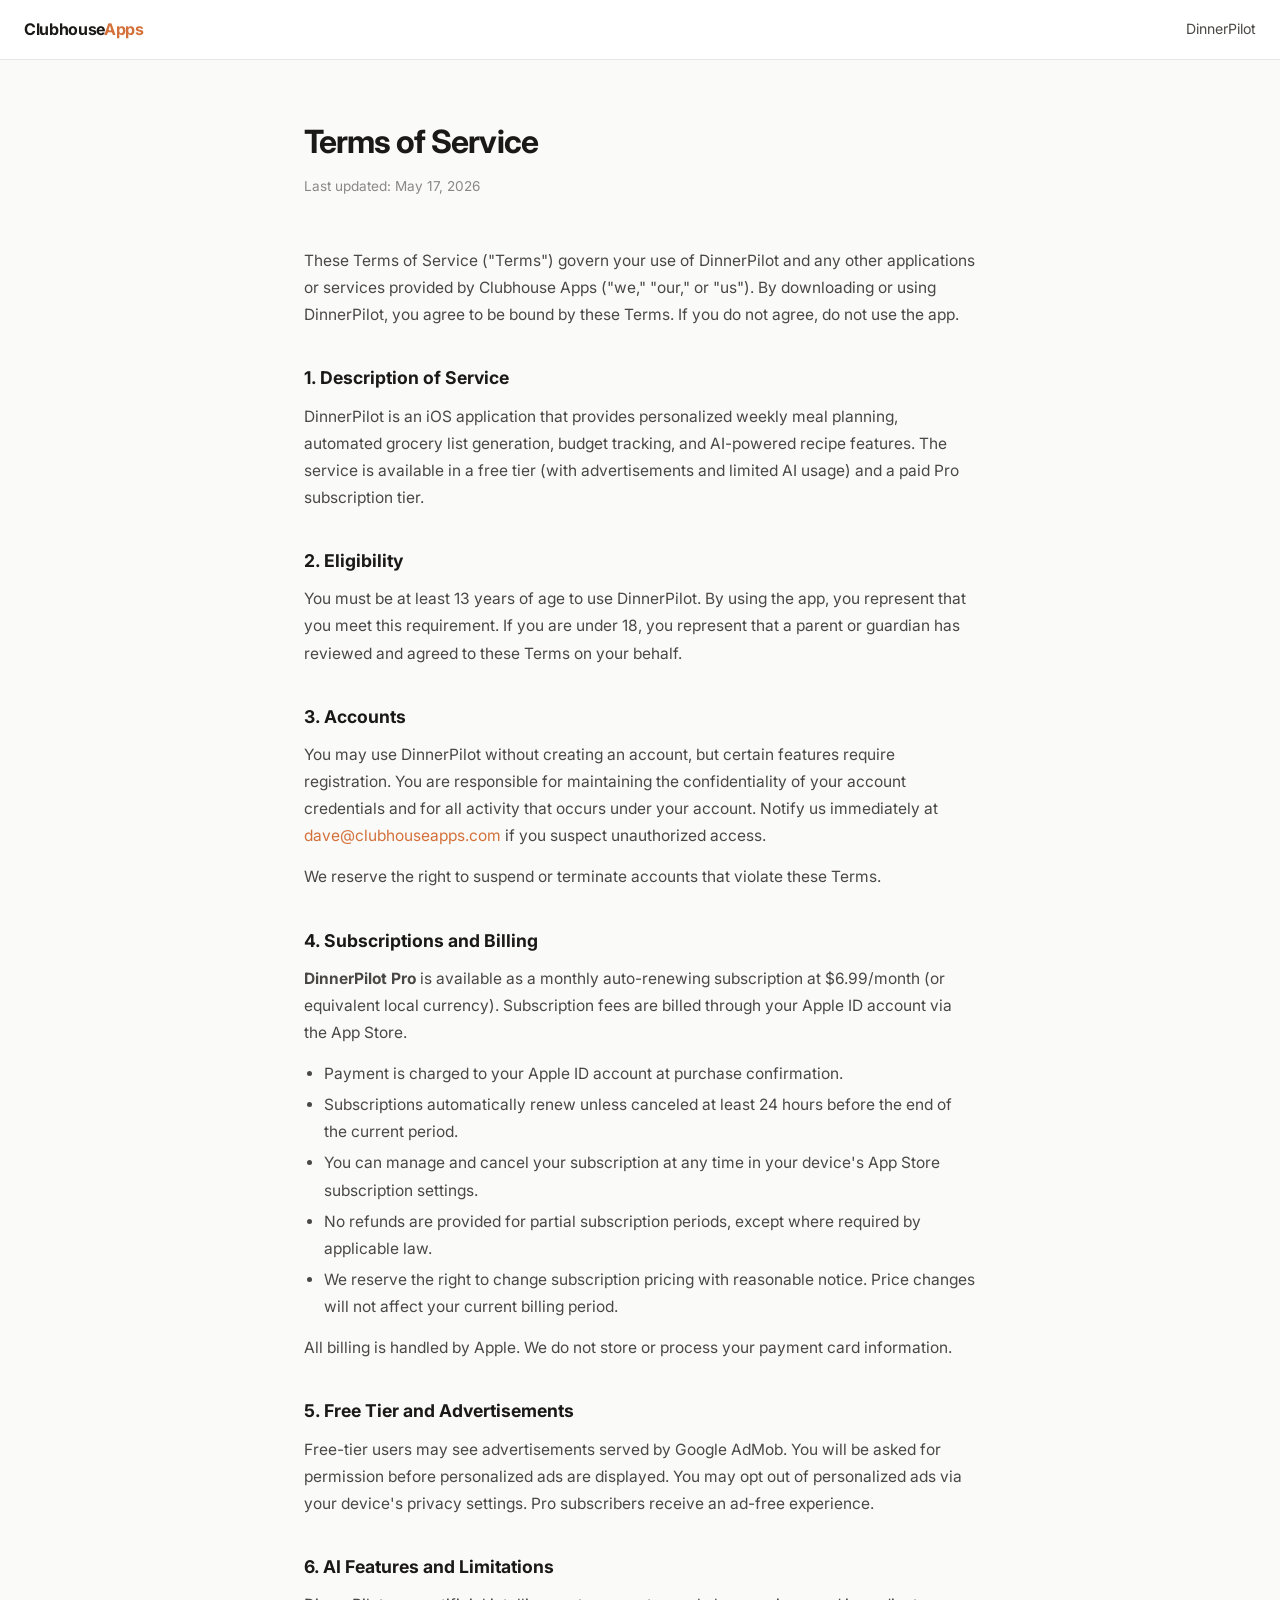
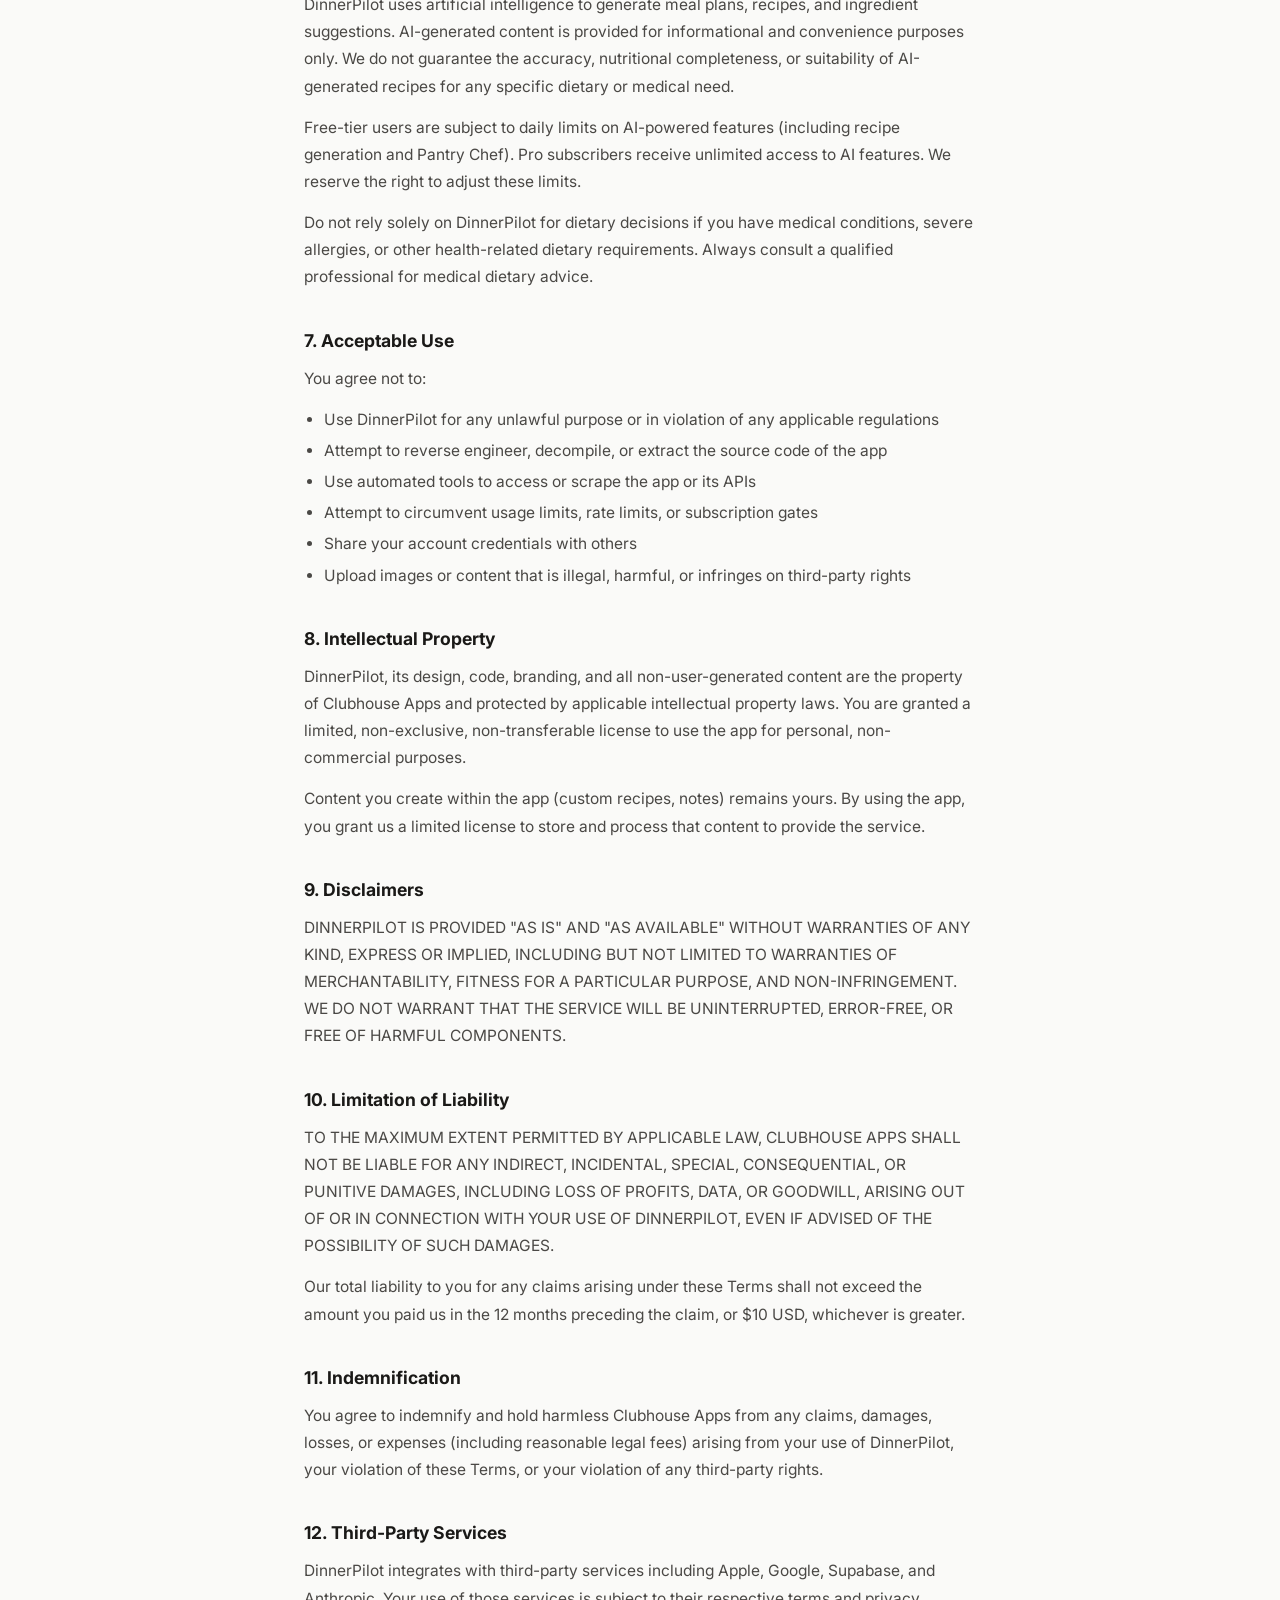
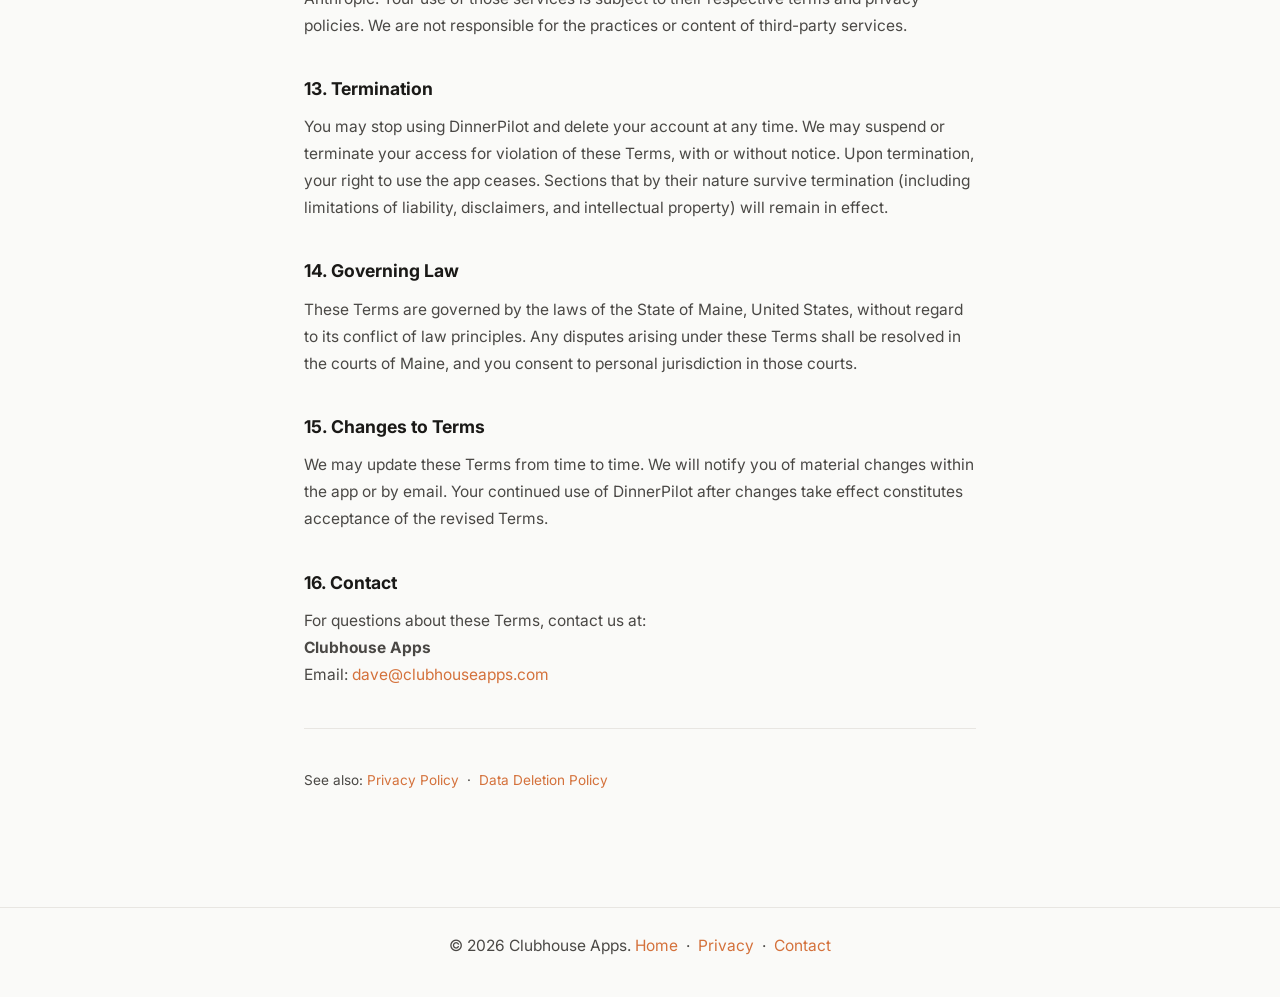
<file: terms/index.html>
<!DOCTYPE html>
<html lang="en">
<head>
  <meta charset="UTF-8" />
  <meta name="viewport" content="width=device-width, initial-scale=1.0" />
  <title>Terms of Service — DinnerPilot &amp; Clubhouse Apps</title>
  <link rel="preconnect" href="https://fonts.googleapis.com" />
  <link href="https://fonts.googleapis.com/css2?family=Inter:wght@400;500;600;700&display=swap" rel="stylesheet" />
  <link rel="stylesheet" href="../assets/shared.css" />
  <style>
    nav { border-bottom: 1px solid var(--border); padding: 0 24px; height: 60px; display: flex; align-items: center; justify-content: space-between; background: var(--card); }
    .wordmark { font-weight: 700; font-size: 1rem; letter-spacing: -0.02em; color: var(--ink); }
    .wordmark span { color: var(--dp-orange); }
    nav a { font-size: 0.88rem; color: var(--ink-mid); }
    .legal-wrap { max-width: 720px; margin: 0 auto; padding: 56px 24px 100px; }
    .legal-wrap h1 { font-size: 2rem; font-weight: 700; letter-spacing: -0.03em; margin-bottom: 8px; }
    .updated { font-size: 0.85rem; color: var(--ink-soft); margin-bottom: 48px; }
    h2 { font-size: 1.1rem; font-weight: 700; margin: 36px 0 10px; color: var(--ink); }
    p { font-size: 0.97rem; color: var(--ink-mid); line-height: 1.75; margin-bottom: 14px; }
    ul { padding-left: 20px; margin-bottom: 14px; }
    li { font-size: 0.97rem; color: var(--ink-mid); line-height: 1.75; margin-bottom: 4px; }
    a { color: var(--dp-orange); text-decoration: none; }
    a:hover { text-decoration: underline; }
    .divider { border: none; border-top: 1px solid var(--border); margin: 40px 0; }
    footer { border-top: 1px solid var(--border); padding: 24px; text-align: center; font-size: 0.82rem; color: var(--ink-soft); }
  </style>
</head>
<body>
<nav>
  <a href="/" class="wordmark">Clubhouse<span>Apps</span></a>
  <a href="/dinnerpilot">DinnerPilot</a>
</nav>

<div class="legal-wrap">
  <h1>Terms of Service</h1>
  <p class="updated">Last updated: May 17, 2026</p>

  <p>These Terms of Service ("Terms") govern your use of DinnerPilot and any other applications or services provided by Clubhouse Apps ("we," "our," or "us"). By downloading or using DinnerPilot, you agree to be bound by these Terms. If you do not agree, do not use the app.</p>

  <h2>1. Description of Service</h2>
  <p>DinnerPilot is an iOS application that provides personalized weekly meal planning, automated grocery list generation, budget tracking, and AI-powered recipe features. The service is available in a free tier (with advertisements and limited AI usage) and a paid Pro subscription tier.</p>

  <h2>2. Eligibility</h2>
  <p>You must be at least 13 years of age to use DinnerPilot. By using the app, you represent that you meet this requirement. If you are under 18, you represent that a parent or guardian has reviewed and agreed to these Terms on your behalf.</p>

  <h2>3. Accounts</h2>
  <p>You may use DinnerPilot without creating an account, but certain features require registration. You are responsible for maintaining the confidentiality of your account credentials and for all activity that occurs under your account. Notify us immediately at <a href="mailto:dave@clubhouseapps.com">dave@clubhouseapps.com</a> if you suspect unauthorized access.</p>
  <p>We reserve the right to suspend or terminate accounts that violate these Terms.</p>

  <h2>4. Subscriptions and Billing</h2>
  <p><strong>DinnerPilot Pro</strong> is available as a monthly auto-renewing subscription at $6.99/month (or equivalent local currency). Subscription fees are billed through your Apple ID account via the App Store.</p>
  <ul>
    <li>Payment is charged to your Apple ID account at purchase confirmation.</li>
    <li>Subscriptions automatically renew unless canceled at least 24 hours before the end of the current period.</li>
    <li>You can manage and cancel your subscription at any time in your device's App Store subscription settings.</li>
    <li>No refunds are provided for partial subscription periods, except where required by applicable law.</li>
    <li>We reserve the right to change subscription pricing with reasonable notice. Price changes will not affect your current billing period.</li>
  </ul>
  <p>All billing is handled by Apple. We do not store or process your payment card information.</p>

  <h2>5. Free Tier and Advertisements</h2>
  <p>Free-tier users may see advertisements served by Google AdMob. You will be asked for permission before personalized ads are displayed. You may opt out of personalized ads via your device's privacy settings. Pro subscribers receive an ad-free experience.</p>

  <h2>6. AI Features and Limitations</h2>
  <p>DinnerPilot uses artificial intelligence to generate meal plans, recipes, and ingredient suggestions. AI-generated content is provided for informational and convenience purposes only. We do not guarantee the accuracy, nutritional completeness, or suitability of AI-generated recipes for any specific dietary or medical need.</p>
  <p>Free-tier users are subject to daily limits on AI-powered features (including recipe generation and Pantry Chef). Pro subscribers receive unlimited access to AI features. We reserve the right to adjust these limits.</p>
  <p>Do not rely solely on DinnerPilot for dietary decisions if you have medical conditions, severe allergies, or other health-related dietary requirements. Always consult a qualified professional for medical dietary advice.</p>

  <h2>7. Acceptable Use</h2>
  <p>You agree not to:</p>
  <ul>
    <li>Use DinnerPilot for any unlawful purpose or in violation of any applicable regulations</li>
    <li>Attempt to reverse engineer, decompile, or extract the source code of the app</li>
    <li>Use automated tools to access or scrape the app or its APIs</li>
    <li>Attempt to circumvent usage limits, rate limits, or subscription gates</li>
    <li>Share your account credentials with others</li>
    <li>Upload images or content that is illegal, harmful, or infringes on third-party rights</li>
  </ul>

  <h2>8. Intellectual Property</h2>
  <p>DinnerPilot, its design, code, branding, and all non-user-generated content are the property of Clubhouse Apps and protected by applicable intellectual property laws. You are granted a limited, non-exclusive, non-transferable license to use the app for personal, non-commercial purposes.</p>
  <p>Content you create within the app (custom recipes, notes) remains yours. By using the app, you grant us a limited license to store and process that content to provide the service.</p>

  <h2>9. Disclaimers</h2>
  <p>DINNERPILOT IS PROVIDED "AS IS" AND "AS AVAILABLE" WITHOUT WARRANTIES OF ANY KIND, EXPRESS OR IMPLIED, INCLUDING BUT NOT LIMITED TO WARRANTIES OF MERCHANTABILITY, FITNESS FOR A PARTICULAR PURPOSE, AND NON-INFRINGEMENT. WE DO NOT WARRANT THAT THE SERVICE WILL BE UNINTERRUPTED, ERROR-FREE, OR FREE OF HARMFUL COMPONENTS.</p>

  <h2>10. Limitation of Liability</h2>
  <p>TO THE MAXIMUM EXTENT PERMITTED BY APPLICABLE LAW, CLUBHOUSE APPS SHALL NOT BE LIABLE FOR ANY INDIRECT, INCIDENTAL, SPECIAL, CONSEQUENTIAL, OR PUNITIVE DAMAGES, INCLUDING LOSS OF PROFITS, DATA, OR GOODWILL, ARISING OUT OF OR IN CONNECTION WITH YOUR USE OF DINNERPILOT, EVEN IF ADVISED OF THE POSSIBILITY OF SUCH DAMAGES.</p>
  <p>Our total liability to you for any claims arising under these Terms shall not exceed the amount you paid us in the 12 months preceding the claim, or $10 USD, whichever is greater.</p>

  <h2>11. Indemnification</h2>
  <p>You agree to indemnify and hold harmless Clubhouse Apps from any claims, damages, losses, or expenses (including reasonable legal fees) arising from your use of DinnerPilot, your violation of these Terms, or your violation of any third-party rights.</p>

  <h2>12. Third-Party Services</h2>
  <p>DinnerPilot integrates with third-party services including Apple, Google, Supabase, and Anthropic. Your use of those services is subject to their respective terms and privacy policies. We are not responsible for the practices or content of third-party services.</p>

  <h2>13. Termination</h2>
  <p>You may stop using DinnerPilot and delete your account at any time. We may suspend or terminate your access for violation of these Terms, with or without notice. Upon termination, your right to use the app ceases. Sections that by their nature survive termination (including limitations of liability, disclaimers, and intellectual property) will remain in effect.</p>

  <h2>14. Governing Law</h2>
  <p>These Terms are governed by the laws of the State of Maine, United States, without regard to its conflict of law principles. Any disputes arising under these Terms shall be resolved in the courts of Maine, and you consent to personal jurisdiction in those courts.</p>

  <h2>15. Changes to Terms</h2>
  <p>We may update these Terms from time to time. We will notify you of material changes within the app or by email. Your continued use of DinnerPilot after changes take effect constitutes acceptance of the revised Terms.</p>

  <h2>16. Contact</h2>
  <p>For questions about these Terms, contact us at:<br />
  <strong>Clubhouse Apps</strong><br />
  Email: <a href="mailto:dave@clubhouseapps.com">dave@clubhouseapps.com</a></p>

  <hr class="divider" />
  <p style="font-size:0.85rem;">See also: <a href="/privacy">Privacy Policy</a> &nbsp;·&nbsp; <a href="/data-deletion">Data Deletion Policy</a></p>
</div>

<footer>
  <p>© 2026 Clubhouse Apps. <a href="/">Home</a> &nbsp;·&nbsp; <a href="/privacy">Privacy</a> &nbsp;·&nbsp; <a href="mailto:dave@clubhouseapps.com">Contact</a></p>
</footer>
</body>
</html>
</file>
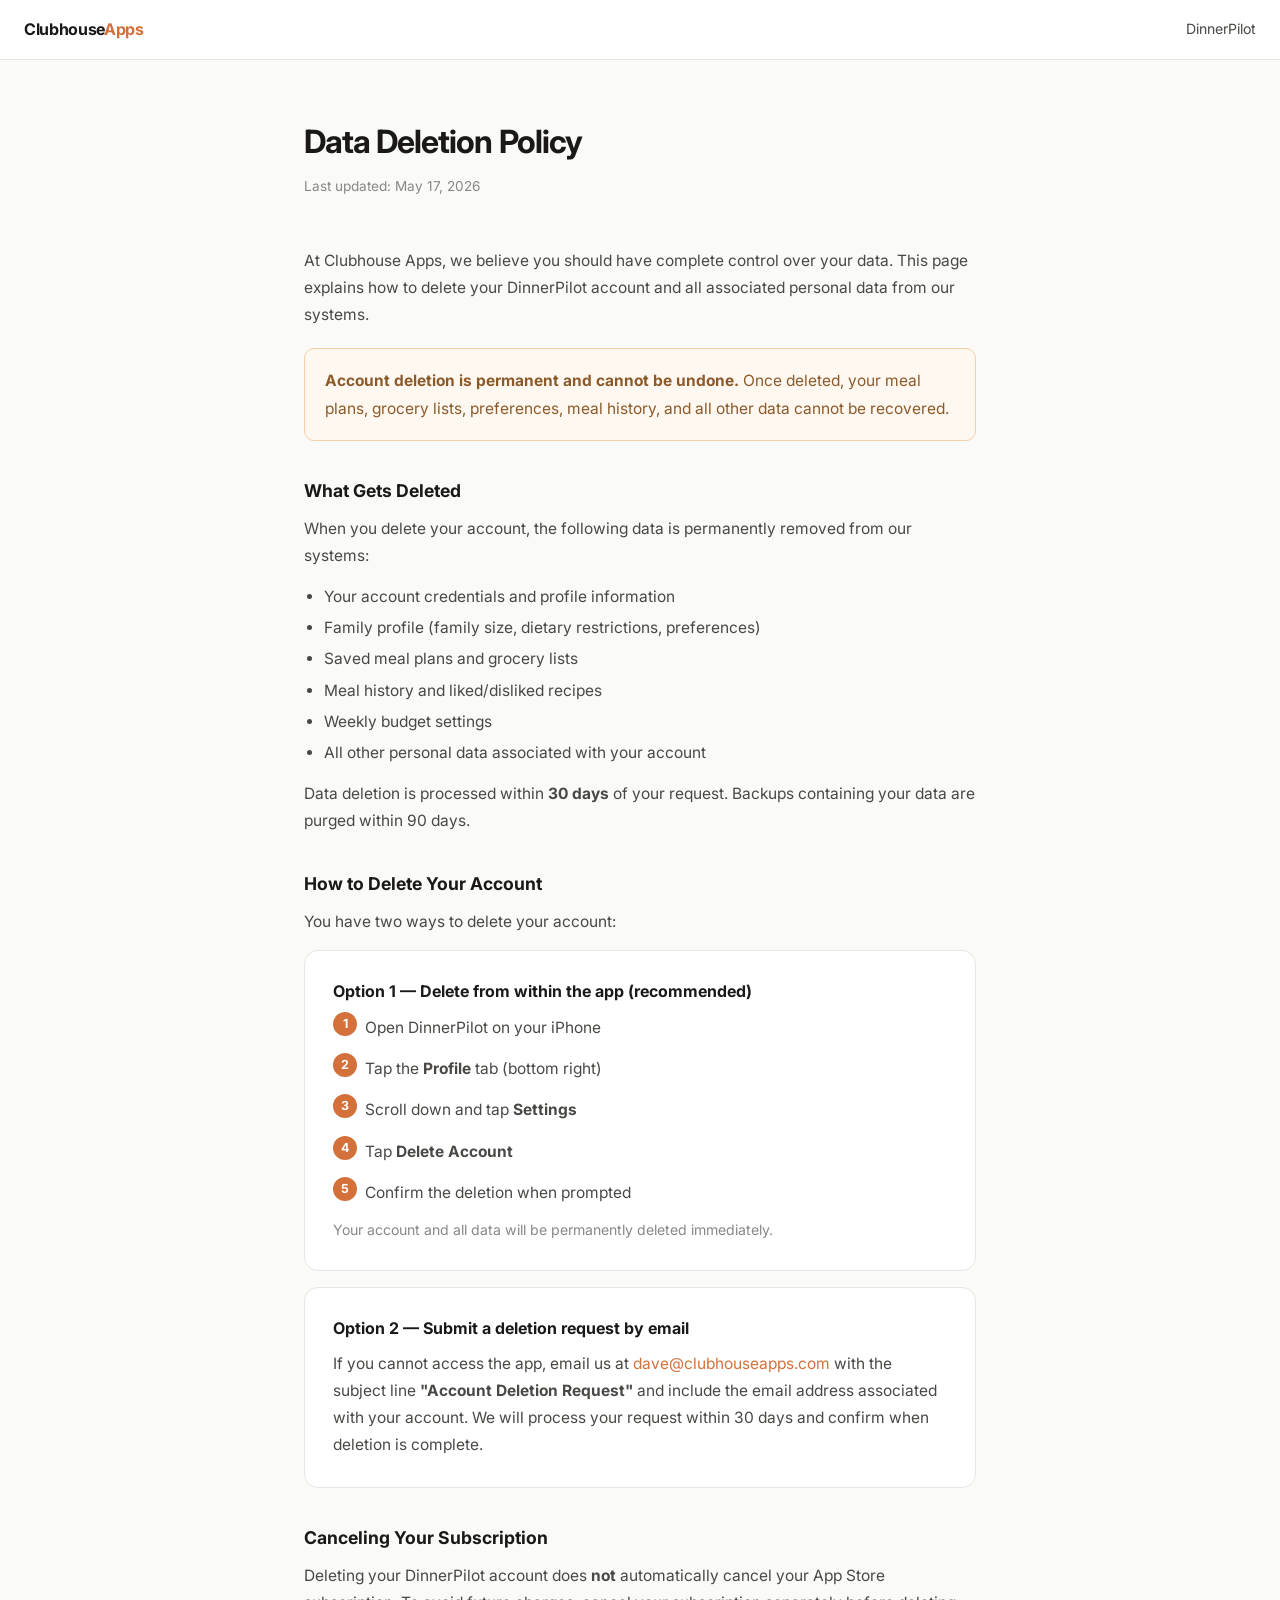
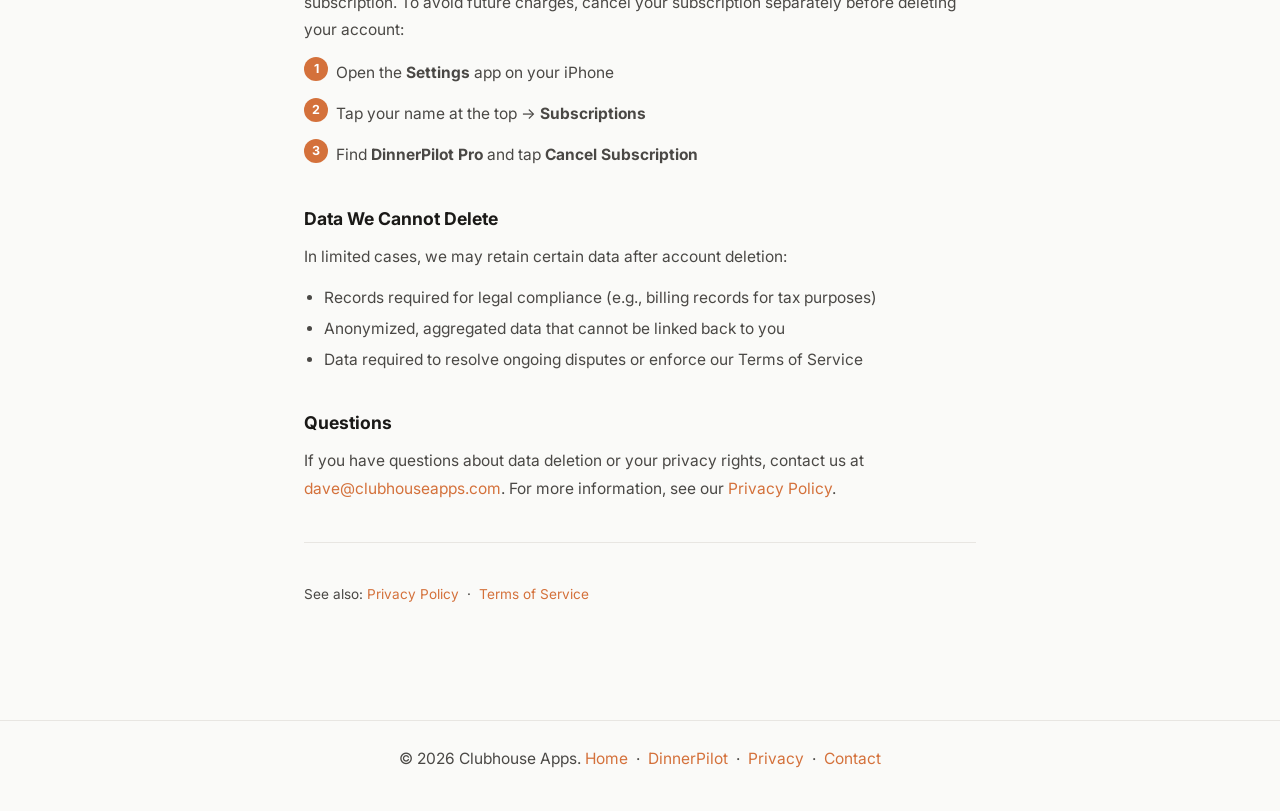
<file: dinnerpilot/data-deletion/index.html>
<!DOCTYPE html>
<html lang="en">
<head>
  <meta charset="UTF-8" />
  <meta name="viewport" content="width=device-width, initial-scale=1.0" />
  <title>Data Deletion — DinnerPilot &amp; Clubhouse Apps</title>
  <link rel="preconnect" href="https://fonts.googleapis.com" />
  <link href="https://fonts.googleapis.com/css2?family=Inter:wght@400;500;600;700&display=swap" rel="stylesheet" />
  <link rel="stylesheet" href="../../assets/shared.css" />
  <style>
    nav { border-bottom: 1px solid var(--border); padding: 0 24px; height: 60px; display: flex; align-items: center; justify-content: space-between; background: var(--card); }
    .wordmark { font-weight: 700; font-size: 1rem; letter-spacing: -0.02em; color: var(--ink); }
    .wordmark span { color: var(--dp-orange); }
    nav a { font-size: 0.88rem; color: var(--ink-mid); }
    .legal-wrap { max-width: 720px; margin: 0 auto; padding: 56px 24px 100px; }
    .legal-wrap h1 { font-size: 2rem; font-weight: 700; letter-spacing: -0.03em; margin-bottom: 8px; }
    .updated { font-size: 0.85rem; color: var(--ink-soft); margin-bottom: 48px; }
    h2 { font-size: 1.1rem; font-weight: 700; margin: 36px 0 10px; color: var(--ink); }
    p { font-size: 0.97rem; color: var(--ink-mid); line-height: 1.75; margin-bottom: 14px; }
    ul { padding-left: 20px; margin-bottom: 14px; }
    li { font-size: 0.97rem; color: var(--ink-mid); line-height: 1.75; margin-bottom: 4px; }
    a { color: var(--dp-orange); text-decoration: none; }
    a:hover { text-decoration: underline; }
    .divider { border: none; border-top: 1px solid var(--border); margin: 40px 0; }
    .method-card { background: var(--card); border: 1px solid var(--border); border-radius: 14px; padding: 28px; margin-bottom: 16px; }
    .method-card h3 { font-size: 1rem; font-weight: 700; margin-bottom: 8px; }
    .method-card p { margin-bottom: 0; }
    .step-num { display: inline-flex; align-items: center; justify-content: center; width: 24px; height: 24px; border-radius: 50%; background: var(--dp-orange); color: #fff; font-size: 0.78rem; font-weight: 700; margin-right: 8px; flex-shrink: 0; }
    .step { display: flex; align-items: flex-start; margin-bottom: 12px; }
    .step p { margin-bottom: 0; padding-top: 2px; }
    .warning-box { background: #FFF8F0; border: 1px solid #F5D0A9; border-radius: 10px; padding: 18px 20px; margin: 20px 0; }
    .warning-box p { margin: 0; color: #8B5A2B; }
    footer { border-top: 1px solid var(--border); padding: 24px; text-align: center; font-size: 0.82rem; color: var(--ink-soft); }
  </style>
</head>
<body>
<nav>
  <a href="/" class="wordmark">Clubhouse<span>Apps</span></a>
  <a href="/dinnerpilot">DinnerPilot</a>
</nav>

<div class="legal-wrap">
  <h1>Data Deletion Policy</h1>
  <p class="updated">Last updated: May 17, 2026</p>

  <p>At Clubhouse Apps, we believe you should have complete control over your data. This page explains how to delete your DinnerPilot account and all associated personal data from our systems.</p>

  <div class="warning-box">
    <p><strong>Account deletion is permanent and cannot be undone.</strong> Once deleted, your meal plans, grocery lists, preferences, meal history, and all other data cannot be recovered.</p>
  </div>

  <h2>What Gets Deleted</h2>
  <p>When you delete your account, the following data is permanently removed from our systems:</p>
  <ul>
    <li>Your account credentials and profile information</li>
    <li>Family profile (family size, dietary restrictions, preferences)</li>
    <li>Saved meal plans and grocery lists</li>
    <li>Meal history and liked/disliked recipes</li>
    <li>Weekly budget settings</li>
    <li>All other personal data associated with your account</li>
  </ul>
  <p>Data deletion is processed within <strong>30 days</strong> of your request. Backups containing your data are purged within 90 days.</p>

  <h2>How to Delete Your Account</h2>
  <p>You have two ways to delete your account:</p>

  <div class="method-card">
    <h3>Option 1 — Delete from within the app (recommended)</h3>
    <div class="step"><span class="step-num">1</span><p>Open DinnerPilot on your iPhone</p></div>
    <div class="step"><span class="step-num">2</span><p>Tap the <strong>Profile</strong> tab (bottom right)</p></div>
    <div class="step"><span class="step-num">3</span><p>Scroll down and tap <strong>Settings</strong></p></div>
    <div class="step"><span class="step-num">4</span><p>Tap <strong>Delete Account</strong></p></div>
    <div class="step"><span class="step-num">5</span><p>Confirm the deletion when prompted</p></div>
    <p style="margin-top:12px; font-size:0.88rem; color:var(--ink-soft);">Your account and all data will be permanently deleted immediately.</p>
  </div>

  <div class="method-card">
    <h3>Option 2 — Submit a deletion request by email</h3>
    <p>If you cannot access the app, email us at <a href="mailto:dave@clubhouseapps.com">dave@clubhouseapps.com</a> with the subject line <strong>"Account Deletion Request"</strong> and include the email address associated with your account. We will process your request within 30 days and confirm when deletion is complete.</p>
  </div>

  <h2>Canceling Your Subscription</h2>
  <p>Deleting your DinnerPilot account does <strong>not</strong> automatically cancel your App Store subscription. To avoid future charges, cancel your subscription separately before deleting your account:</p>
  <div class="step"><span class="step-num">1</span><p>Open the <strong>Settings</strong> app on your iPhone</p></div>
  <div class="step"><span class="step-num">2</span><p>Tap your name at the top → <strong>Subscriptions</strong></p></div>
  <div class="step"><span class="step-num">3</span><p>Find <strong>DinnerPilot Pro</strong> and tap <strong>Cancel Subscription</strong></p></div>

  <h2>Data We Cannot Delete</h2>
  <p>In limited cases, we may retain certain data after account deletion:</p>
  <ul>
    <li>Records required for legal compliance (e.g., billing records for tax purposes)</li>
    <li>Anonymized, aggregated data that cannot be linked back to you</li>
    <li>Data required to resolve ongoing disputes or enforce our Terms of Service</li>
  </ul>

  <h2>Questions</h2>
  <p>If you have questions about data deletion or your privacy rights, contact us at <a href="mailto:dave@clubhouseapps.com">dave@clubhouseapps.com</a>. For more information, see our <a href="/dinnerpilot/privacy">Privacy Policy</a>.</p>

  <hr class="divider" />
  <p style="font-size:0.85rem;">See also: <a href="/dinnerpilot/privacy">Privacy Policy</a> &nbsp;·&nbsp; <a href="/dinnerpilot/terms">Terms of Service</a></p>
</div>

<footer>
  <p>© 2026 Clubhouse Apps. <a href="/">Home</a> &nbsp;·&nbsp; <a href="/dinnerpilot">DinnerPilot</a> &nbsp;·&nbsp; <a href="/dinnerpilot/privacy">Privacy</a> &nbsp;·&nbsp; <a href="mailto:dave@clubhouseapps.com">Contact</a></p>
</footer>
</body>
</html>
</file>
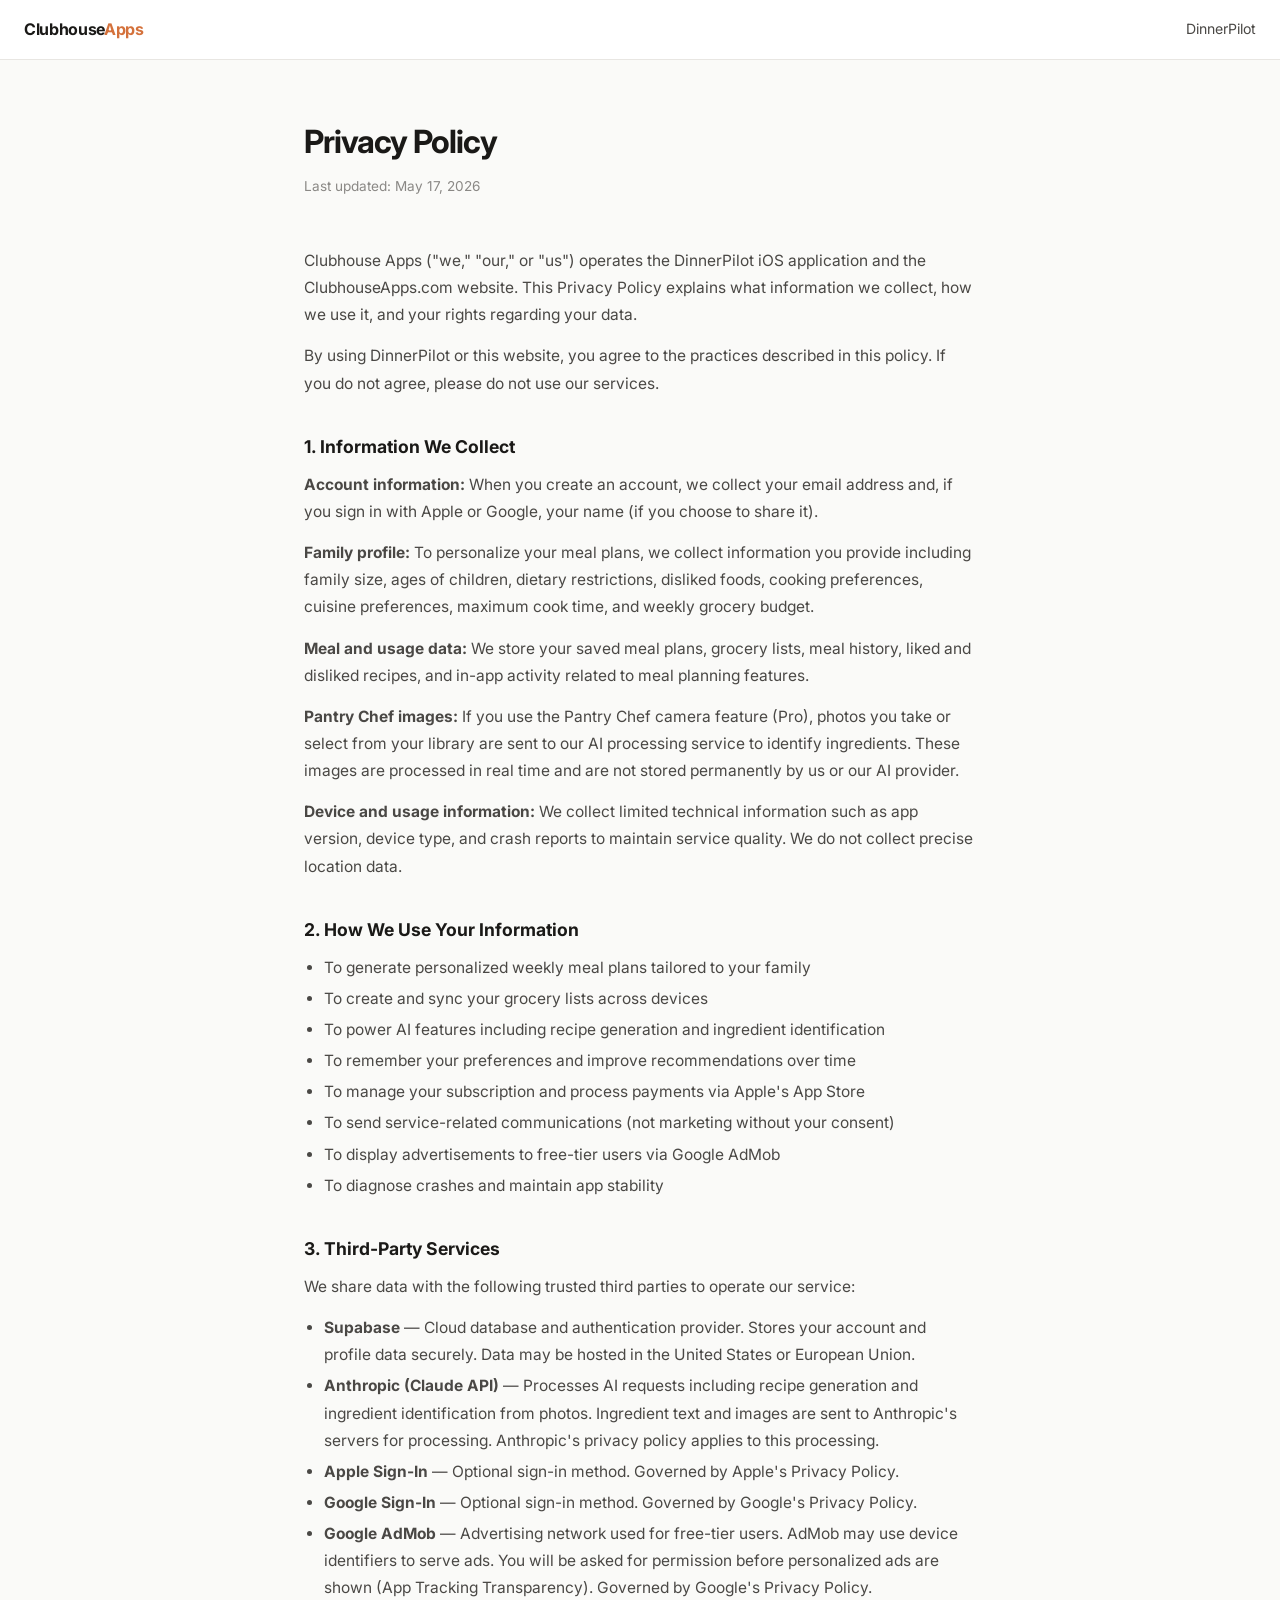
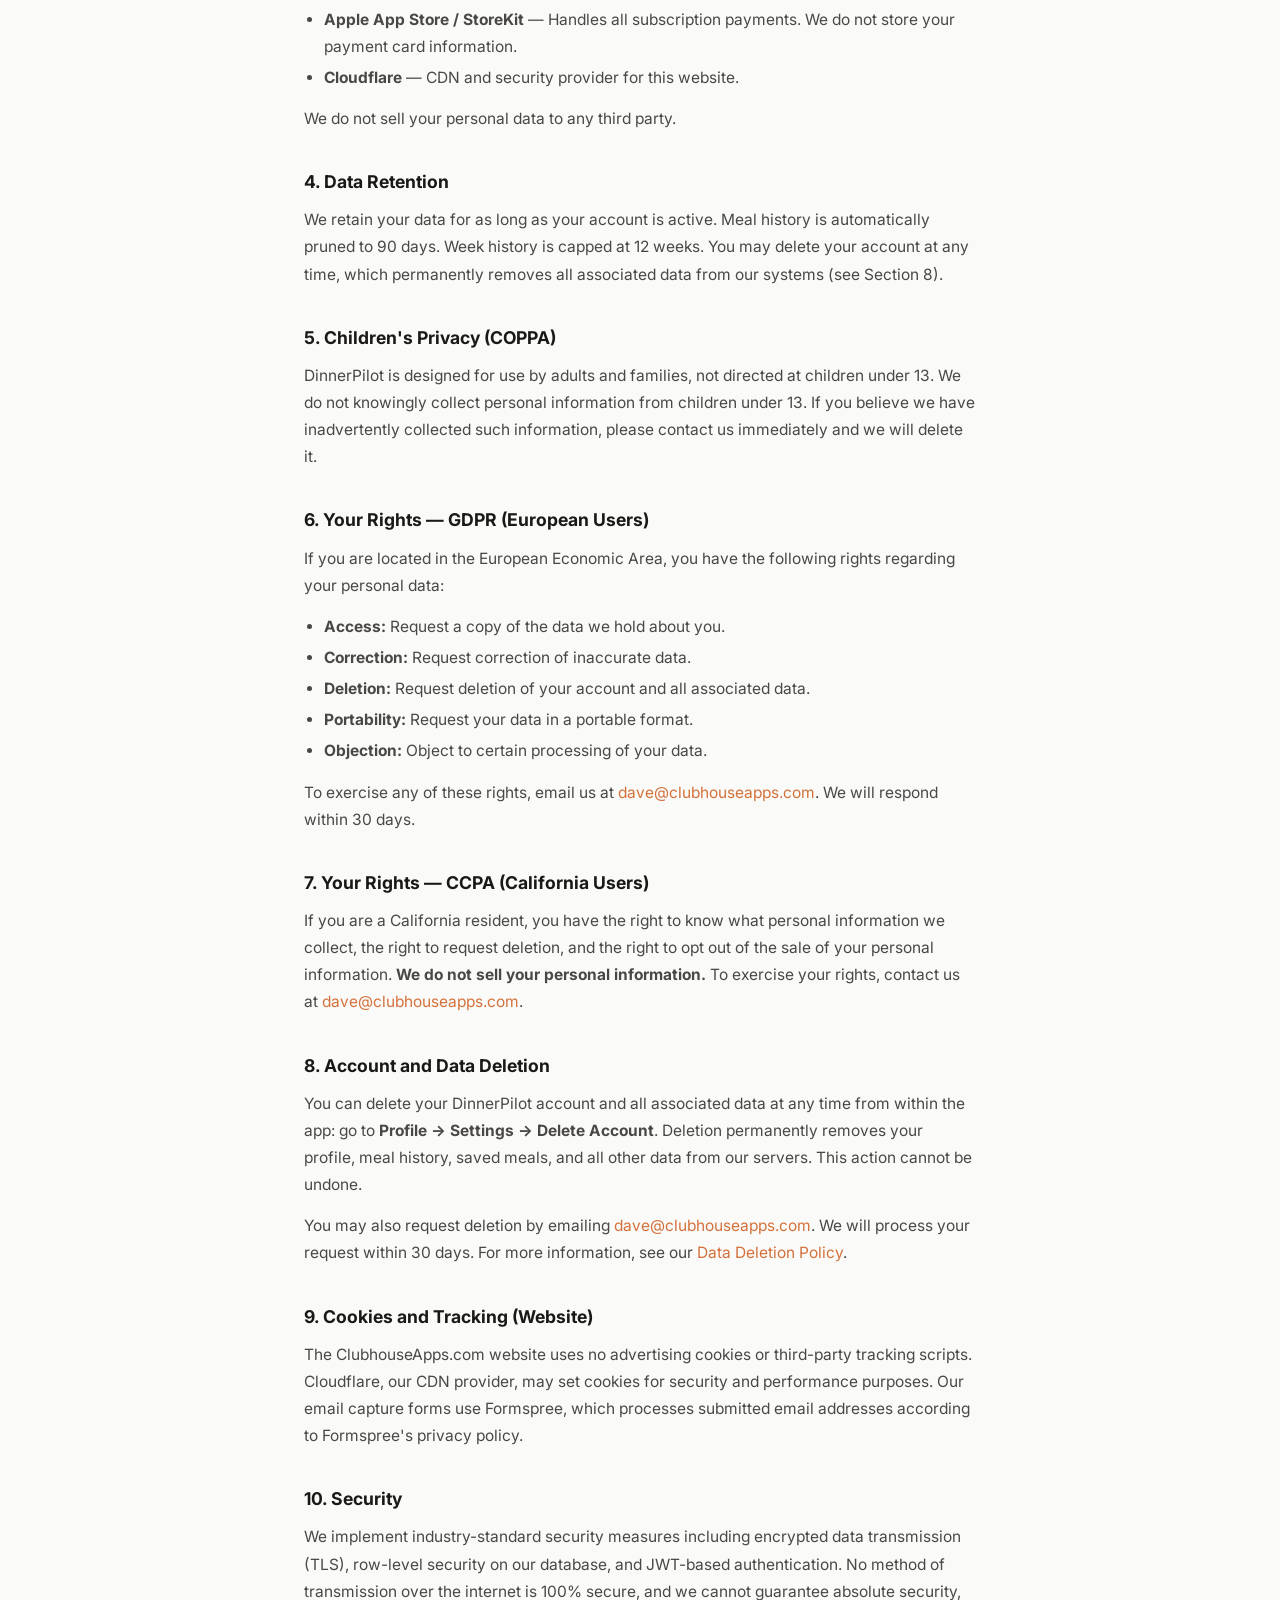
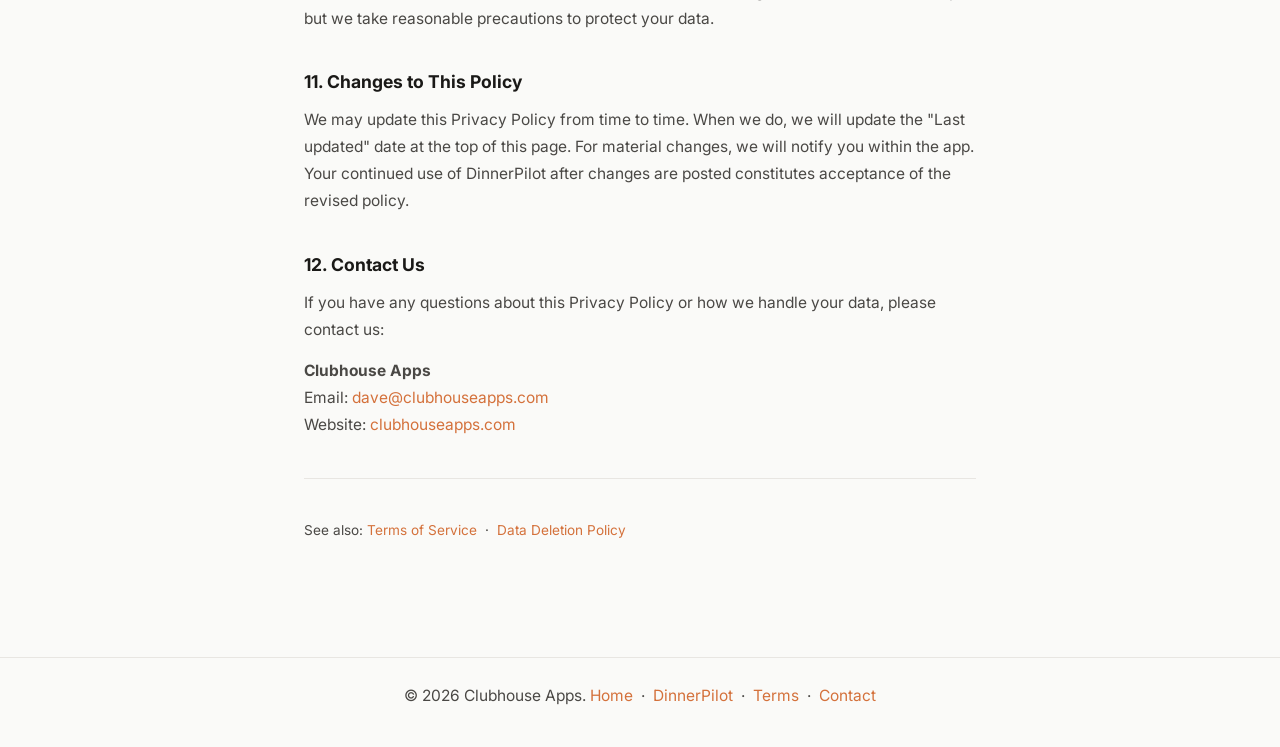
<file: dinnerpilot/privacy/index.html>
<!DOCTYPE html>
<html lang="en">
<head>
  <meta charset="UTF-8" />
  <meta name="viewport" content="width=device-width, initial-scale=1.0" />
  <title>Privacy Policy — DinnerPilot &amp; Clubhouse Apps</title>
  <meta name="description" content="Privacy Policy for DinnerPilot and Clubhouse Apps." />
  <link rel="preconnect" href="https://fonts.googleapis.com" />
  <link href="https://fonts.googleapis.com/css2?family=Inter:wght@400;500;600;700&display=swap" rel="stylesheet" />
  <link rel="stylesheet" href="../../assets/shared.css" />
  <style>
    nav { border-bottom: 1px solid var(--border); padding: 0 24px; height: 60px; display: flex; align-items: center; justify-content: space-between; background: var(--card); }
    .wordmark { font-weight: 700; font-size: 1rem; letter-spacing: -0.02em; color: var(--ink); }
    .wordmark span { color: var(--dp-orange); }
    nav a { font-size: 0.88rem; color: var(--ink-mid); }
    .legal-wrap { max-width: 720px; margin: 0 auto; padding: 56px 24px 100px; }
    .legal-wrap h1 { font-size: 2rem; font-weight: 700; letter-spacing: -0.03em; margin-bottom: 8px; }
    .updated { font-size: 0.85rem; color: var(--ink-soft); margin-bottom: 48px; }
    h2 { font-size: 1.1rem; font-weight: 700; margin: 36px 0 10px; color: var(--ink); }
    p { font-size: 0.97rem; color: var(--ink-mid); line-height: 1.75; margin-bottom: 14px; }
    ul { padding-left: 20px; margin-bottom: 14px; }
    li { font-size: 0.97rem; color: var(--ink-mid); line-height: 1.75; margin-bottom: 4px; }
    a { color: var(--dp-orange); text-decoration: none; }
    a:hover { text-decoration: underline; }
    .divider { border: none; border-top: 1px solid var(--border); margin: 40px 0; }
    footer { border-top: 1px solid var(--border); padding: 24px; text-align: center; font-size: 0.82rem; color: var(--ink-soft); }
  </style>
</head>
<body>
<nav>
  <a href="/" class="wordmark">Clubhouse<span>Apps</span></a>
  <a href="/dinnerpilot">DinnerPilot</a>
</nav>

<div class="legal-wrap">
  <h1>Privacy Policy</h1>
  <p class="updated">Last updated: May 17, 2026</p>

  <p>Clubhouse Apps ("we," "our," or "us") operates the DinnerPilot iOS application and the ClubhouseApps.com website. This Privacy Policy explains what information we collect, how we use it, and your rights regarding your data.</p>
  <p>By using DinnerPilot or this website, you agree to the practices described in this policy. If you do not agree, please do not use our services.</p>

  <h2>1. Information We Collect</h2>
  <p><strong>Account information:</strong> When you create an account, we collect your email address and, if you sign in with Apple or Google, your name (if you choose to share it).</p>
  <p><strong>Family profile:</strong> To personalize your meal plans, we collect information you provide including family size, ages of children, dietary restrictions, disliked foods, cooking preferences, cuisine preferences, maximum cook time, and weekly grocery budget.</p>
  <p><strong>Meal and usage data:</strong> We store your saved meal plans, grocery lists, meal history, liked and disliked recipes, and in-app activity related to meal planning features.</p>
  <p><strong>Pantry Chef images:</strong> If you use the Pantry Chef camera feature (Pro), photos you take or select from your library are sent to our AI processing service to identify ingredients. These images are processed in real time and are not stored permanently by us or our AI provider.</p>
  <p><strong>Device and usage information:</strong> We collect limited technical information such as app version, device type, and crash reports to maintain service quality. We do not collect precise location data.</p>

  <h2>2. How We Use Your Information</h2>
  <ul>
    <li>To generate personalized weekly meal plans tailored to your family</li>
    <li>To create and sync your grocery lists across devices</li>
    <li>To power AI features including recipe generation and ingredient identification</li>
    <li>To remember your preferences and improve recommendations over time</li>
    <li>To manage your subscription and process payments via Apple's App Store</li>
    <li>To send service-related communications (not marketing without your consent)</li>
    <li>To display advertisements to free-tier users via Google AdMob</li>
    <li>To diagnose crashes and maintain app stability</li>
  </ul>

  <h2>3. Third-Party Services</h2>
  <p>We share data with the following trusted third parties to operate our service:</p>
  <ul>
    <li><strong>Supabase</strong> — Cloud database and authentication provider. Stores your account and profile data securely. Data may be hosted in the United States or European Union.</li>
    <li><strong>Anthropic (Claude API)</strong> — Processes AI requests including recipe generation and ingredient identification from photos. Ingredient text and images are sent to Anthropic's servers for processing. Anthropic's privacy policy applies to this processing.</li>
    <li><strong>Apple Sign-In</strong> — Optional sign-in method. Governed by Apple's Privacy Policy.</li>
    <li><strong>Google Sign-In</strong> — Optional sign-in method. Governed by Google's Privacy Policy.</li>
    <li><strong>Google AdMob</strong> — Advertising network used for free-tier users. AdMob may use device identifiers to serve ads. You will be asked for permission before personalized ads are shown (App Tracking Transparency). Governed by Google's Privacy Policy.</li>
    <li><strong>Apple App Store / StoreKit</strong> — Handles all subscription payments. We do not store your payment card information.</li>
    <li><strong>Cloudflare</strong> — CDN and security provider for this website.</li>
  </ul>
  <p>We do not sell your personal data to any third party.</p>

  <h2>4. Data Retention</h2>
  <p>We retain your data for as long as your account is active. Meal history is automatically pruned to 90 days. Week history is capped at 12 weeks. You may delete your account at any time, which permanently removes all associated data from our systems (see Section 8).</p>

  <h2>5. Children's Privacy (COPPA)</h2>
  <p>DinnerPilot is designed for use by adults and families, not directed at children under 13. We do not knowingly collect personal information from children under 13. If you believe we have inadvertently collected such information, please contact us immediately and we will delete it.</p>

  <h2>6. Your Rights — GDPR (European Users)</h2>
  <p>If you are located in the European Economic Area, you have the following rights regarding your personal data:</p>
  <ul>
    <li><strong>Access:</strong> Request a copy of the data we hold about you.</li>
    <li><strong>Correction:</strong> Request correction of inaccurate data.</li>
    <li><strong>Deletion:</strong> Request deletion of your account and all associated data.</li>
    <li><strong>Portability:</strong> Request your data in a portable format.</li>
    <li><strong>Objection:</strong> Object to certain processing of your data.</li>
  </ul>
  <p>To exercise any of these rights, email us at <a href="mailto:dave@clubhouseapps.com">dave@clubhouseapps.com</a>. We will respond within 30 days.</p>

  <h2>7. Your Rights — CCPA (California Users)</h2>
  <p>If you are a California resident, you have the right to know what personal information we collect, the right to request deletion, and the right to opt out of the sale of your personal information. <strong>We do not sell your personal information.</strong> To exercise your rights, contact us at <a href="mailto:dave@clubhouseapps.com">dave@clubhouseapps.com</a>.</p>

  <h2>8. Account and Data Deletion</h2>
  <p>You can delete your DinnerPilot account and all associated data at any time from within the app: go to <strong>Profile → Settings → Delete Account</strong>. Deletion permanently removes your profile, meal history, saved meals, and all other data from our servers. This action cannot be undone.</p>
  <p>You may also request deletion by emailing <a href="mailto:dave@clubhouseapps.com">dave@clubhouseapps.com</a>. We will process your request within 30 days. For more information, see our <a href="/dinnerpilot/data-deletion">Data Deletion Policy</a>.</p>

  <h2>9. Cookies and Tracking (Website)</h2>
  <p>The ClubhouseApps.com website uses no advertising cookies or third-party tracking scripts. Cloudflare, our CDN provider, may set cookies for security and performance purposes. Our email capture forms use Formspree, which processes submitted email addresses according to Formspree's privacy policy.</p>

  <h2>10. Security</h2>
  <p>We implement industry-standard security measures including encrypted data transmission (TLS), row-level security on our database, and JWT-based authentication. No method of transmission over the internet is 100% secure, and we cannot guarantee absolute security, but we take reasonable precautions to protect your data.</p>

  <h2>11. Changes to This Policy</h2>
  <p>We may update this Privacy Policy from time to time. When we do, we will update the "Last updated" date at the top of this page. For material changes, we will notify you within the app. Your continued use of DinnerPilot after changes are posted constitutes acceptance of the revised policy.</p>

  <h2>12. Contact Us</h2>
  <p>If you have any questions about this Privacy Policy or how we handle your data, please contact us:</p>
  <p><strong>Clubhouse Apps</strong><br />
  Email: <a href="mailto:dave@clubhouseapps.com">dave@clubhouseapps.com</a><br />
  Website: <a href="https://clubhouseapps.com">clubhouseapps.com</a></p>

  <hr class="divider" />
  <p style="font-size:0.85rem;">See also: <a href="/dinnerpilot/terms">Terms of Service</a> &nbsp;·&nbsp; <a href="/dinnerpilot/data-deletion">Data Deletion Policy</a></p>
</div>

<footer>
  <p>© 2026 Clubhouse Apps. <a href="/">Home</a> &nbsp;·&nbsp; <a href="/dinnerpilot">DinnerPilot</a> &nbsp;·&nbsp; <a href="/dinnerpilot/terms">Terms</a> &nbsp;·&nbsp; <a href="mailto:dave@clubhouseapps.com">Contact</a></p>
</footer>
</body>
</html>
</file>
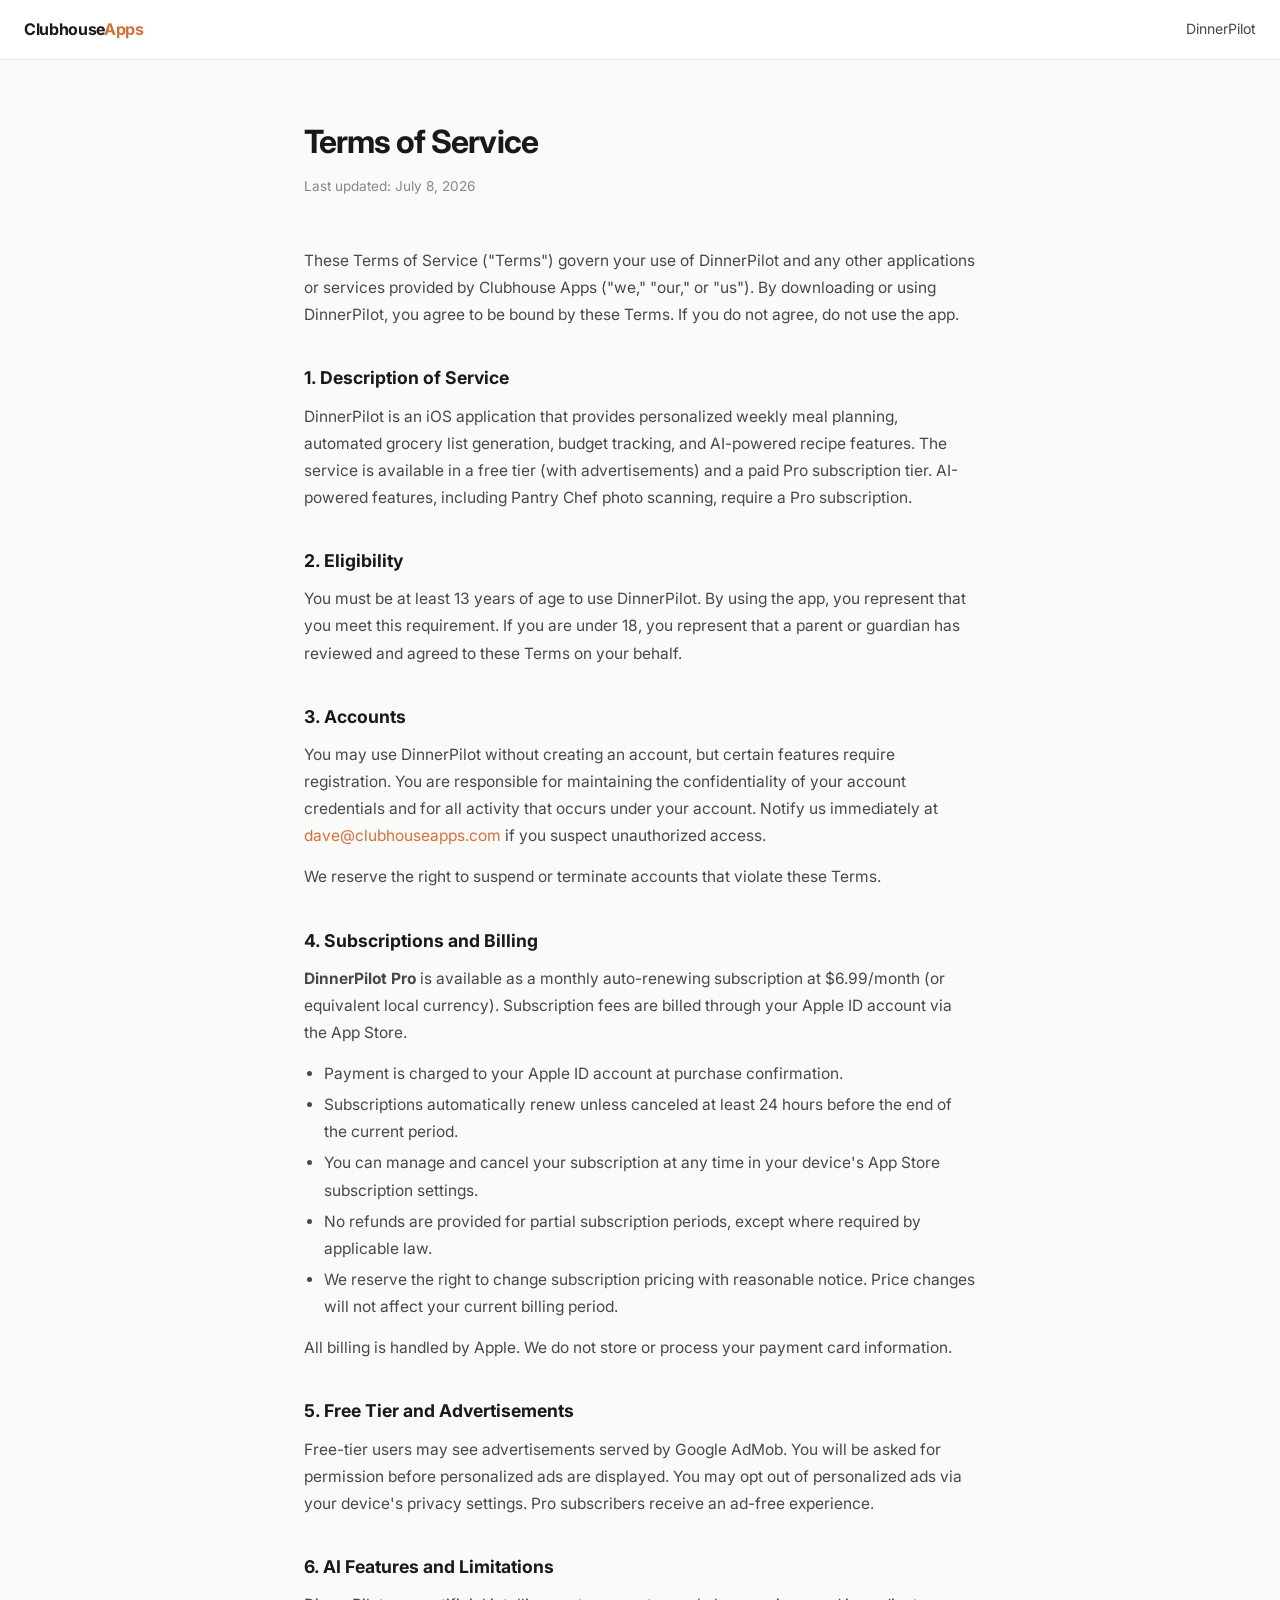
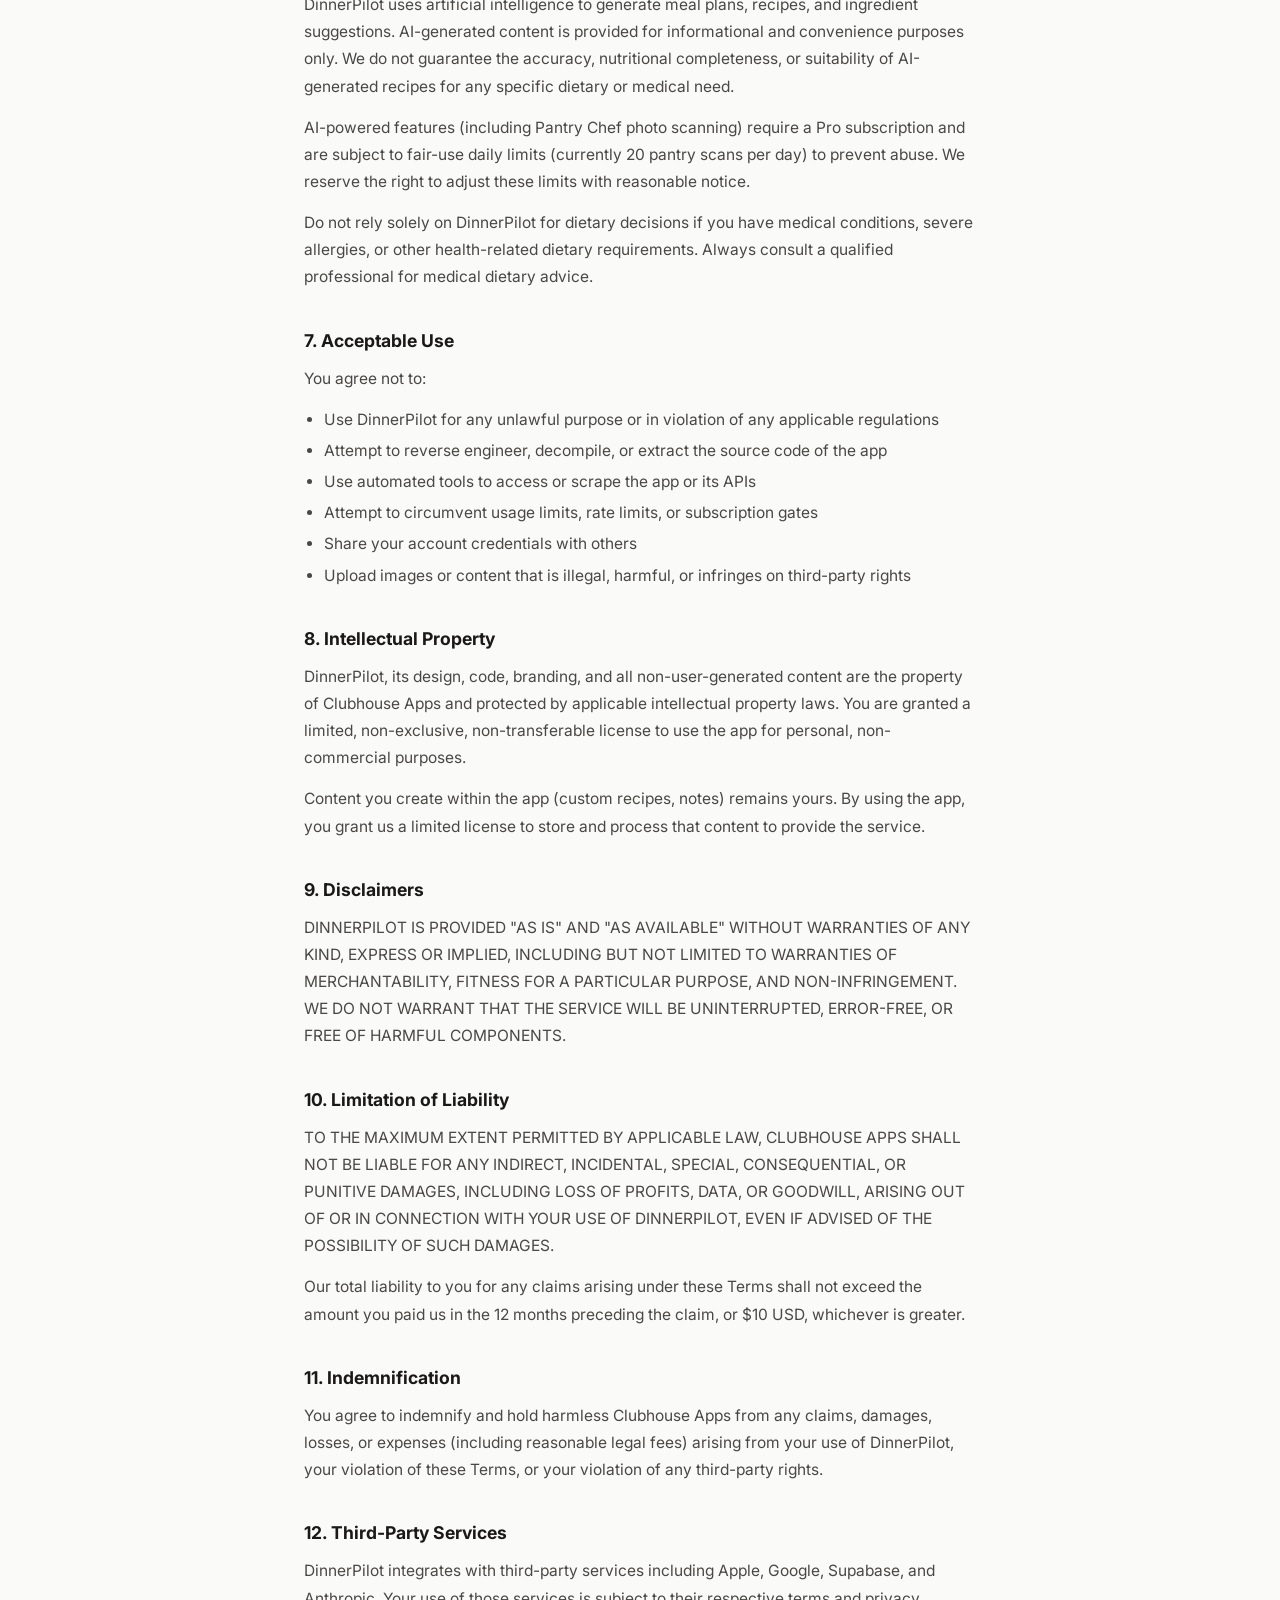
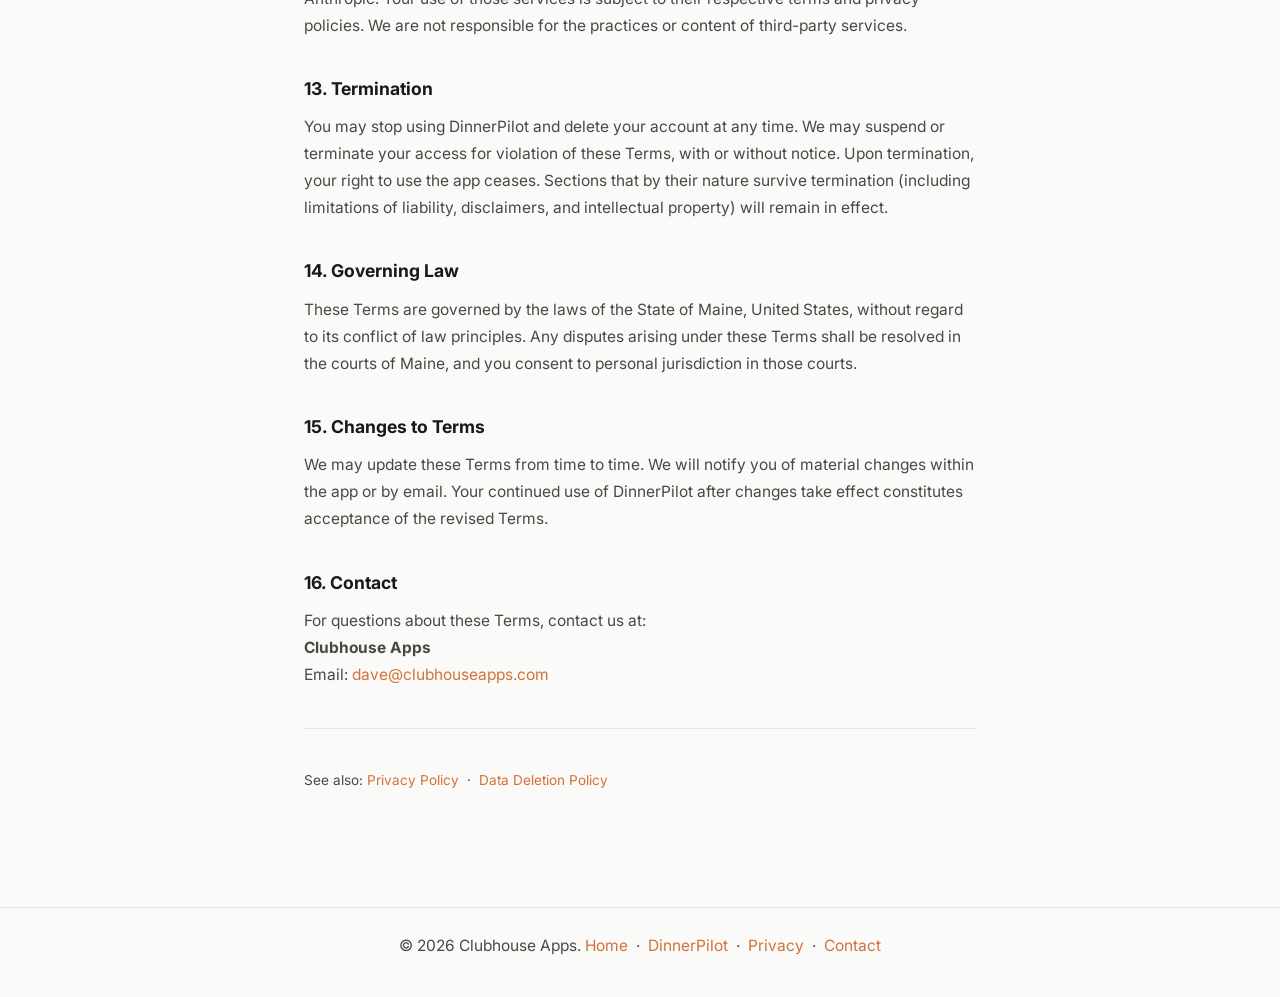
<file: dinnerpilot/terms/index.html>
<!DOCTYPE html>
<html lang="en">
<head>
  <meta charset="UTF-8" />
  <meta name="viewport" content="width=device-width, initial-scale=1.0" />
  <title>Terms of Service — DinnerPilot &amp; Clubhouse Apps</title>
  <link rel="preconnect" href="https://fonts.googleapis.com" />
  <link href="https://fonts.googleapis.com/css2?family=Inter:wght@400;500;600;700&display=swap" rel="stylesheet" />
  <link rel="stylesheet" href="../../assets/shared.css" />
  <style>
    nav { border-bottom: 1px solid var(--border); padding: 0 24px; height: 60px; display: flex; align-items: center; justify-content: space-between; background: var(--card); }
    .wordmark { font-weight: 700; font-size: 1rem; letter-spacing: -0.02em; color: var(--ink); }
    .wordmark span { color: var(--dp-orange); }
    nav a { font-size: 0.88rem; color: var(--ink-mid); }
    .legal-wrap { max-width: 720px; margin: 0 auto; padding: 56px 24px 100px; }
    .legal-wrap h1 { font-size: 2rem; font-weight: 700; letter-spacing: -0.03em; margin-bottom: 8px; }
    .updated { font-size: 0.85rem; color: var(--ink-soft); margin-bottom: 48px; }
    h2 { font-size: 1.1rem; font-weight: 700; margin: 36px 0 10px; color: var(--ink); }
    p { font-size: 0.97rem; color: var(--ink-mid); line-height: 1.75; margin-bottom: 14px; }
    ul { padding-left: 20px; margin-bottom: 14px; }
    li { font-size: 0.97rem; color: var(--ink-mid); line-height: 1.75; margin-bottom: 4px; }
    a { color: var(--dp-orange); text-decoration: none; }
    a:hover { text-decoration: underline; }
    .divider { border: none; border-top: 1px solid var(--border); margin: 40px 0; }
    footer { border-top: 1px solid var(--border); padding: 24px; text-align: center; font-size: 0.82rem; color: var(--ink-soft); }
  </style>
</head>
<body>
<nav>
  <a href="/" class="wordmark">Clubhouse<span>Apps</span></a>
  <a href="/dinnerpilot">DinnerPilot</a>
</nav>

<div class="legal-wrap">
  <h1>Terms of Service</h1>
  <p class="updated">Last updated: July 8, 2026</p>

  <p>These Terms of Service ("Terms") govern your use of DinnerPilot and any other applications or services provided by Clubhouse Apps ("we," "our," or "us"). By downloading or using DinnerPilot, you agree to be bound by these Terms. If you do not agree, do not use the app.</p>

  <h2>1. Description of Service</h2>
  <p>DinnerPilot is an iOS application that provides personalized weekly meal planning, automated grocery list generation, budget tracking, and AI-powered recipe features. The service is available in a free tier (with advertisements) and a paid Pro subscription tier. AI-powered features, including Pantry Chef photo scanning, require a Pro subscription.</p>

  <h2>2. Eligibility</h2>
  <p>You must be at least 13 years of age to use DinnerPilot. By using the app, you represent that you meet this requirement. If you are under 18, you represent that a parent or guardian has reviewed and agreed to these Terms on your behalf.</p>

  <h2>3. Accounts</h2>
  <p>You may use DinnerPilot without creating an account, but certain features require registration. You are responsible for maintaining the confidentiality of your account credentials and for all activity that occurs under your account. Notify us immediately at <a href="mailto:dave@clubhouseapps.com">dave@clubhouseapps.com</a> if you suspect unauthorized access.</p>
  <p>We reserve the right to suspend or terminate accounts that violate these Terms.</p>

  <h2>4. Subscriptions and Billing</h2>
  <p><strong>DinnerPilot Pro</strong> is available as a monthly auto-renewing subscription at $6.99/month (or equivalent local currency). Subscription fees are billed through your Apple ID account via the App Store.</p>
  <ul>
    <li>Payment is charged to your Apple ID account at purchase confirmation.</li>
    <li>Subscriptions automatically renew unless canceled at least 24 hours before the end of the current period.</li>
    <li>You can manage and cancel your subscription at any time in your device's App Store subscription settings.</li>
    <li>No refunds are provided for partial subscription periods, except where required by applicable law.</li>
    <li>We reserve the right to change subscription pricing with reasonable notice. Price changes will not affect your current billing period.</li>
  </ul>
  <p>All billing is handled by Apple. We do not store or process your payment card information.</p>

  <h2>5. Free Tier and Advertisements</h2>
  <p>Free-tier users may see advertisements served by Google AdMob. You will be asked for permission before personalized ads are displayed. You may opt out of personalized ads via your device's privacy settings. Pro subscribers receive an ad-free experience.</p>

  <h2>6. AI Features and Limitations</h2>
  <p>DinnerPilot uses artificial intelligence to generate meal plans, recipes, and ingredient suggestions. AI-generated content is provided for informational and convenience purposes only. We do not guarantee the accuracy, nutritional completeness, or suitability of AI-generated recipes for any specific dietary or medical need.</p>
  <p>AI-powered features (including Pantry Chef photo scanning) require a Pro subscription and are subject to fair-use daily limits (currently 20 pantry scans per day) to prevent abuse. We reserve the right to adjust these limits with reasonable notice.</p>
  <p>Do not rely solely on DinnerPilot for dietary decisions if you have medical conditions, severe allergies, or other health-related dietary requirements. Always consult a qualified professional for medical dietary advice.</p>

  <h2>7. Acceptable Use</h2>
  <p>You agree not to:</p>
  <ul>
    <li>Use DinnerPilot for any unlawful purpose or in violation of any applicable regulations</li>
    <li>Attempt to reverse engineer, decompile, or extract the source code of the app</li>
    <li>Use automated tools to access or scrape the app or its APIs</li>
    <li>Attempt to circumvent usage limits, rate limits, or subscription gates</li>
    <li>Share your account credentials with others</li>
    <li>Upload images or content that is illegal, harmful, or infringes on third-party rights</li>
  </ul>

  <h2>8. Intellectual Property</h2>
  <p>DinnerPilot, its design, code, branding, and all non-user-generated content are the property of Clubhouse Apps and protected by applicable intellectual property laws. You are granted a limited, non-exclusive, non-transferable license to use the app for personal, non-commercial purposes.</p>
  <p>Content you create within the app (custom recipes, notes) remains yours. By using the app, you grant us a limited license to store and process that content to provide the service.</p>

  <h2>9. Disclaimers</h2>
  <p>DINNERPILOT IS PROVIDED "AS IS" AND "AS AVAILABLE" WITHOUT WARRANTIES OF ANY KIND, EXPRESS OR IMPLIED, INCLUDING BUT NOT LIMITED TO WARRANTIES OF MERCHANTABILITY, FITNESS FOR A PARTICULAR PURPOSE, AND NON-INFRINGEMENT. WE DO NOT WARRANT THAT THE SERVICE WILL BE UNINTERRUPTED, ERROR-FREE, OR FREE OF HARMFUL COMPONENTS.</p>

  <h2>10. Limitation of Liability</h2>
  <p>TO THE MAXIMUM EXTENT PERMITTED BY APPLICABLE LAW, CLUBHOUSE APPS SHALL NOT BE LIABLE FOR ANY INDIRECT, INCIDENTAL, SPECIAL, CONSEQUENTIAL, OR PUNITIVE DAMAGES, INCLUDING LOSS OF PROFITS, DATA, OR GOODWILL, ARISING OUT OF OR IN CONNECTION WITH YOUR USE OF DINNERPILOT, EVEN IF ADVISED OF THE POSSIBILITY OF SUCH DAMAGES.</p>
  <p>Our total liability to you for any claims arising under these Terms shall not exceed the amount you paid us in the 12 months preceding the claim, or $10 USD, whichever is greater.</p>

  <h2>11. Indemnification</h2>
  <p>You agree to indemnify and hold harmless Clubhouse Apps from any claims, damages, losses, or expenses (including reasonable legal fees) arising from your use of DinnerPilot, your violation of these Terms, or your violation of any third-party rights.</p>

  <h2>12. Third-Party Services</h2>
  <p>DinnerPilot integrates with third-party services including Apple, Google, Supabase, and Anthropic. Your use of those services is subject to their respective terms and privacy policies. We are not responsible for the practices or content of third-party services.</p>

  <h2>13. Termination</h2>
  <p>You may stop using DinnerPilot and delete your account at any time. We may suspend or terminate your access for violation of these Terms, with or without notice. Upon termination, your right to use the app ceases. Sections that by their nature survive termination (including limitations of liability, disclaimers, and intellectual property) will remain in effect.</p>

  <h2>14. Governing Law</h2>
  <p>These Terms are governed by the laws of the State of Maine, United States, without regard to its conflict of law principles. Any disputes arising under these Terms shall be resolved in the courts of Maine, and you consent to personal jurisdiction in those courts.</p>

  <h2>15. Changes to Terms</h2>
  <p>We may update these Terms from time to time. We will notify you of material changes within the app or by email. Your continued use of DinnerPilot after changes take effect constitutes acceptance of the revised Terms.</p>

  <h2>16. Contact</h2>
  <p>For questions about these Terms, contact us at:<br />
  <strong>Clubhouse Apps</strong><br />
  Email: <a href="mailto:dave@clubhouseapps.com">dave@clubhouseapps.com</a></p>

  <hr class="divider" />
  <p style="font-size:0.85rem;">See also: <a href="/dinnerpilot/privacy">Privacy Policy</a> &nbsp;·&nbsp; <a href="/dinnerpilot/data-deletion">Data Deletion Policy</a></p>
</div>

<footer>
  <p>© 2026 Clubhouse Apps. <a href="/">Home</a> &nbsp;·&nbsp; <a href="/dinnerpilot">DinnerPilot</a> &nbsp;·&nbsp; <a href="/dinnerpilot/privacy">Privacy</a> &nbsp;·&nbsp; <a href="mailto:dave@clubhouseapps.com">Contact</a></p>
</footer>
</body>
</html>
</file>
<file: assets/shared.css>
*, *::before, *::after { box-sizing: border-box; margin: 0; padding: 0; }

:root {
  /* Brand colors */
  --dp-orange:        #D4713B;
  --dp-orange-deep:   #B85E2A;
  --dp-orange-light:  #F5E6DB;
  --dp-orange-pale:   #FDF4EE;
  --dp-green:         #3D7A5F;
  --dp-green-light:   #E8F0EB;
  --dp-purple:        #7B6B9E;

  /* Ink scale */
  --ink:              #1A1917;
  --ink-mid:          #4A4845;
  --ink-soft:         #8A8885;
  --ink-faint:        #C4C2BE;

  /* Surfaces */
  --surface:          #FAFAF8;
  --surface-warm:     #F7F4F0;
  --card:             #FFFFFF;
  --card-warm:        #FDFCFA;

  /* Borders */
  --border:           #E8E6E2;
  --border-warm:      #E2DDD7;

  /* Shadows — warm-tinted */
  --shadow-soft:      0 1px 4px rgba(212,113,59,0.06), 0 2px 10px rgba(0,0,0,0.04);
  --shadow-card:      0 2px 16px rgba(212,113,59,0.08), 0 4px 24px rgba(0,0,0,0.06);
  --shadow-float:     0 8px 40px rgba(212,113,59,0.15), 0 16px 60px rgba(0,0,0,0.1);
  --shadow-orange:    0 8px 32px rgba(212,113,59,0.35);

  /* Shape */
  --radius-sm:        8px;
  --radius-md:        14px;
  --radius-lg:        22px;
  --radius-xl:        32px;

  /* Transitions */
  --ease-out:         cubic-bezier(0.22, 1, 0.36, 1);
}

html { scroll-behavior: smooth; }

body {
  font-family: 'Inter', system-ui, -apple-system, sans-serif;
  background: var(--surface);
  color: var(--ink);
  line-height: 1.6;
  -webkit-font-smoothing: antialiased;
  -moz-osx-font-smoothing: grayscale;
}

img { display: block; max-width: 100%; }
a { color: inherit; text-decoration: none; }
button { cursor: pointer; border: none; font: inherit; }

/* ── Typography ── */
.display {
  font-size: clamp(2.8rem, 6vw, 4.8rem);
  font-weight: 800;
  line-height: 1.05;
  letter-spacing: -0.04em;
}
.headline {
  font-size: clamp(1.6rem, 3.2vw, 2.4rem);
  font-weight: 700;
  line-height: 1.15;
  letter-spacing: -0.03em;
}
.title { font-size: 1.2rem; font-weight: 600; letter-spacing: -0.01em; }
.body { font-size: 1.05rem; line-height: 1.7; }
.caption { font-size: 0.875rem; color: var(--ink-soft); }
.overline {
  font-size: 0.75rem; font-weight: 700;
  letter-spacing: 0.1em; text-transform: uppercase;
  color: var(--ink-soft);
}

/* ── Layout ── */
.container { max-width: 1100px; margin: 0 auto; padding: 0 28px; }
.section { padding: 96px 0; }

/* ── Buttons ── */
.btn {
  display: inline-flex; align-items: center; justify-content: center; gap: 8px;
  padding: 14px 28px; border-radius: var(--radius-md);
  font-size: 1rem; font-weight: 600;
  transition: transform 0.18s var(--ease-out), box-shadow 0.18s var(--ease-out), opacity 0.15s;
  position: relative;
}
.btn:hover { transform: translateY(-2px); }
.btn:active { transform: translateY(0); }

.btn-primary {
  background: linear-gradient(145deg, var(--dp-orange) 0%, var(--dp-orange-deep) 100%);
  color: #fff;
  box-shadow: 0 2px 8px rgba(212,113,59,0.3), 0 1px 2px rgba(0,0,0,0.1);
}
.btn-primary:hover {
  box-shadow: 0 6px 20px rgba(212,113,59,0.4), 0 2px 8px rgba(0,0,0,0.12);
}

.btn-outline {
  background: transparent;
  color: var(--dp-orange);
  border: 1.5px solid var(--border-warm);
  box-shadow: var(--shadow-soft);
}
.btn-outline:hover {
  border-color: var(--dp-orange);
  background: var(--dp-orange-pale);
}

.btn-dark {
  background: var(--ink);
  color: #fff;
  box-shadow: 0 2px 8px rgba(0,0,0,0.2);
}
.btn-dark:hover {
  box-shadow: 0 6px 20px rgba(0,0,0,0.25);
}

/* ── Cards ── */
.card {
  background: var(--card);
  border-radius: var(--radius-lg);
  border: 1px solid var(--border);
  box-shadow: var(--shadow-card);
}

/* ── Nav shared ── */
nav {
  position: sticky; top: 0; z-index: 100;
  background: rgba(250,250,248,0.88);
  backdrop-filter: blur(16px) saturate(180%);
  -webkit-backdrop-filter: blur(16px) saturate(180%);
  border-bottom: 1px solid rgba(232,230,226,0.8);
}
.nav-inner {
  max-width: 1100px; margin: 0 auto; padding: 0 28px;
  height: 64px; display: flex; align-items: center; justify-content: space-between;
}
</file>
